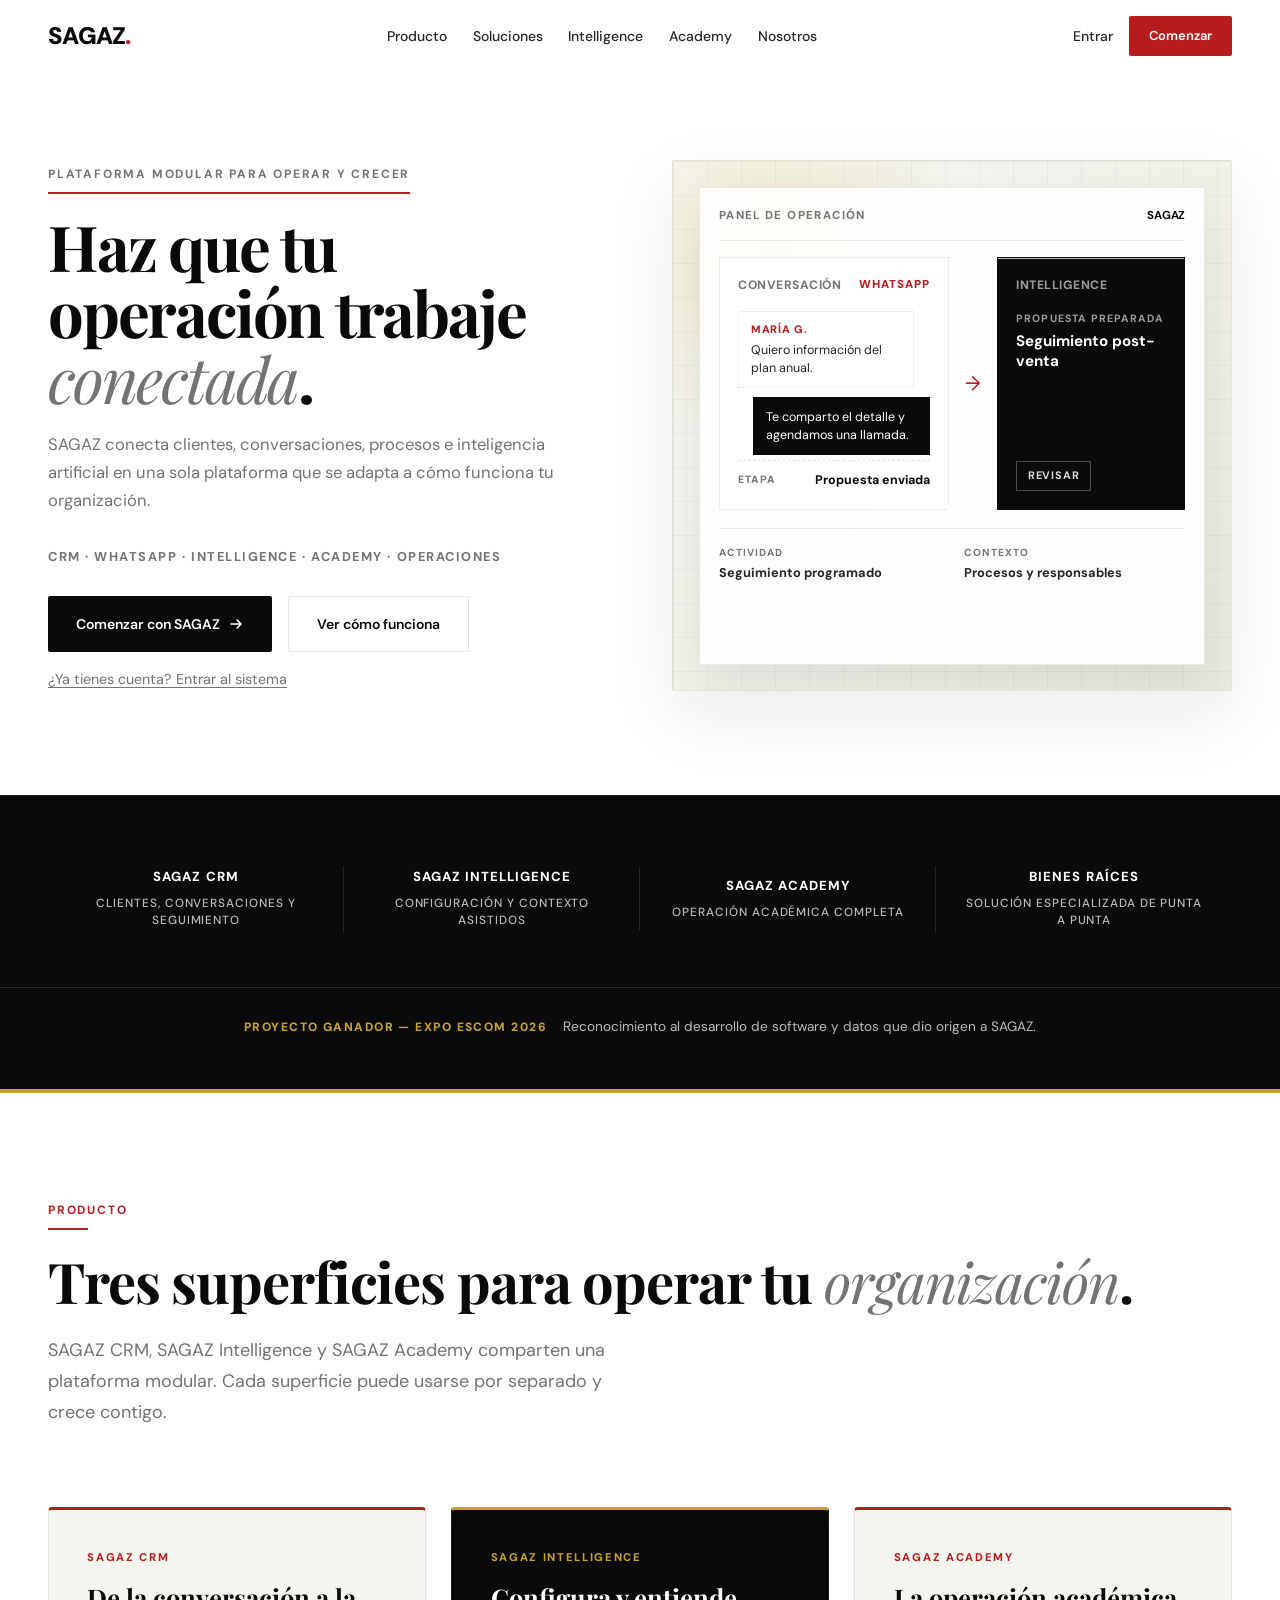
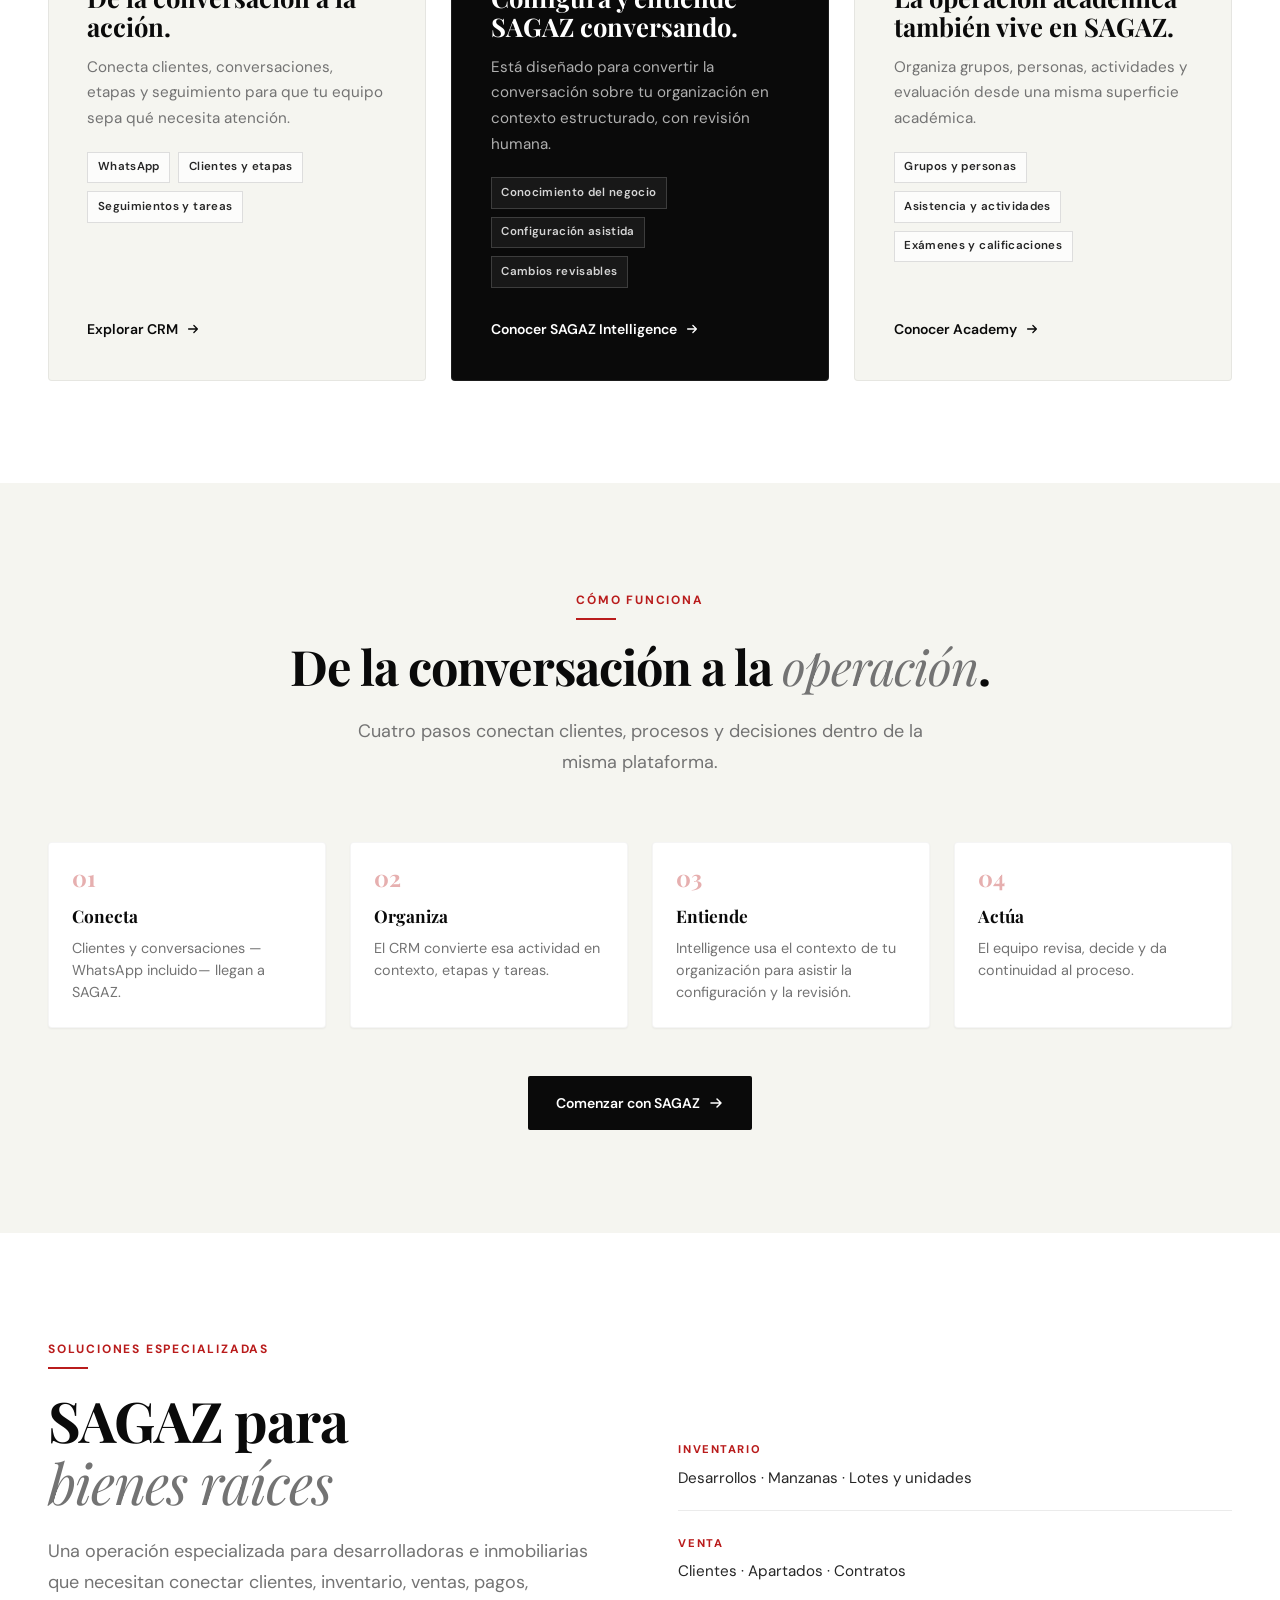
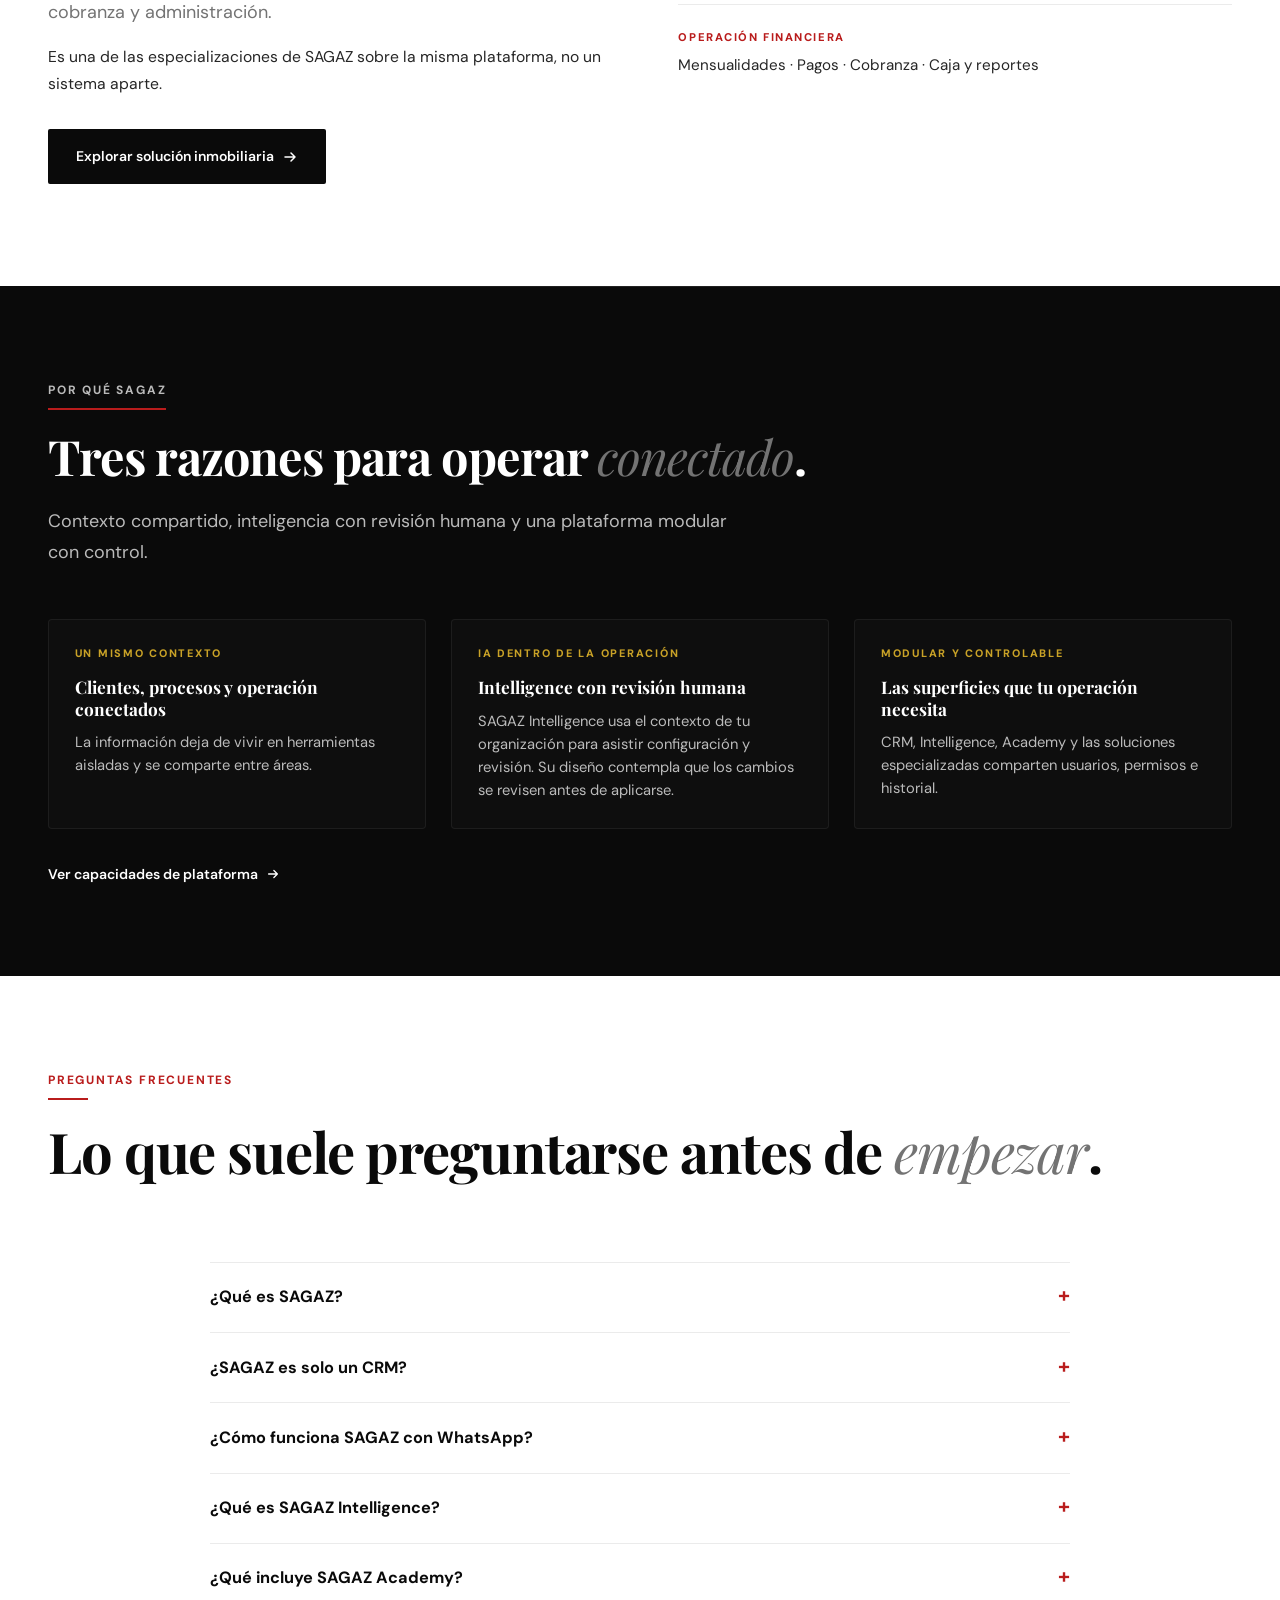
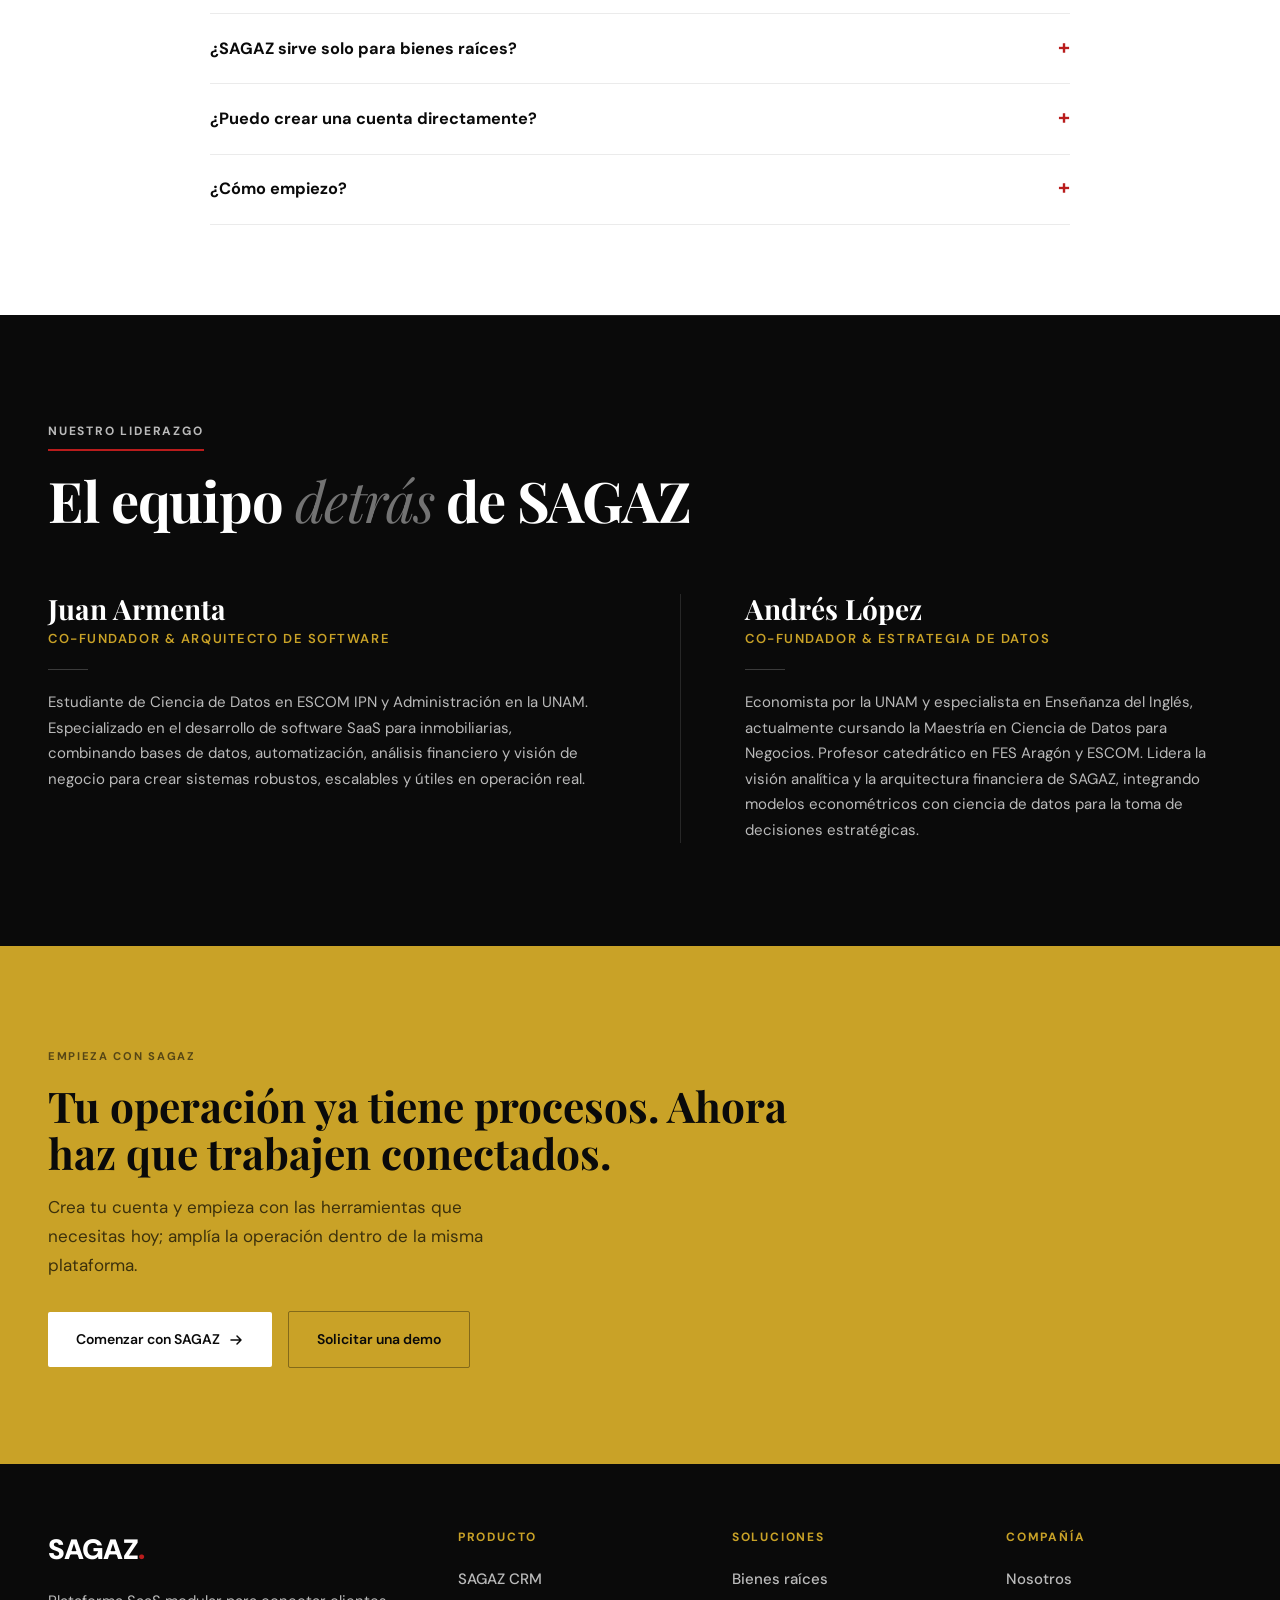
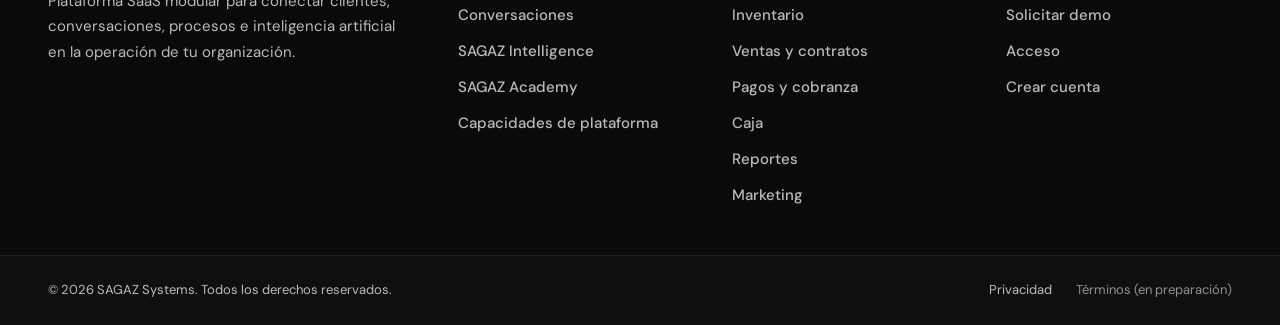
<file: index.html>
<!DOCTYPE html>
<html lang="es-MX">
<head>
    <meta charset="UTF-8">
    <meta name="viewport" content="width=device-width, initial-scale=1.0">
    <meta http-equiv="X-UA-Compatible" content="IE=edge">

    <!-- SEO Core -->
    <title>SAGAZ | Plataforma modular: CRM, Intelligence y operación empresarial</title>
    <meta name="description" content="SAGAZ es una plataforma SaaS modular que conecta clientes, conversaciones, procesos e inteligencia artificial para operar tu organización.">
    <meta name="robots" content="index, follow, max-snippet:160, max-image-preview:large">
    <link rel="canonical" href="https://sagaz.cloud/">

    <!-- Open Graph -->
    <meta property="og:type" content="website">
    <meta property="og:locale" content="es_MX">
    <meta property="og:url" content="https://sagaz.cloud/">
    <meta property="og:title" content="SAGAZ | Plataforma modular para operar organizaciones">
    <meta property="og:description" content="CRM, conversaciones, SAGAZ Intelligence, SAGAZ Academy y soluciones especializadas en una misma plataforma.">
    <meta property="og:image" content="https://sagaz.cloud/assets/img/og-sagaz.jpg">
    <meta property="og:image:width" content="1200">
    <meta property="og:image:height" content="630">
    <meta property="og:image:type" content="image/jpeg">
    <meta property="og:image:alt" content="SAGAZ - Plataforma SaaS modular para operar organizaciones">
    <meta property="og:site_name" content="SAGAZ">

    <!-- Twitter Card -->
    <meta name="twitter:card" content="summary_large_image">
    <meta name="twitter:title" content="SAGAZ | Plataforma modular para operar organizaciones">
    <meta name="twitter:description" content="Conecta clientes, conversaciones, procesos e inteligencia artificial en una sola plataforma.">
    <meta name="twitter:image" content="https://sagaz.cloud/assets/img/og-sagaz.jpg">

    <!-- Favicon -->
    <link rel="icon" type="image/svg+xml" href="favicon.svg?v=2">

    <!-- Preconnect -->
    <link rel="preconnect" href="https://fonts.googleapis.com">
    <link rel="preconnect" href="https://fonts.gstatic.com" crossorigin>

    <!-- Fonts -->
    <link href="https://fonts.googleapis.com/css2?family=Playfair+Display:ital,wght@0,400;0,600;0,700;0,900;1,400&family=DM+Sans:ital,opsz,wght@0,9..40,300;0,9..40,400;0,9..40,500;0,9..40,600;0,9..40,700;1,9..40,400&display=swap" rel="stylesheet">

    <link rel="stylesheet" href="css/styles.css?v=2">
    <noscript>
        <style>.reveal-up, .reveal-fade { opacity: 1; transform: none; }</style>
    </noscript>

    <!-- Schema.org JSON-LD -->
    <script type="application/ld+json">
    {
      "@context": "https://schema.org",
      "@graph": [
        {
          "@type": "Organization",
          "name": "SAGAZ Systems",
          "url": "https://sagaz.cloud",
          "image": "https://sagaz.cloud/assets/img/og-sagaz.jpg",
          "description": "Plataforma SaaS modular para conectar clientes, conversaciones, procesos e inteligencia artificial en la operación de una organización.",
          "sameAs": []
        },
        {
          "@type": "SoftwareApplication",
          "name": "SAGAZ",
          "applicationCategory": "BusinessApplication",
          "operatingSystem": "Web",
          "featureList": "CRM, Clientes y conversaciones, WhatsApp, Funnels y seguimiento, Tareas y coordinación, SAGAZ Intelligence, SAGAZ Academy, Soluciones para bienes raíces, Multiempresa y multisucursal, Usuarios y permisos"
        },
        {
          "@type": "WebSite",
          "url": "https://sagaz.cloud",
          "name": "SAGAZ"
        }
      ]
    }
    </script>
</head>
<body>
    <a href="#main-content" class="skip-link">Saltar al contenido principal</a>

    <header class="navbar" role="banner">
        <div class="container nav-content">
            <a href="index.html" class="logo" aria-label="SAGAZ Inicio">SAGAZ<span class="dot" aria-hidden="true">.</span></a>
            <nav class="nav-links" role="navigation" aria-label="Navegación principal">
                <a href="index.html#productos" class="nav-link">Producto</a>
                <a href="index.html#soluciones" class="nav-link">Soluciones</a>
                <a href="intelligence.html" class="nav-link">Intelligence</a>
                <a href="academy.html" class="nav-link">Academy</a>
                <a href="index.html#equipo" class="nav-link">Nosotros</a>
            </nav>
            <div class="nav-actions">
                <a href="https://app.sagaz.cloud/login" class="nav-link nav-link--login">Entrar</a>
                <a href="https://app.sagaz.cloud/register" class="btn-rojo">Comenzar</a>
                <button class="menu-toggle" aria-label="Abrir menú" aria-expanded="false" aria-controls="mobile-menu">
                    <span class="menu-bar"></span>
                    <span class="menu-bar"></span>
                    <span class="menu-bar"></span>
                </button>
            </div>
        </div>
        <div class="mobile-menu" id="mobile-menu" aria-hidden="true">
            <nav class="mobile-nav" role="navigation" aria-label="Navegación móvil">
                <a href="index.html#productos" class="mobile-nav-link">Producto</a>
                <a href="index.html#soluciones" class="mobile-nav-link">Soluciones</a>
                <a href="intelligence.html" class="mobile-nav-link">Intelligence</a>
                <a href="academy.html" class="mobile-nav-link">Academy</a>
                <a href="index.html#equipo" class="mobile-nav-link">Nosotros</a>
                <a href="https://app.sagaz.cloud/register" class="mobile-nav-link">Comenzar</a>
                <a href="https://app.sagaz.cloud/login" class="mobile-nav-link mobile-nav-link--cta">Entrar al sistema</a>
            </nav>
        </div>
    </header>

    <main id="main-content">
        <!-- Hero -->
        <section class="hero" aria-labelledby="hero-title">
            <div class="container hero-grid">
                <div class="hero-text">
                    <span class="overline reveal-up">Plataforma modular para operar y crecer</span>
                    <h1 id="hero-title" class="hero-title reveal-up" style="--delay: 0.1s">
                        Haz que tu operación trabaje <em>conectada</em>.
                    </h1>
                    <p class="hero-desc reveal-up" style="--delay: 0.2s">
                        SAGAZ conecta clientes, conversaciones, procesos e inteligencia artificial en una sola plataforma que se adapta a cómo funciona tu organización.
                    </p>
                    <p class="hero-chips reveal-up" style="--delay: 0.25s">CRM · WhatsApp · Intelligence · Academy · Operaciones</p>
                    <div class="hero-actions reveal-up" style="--delay: 0.3s">
                        <a href="https://app.sagaz.cloud/register" class="btn-primary">
                            <span>Comenzar con SAGAZ</span>
                            <svg width="16" height="16" viewBox="0 0 16 16" fill="none" aria-hidden="true"><path d="M3 8h10M9 4l4 4-4 4" stroke="currentColor" stroke-width="1.5" stroke-linecap="round" stroke-linejoin="round"/></svg>
                        </a>
                        <a href="#como-funciona" class="btn-ghost">
                            <span>Ver cómo funciona</span>
                        </a>
                    </div>
                    <p class="hero-access reveal-up" style="--delay: 0.35s">
                        <a href="https://app.sagaz.cloud/login">¿Ya tienes cuenta? Entrar al sistema</a>
                    </p>
                </div>
                <div class="hero-visual hero-dashboard hero-platform reveal-fade" style="--delay: 0.4s" aria-hidden="true">
                    <div class="dashboard-shell">
                        <div class="dashboard-topbar">
                            <span>Panel de operación</span>
                            <strong>SAGAZ</strong>
                        </div>
                        <div class="platform-hero-flow">
                            <div class="dashboard-panel platform-panel platform-panel--chat">
                                <div class="panel-heading">
                                    <span>Conversación</span>
                                    <small>WhatsApp</small>
                                </div>
                                <div class="chat-thread">
                                    <div class="chat-bubble chat-bubble--in">
                                        <strong>María G.</strong>
                                        <span>Quiero información del plan anual.</span>
                                    </div>
                                    <div class="chat-bubble chat-bubble--out">
                                        <span>Te comparto el detalle y agendamos una llamada.</span>
                                    </div>
                                </div>
                                <div class="chat-stage">
                                    <span>Etapa</span>
                                    <strong>Propuesta enviada</strong>
                                </div>
                            </div>
                            <div class="platform-hero-link" aria-hidden="true">&rarr;</div>
                            <div class="dashboard-panel platform-panel platform-panel--intel">
                                <div class="panel-heading">
                                    <span>Intelligence</span>
                                </div>
                                <div class="intel-state">
                                    <span class="intel-state__label">Propuesta preparada</span>
                                    <strong>Seguimiento post-venta</strong>
                                </div>
                                <div class="intel-actions">
                                    <span class="intel-chip">Revisar</span>
                                </div>
                            </div>
                        </div>
                        <div class="platform-hero-secondary">
                            <div class="platform-mini">
                                <span>Actividad</span>
                                <strong>Seguimiento programado</strong>
                            </div>
                            <div class="platform-mini">
                                <span>Contexto</span>
                                <strong>Procesos y responsables</strong>
                            </div>
                        </div>
                    </div>
                </div>
            </div>
        </section>

        <!-- Superficies de producto -->
        <section class="stats-bar trust-strip" aria-label="Superficies y reconocimiento de SAGAZ">
            <div class="container stats-grid">
                <a class="stat-item stat-item--link reveal-up" href="crm.html">
                    <span class="stat-number">SAGAZ CRM</span>
                    <span class="stat-label">Clientes, conversaciones y seguimiento</span>
                </a>
                <a class="stat-item stat-item--link reveal-up" href="intelligence.html" style="--delay: 0.1s">
                    <span class="stat-number">SAGAZ Intelligence</span>
                    <span class="stat-label">Configuración y contexto asistidos</span>
                </a>
                <a class="stat-item stat-item--link reveal-up" href="academy.html" style="--delay: 0.2s">
                    <span class="stat-number">SAGAZ Academy</span>
                    <span class="stat-label">Operación académica completa</span>
                </a>
                <a class="stat-item stat-item--link reveal-up" href="bienes-raices.html" style="--delay: 0.3s">
                    <span class="stat-number">Bienes raíces</span>
                    <span class="stat-label">Solución especializada de punta a punta</span>
                </a>
            </div>
            <div class="container trust-credit reveal-up">
                <span class="trust-credit__label">Proyecto ganador — Expo ESCOM 2026</span>
                <span class="trust-credit__copy">Reconocimiento al desarrollo de software y datos que dio origen a SAGAZ.</span>
            </div>
        </section>

        <!-- Products Section -->
        <section id="productos" class="products-section" aria-labelledby="products-title">
            <div class="container">
                <header class="section-header">
                    <span class="overline-red-line reveal-up">Producto</span>
                    <h2 id="products-title" class="section-title reveal-up" style="--delay: 0.1s">
                        Tres superficies para operar tu <em>organización</em>.
                    </h2>
                    <p class="section-desc reveal-up" style="--delay: 0.2s">
                        SAGAZ CRM, SAGAZ Intelligence y SAGAZ Academy comparten una plataforma modular. Cada superficie puede usarse por separado y crece contigo.
                    </p>
                </header>

                <div class="products-grid">
                    <article class="product-card reveal-up">
                        <span class="product-card__kicker">SAGAZ CRM</span>
                        <h3>De la conversación a la acción.</h3>
                        <p>Conecta clientes, conversaciones, etapas y seguimiento para que tu equipo sepa qué necesita atención.</p>
                        <ul class="product-card__caps" aria-label="Capacidades de SAGAZ CRM">
                            <li class="cap-chip">WhatsApp</li>
                            <li class="cap-chip">Clientes y etapas</li>
                            <li class="cap-chip">Seguimientos y tareas</li>
                        </ul>
                        <div class="product-card__cta">
                            <a href="crm.html" class="link-arrow">
                                <span>Explorar CRM</span>
                                <svg width="14" height="14" viewBox="0 0 16 16" fill="none" aria-hidden="true"><path d="M3 8h10M9 4l4 4-4 4" stroke="currentColor" stroke-width="1.5" stroke-linecap="round" stroke-linejoin="round"/></svg>
                            </a>
                        </div>
                    </article>

                    <article class="product-card product-card--dark reveal-up" style="--delay: 0.1s">
                        <span class="product-card__kicker">SAGAZ Intelligence</span>
                        <h3>Configura y entiende SAGAZ conversando.</h3>
                        <p>Está diseñado para convertir la conversación sobre tu organización en contexto estructurado, con revisión humana.</p>
                        <ul class="product-card__caps" aria-label="Capacidades de SAGAZ Intelligence">
                            <li class="cap-chip">Conocimiento del negocio</li>
                            <li class="cap-chip">Configuración asistida</li>
                            <li class="cap-chip">Cambios revisables</li>
                        </ul>
                        <div class="product-card__cta">
                            <a href="intelligence.html" class="link-arrow-light">
                                <span>Conocer SAGAZ Intelligence</span>
                                <svg width="14" height="14" viewBox="0 0 16 16" fill="none" aria-hidden="true"><path d="M3 8h10M9 4l4 4-4 4" stroke="currentColor" stroke-width="1.5" stroke-linecap="round" stroke-linejoin="round"/></svg>
                            </a>
                        </div>
                    </article>

                    <article class="product-card reveal-up" style="--delay: 0.2s">
                        <span class="product-card__kicker">SAGAZ Academy</span>
                        <h3>La operación académica también vive en SAGAZ.</h3>
                        <p>Organiza grupos, personas, actividades y evaluación desde una misma superficie académica.</p>
                        <ul class="product-card__caps" aria-label="Capacidades de SAGAZ Academy">
                            <li class="cap-chip">Grupos y personas</li>
                            <li class="cap-chip">Asistencia y actividades</li>
                            <li class="cap-chip">Exámenes y calificaciones</li>
                        </ul>
                        <div class="product-card__cta">
                            <a href="academy.html" class="link-arrow">
                                <span>Conocer Academy</span>
                                <svg width="14" height="14" viewBox="0 0 16 16" fill="none" aria-hidden="true"><path d="M3 8h10M9 4l4 4-4 4" stroke="currentColor" stroke-width="1.5" stroke-linecap="round" stroke-linejoin="round"/></svg>
                            </a>
                        </div>
                    </article>
                </div>
            </div>
        </section>

        <!-- How It Works Section -->
        <section id="como-funciona" class="flow-section" aria-labelledby="how-title">
            <div class="container">
                <header class="section-header" style="text-align:center; margin-bottom:4rem;">
                    <span class="overline-red-line reveal-up">Cómo funciona</span>
                    <h2 id="how-title" class="section-title reveal-up" style="--delay: 0.1s; margin-left:auto; margin-right:auto;">
                        De la conversación a la <em>operación</em>.
                    </h2>
                    <p class="section-desc reveal-up" style="--delay: 0.2s; margin-left:auto; margin-right:auto; max-width:700px;">
                        Cuatro pasos conectan clientes, procesos y decisiones dentro de la misma plataforma.
                    </p>
                </header>

                <div class="steps-grid">
                    <article class="flow-step reveal-up">
                        <span class="flow-number" aria-hidden="true">01</span>
                        <h3>Conecta</h3>
                        <p>Clientes y conversaciones —WhatsApp incluido— llegan a SAGAZ.</p>
                    </article>
                    <article class="flow-step reveal-up" style="--delay: 0.05s">
                        <span class="flow-number" aria-hidden="true">02</span>
                        <h3>Organiza</h3>
                        <p>El CRM convierte esa actividad en contexto, etapas y tareas.</p>
                    </article>
                    <article class="flow-step reveal-up" style="--delay: 0.1s">
                        <span class="flow-number" aria-hidden="true">03</span>
                        <h3>Entiende</h3>
                        <p>Intelligence usa el contexto de tu organización para asistir la configuración y la revisión.</p>
                    </article>
                    <article class="flow-step reveal-up" style="--delay: 0.15s">
                        <span class="flow-number" aria-hidden="true">04</span>
                        <h3>Actúa</h3>
                        <p>El equipo revisa, decide y da continuidad al proceso.</p>
                    </article>
                </div>

                <div class="steps-cta reveal-up" style="--delay: 0.2s">
                    <a href="https://app.sagaz.cloud/register" class="btn-primary">
                        <span>Comenzar con SAGAZ</span>
                        <svg width="16" height="16" viewBox="0 0 16 16" fill="none" aria-hidden="true"><path d="M3 8h10M9 4l4 4-4 4" stroke="currentColor" stroke-width="1.5" stroke-linecap="round" stroke-linejoin="round"/></svg>
                    </a>
                </div>
            </div>
        </section>

        <!-- Vertical Solutions Section -->
        <section id="soluciones" class="vertical-section" aria-labelledby="vertical-title">
            <div class="container vertical-grid">
                <div class="vertical-text">
                    <span class="overline-red-line reveal-up">Soluciones especializadas</span>
                    <h2 id="vertical-title" class="section-title reveal-up" style="--delay: 0.1s">
                        SAGAZ para <em>bienes raíces</em>
                    </h2>
                    <p class="section-desc reveal-up" style="--delay: 0.2s">
                        Una operación especializada para desarrolladoras e inmobiliarias que necesitan conectar clientes, inventario, ventas, pagos, cobranza y administración.
                    </p>
                    <p class="vertical-note reveal-up" style="--delay: 0.25s">
                        Es una de las especializaciones de SAGAZ sobre la misma plataforma, no un sistema aparte.
                    </p>
                    <a href="bienes-raices.html" class="btn-primary reveal-up" style="--delay: 0.3s">
                        <span>Explorar solución inmobiliaria</span>
                        <svg width="16" height="16" viewBox="0 0 16 16" fill="none" aria-hidden="true"><path d="M3 8h10M9 4l4 4-4 4" stroke="currentColor" stroke-width="1.5" stroke-linecap="round" stroke-linejoin="round"/></svg>
                    </a>
                </div>
                <div class="vertical-groups reveal-up" style="--delay: 0.2s">
                    <div class="vertical-group">
                        <span class="vertical-group__label">Inventario</span>
                        <p class="vertical-group__list">Desarrollos · Manzanas · Lotes y unidades</p>
                    </div>
                    <div class="vertical-group">
                        <span class="vertical-group__label">Venta</span>
                        <p class="vertical-group__list">Clientes · Apartados · Contratos</p>
                    </div>
                    <div class="vertical-group">
                        <span class="vertical-group__label">Operación financiera</span>
                        <p class="vertical-group__list">Mensualidades · Pagos · Cobranza · Caja y reportes</p>
                    </div>
                </div>
            </div>
        </section>

        <!-- Why SAGAZ Section -->
        <section id="plataforma" class="security-section" aria-labelledby="why-title">
            <div class="container">
                <header class="section-header" style="margin-bottom:4rem;">
                    <span class="overline reveal-up" style="border-bottom-color: var(--color-red); color: rgba(255,255,255,0.72);">Por qué SAGAZ</span>
                    <h2 id="why-title" class="section-title text-white reveal-up" style="--delay: 0.1s">
                        Tres razones para operar <em>conectado</em>.
                    </h2>
                    <p class="section-desc reveal-up" style="--delay: 0.2s; color: rgba(255,255,255,0.72); max-width: 680px;">
                        Contexto compartido, inteligencia con revisión humana y una plataforma modular con control.
                    </p>
                </header>

                <div class="security-grid">
                    <article class="security-card reveal-up">
                        <span class="security-kicker">Un mismo contexto</span>
                        <h3 class="text-white">Clientes, procesos y operación conectados</h3>
                        <p class="text-gray">La información deja de vivir en herramientas aisladas y se comparte entre áreas.</p>
                    </article>
                    <article class="security-card reveal-up" style="--delay: 0.1s">
                        <span class="security-kicker">IA dentro de la operación</span>
                        <h3 class="text-white">Intelligence con revisión humana</h3>
                        <p class="text-gray">SAGAZ Intelligence usa el contexto de tu organización para asistir configuración y revisión. Su diseño contempla que los cambios se revisen antes de aplicarse.</p>
                    </article>
                    <article class="security-card reveal-up" style="--delay: 0.2s">
                        <span class="security-kicker">Modular y controlable</span>
                        <h3 class="text-white">Las superficies que tu operación necesita</h3>
                        <p class="text-gray">CRM, Intelligence, Academy y las soluciones especializadas comparten usuarios, permisos e historial.</p>
                    </article>
                </div>

                <div class="security-cta reveal-up" style="--delay: 0.3s">
                    <a href="usuarios.html" class="link-arrow-light">
                        <span>Ver capacidades de plataforma</span>
                        <svg width="14" height="14" viewBox="0 0 16 16" fill="none" aria-hidden="true"><path d="M3 8h10M9 4l4 4-4 4" stroke="currentColor" stroke-width="1.5" stroke-linecap="round" stroke-linejoin="round"/></svg>
                    </a>
                </div>
            </div>
        </section>

        <!-- FAQ Section -->
        <section id="faq" class="faq-section" aria-labelledby="faq-title">
            <div class="container">
                <header class="section-header">
                    <span class="overline-red-line reveal-up">Preguntas frecuentes</span>
                    <h2 id="faq-title" class="section-title reveal-up" style="--delay: 0.1s">
                        Lo que suele preguntarse antes de <em>empezar</em>.
                    </h2>
                </header>

                <div class="faq-list">
                    <details class="faq-item reveal-up">
                        <summary>¿Qué es SAGAZ?</summary>
                        <p>Una plataforma SaaS modular que conecta clientes, conversaciones, procesos e inteligencia artificial. Se organiza en SAGAZ CRM, SAGAZ Intelligence, SAGAZ Academy y soluciones especializadas como bienes raíces.</p>
                    </details>
                    <details class="faq-item reveal-up">
                        <summary>¿SAGAZ es solo un CRM?</summary>
                        <p>No. El CRM es una de sus superficies. Intelligence asiste la configuración y revisión de la operación, Academy cubre la operación académica y bienes raíces es una solución especializada sobre la misma plataforma.</p>
                    </details>
                    <details class="faq-item reveal-up">
                        <summary>¿Cómo funciona SAGAZ con WhatsApp?</summary>
                        <p>WhatsApp forma parte de SAGAZ CRM: los mensajes llegan a la plataforma, se asocian a clientes y alimentan etapas, tareas y seguimiento. El equipo puede intervenir en cualquier momento.</p>
                    </details>
                    <details class="faq-item reveal-up">
                        <summary>¿Qué es SAGAZ Intelligence?</summary>
                        <p>Una superficie para describir cómo funciona tu organización y convertir esa conversación en contexto estructurado. Su diseño contempla que cada cambio se revise antes de aplicarse, y su disponibilidad se gestiona de forma controlada dentro de cada organización.</p>
                    </details>
                    <details class="faq-item reveal-up">
                        <summary>¿Qué incluye SAGAZ Academy?</summary>
                        <p>Grupos, profesores y alumnos, asistencia, actividades y entregas, exámenes, calificaciones, materiales y avisos, además de un portal para el alumno.</p>
                    </details>
                    <details class="faq-item reveal-up">
                        <summary>¿SAGAZ sirve solo para bienes raíces?</summary>
                        <p>No. Bienes raíces es una de las soluciones especializadas: inventario, apartados, ventas, pagos, cobranza y caja. La plataforma también se usa para operación comercial y académica.</p>
                    </details>
                    <details class="faq-item reveal-up">
                        <summary>¿Puedo crear una cuenta directamente?</summary>
                        <p>Sí. Puedes crear tu cuenta desde "Comenzar con SAGAZ" y explorar la plataforma. Si prefieres una revisión guiada, solicita una demo y la coordinamos de forma manual.</p>
                    </details>
                    <details class="faq-item reveal-up">
                        <summary>¿Cómo empiezo?</summary>
                        <p>Crea tu cuenta o solicita una demo. Si ya tienes acceso, entra al sistema con tu correo desde "Entrar".</p>
                    </details>
                </div>
            </div>
        </section>

        <!-- Team Section -->
        <section id="equipo" class="about" aria-labelledby="about-title">
            <div class="container">
                <header class="section-header">
                    <span class="overline reveal-up">Nuestro Liderazgo</span>
                    <h2 id="about-title" class="section-title text-white team-title reveal-up" style="--delay: 0.1s">
                        El equipo <em>detrás</em> de SAGAZ
                    </h2>
                </header>

                <div class="team-profiles-grid">
                    <article class="team-profile reveal-up">
                        <div class="profile-header">
                            <h3 class="text-white">Juan Armenta</h3>
                            <span class="role">Co-Fundador & Arquitecto de Software</span>
                        </div>
                        <div class="profile-line" aria-hidden="true"></div>
                        <p class="text-gray">Estudiante de Ciencia de Datos en ESCOM IPN y Administración en la UNAM.
Especializado en el desarrollo de software SaaS para inmobiliarias, combinando bases de datos, automatización, análisis financiero y visión de negocio para crear sistemas robustos, escalables y útiles en operación real.</p>
                    </article>

                    <article class="team-profile team-border reveal-up" style="--delay: 0.15s">
                        <div class="profile-header">
                            <h3 class="text-white">Andrés López</h3>
                            <span class="role">Co-Fundador & Estrategia de Datos</span>
                        </div>
                        <div class="profile-line" aria-hidden="true"></div>
                        <p class="text-gray">Economista por la UNAM y especialista en Enseñanza del Inglés, actualmente cursando la Maestría en Ciencia de Datos para Negocios. Profesor catedrático en FES Aragón y ESCOM. Lidera la visión analítica y la arquitectura financiera de SAGAZ, integrando modelos econométricos con ciencia de datos para la toma de decisiones estratégicas.</p>
                    </article>
                </div>
            </div>
        </section>

        <!-- CTA Section -->
        <section class="cta-section" aria-labelledby="cta-title">
            <div class="container cta-grid">
                <div class="cta-content reveal-up">
                    <span class="overline-black">Empieza con SAGAZ</span>
                    <h2 id="cta-title" class="cta-title">Tu operación ya tiene procesos. Ahora haz que trabajen conectados.</h2>
                    <p class="cta-desc">Crea tu cuenta y empieza con las herramientas que necesitas hoy; amplía la operación dentro de la misma plataforma.</p>
                    <div class="cta-actions">
                        <a href="https://app.sagaz.cloud/register" class="btn-primary btn-primary--light">
                            <span>Comenzar con SAGAZ</span>
                            <svg width="16" height="16" viewBox="0 0 16 16" fill="none" aria-hidden="true"><path d="M3 8h10M9 4l4 4-4 4" stroke="currentColor" stroke-width="1.5" stroke-linecap="round" stroke-linejoin="round"/></svg>
                        </a>
                        <a href="demo.html" class="btn-ghost cta-ghost">
                            <span>Solicitar una demo</span>
                        </a>
                    </div>
                </div>
                <div class="cta-visual reveal-fade" aria-hidden="true">
                    <div class="cta-pattern"></div>
                </div>
            </div>
        </section>
    </main>

    <!-- Footer -->
    <footer class="footer" role="contentinfo">
        <div class="container footer-grid footer-grid--wide">
            <div class="footer-brand">
                <a href="index.html" class="logo-footer" aria-label="SAGAZ Inicio">SAGAZ<span aria-hidden="true">.</span></a>
                <p class="footer-tagline">Plataforma SaaS modular para conectar clientes, conversaciones, procesos e inteligencia artificial en la operación de tu organización.</p>
            </div>
            <div class="footer-links-col">
                <h4>Producto</h4>
                <nav aria-label="Enlaces de producto">
                    <a href="crm.html">SAGAZ CRM</a>
                    <a href="conversaciones.html">Conversaciones</a>
                    <a href="intelligence.html">SAGAZ Intelligence</a>
                    <a href="academy.html">SAGAZ Academy</a>
                    <a href="usuarios.html">Capacidades de plataforma</a>
                </nav>
            </div>
            <div class="footer-links-col">
                <h4>Soluciones</h4>
                <nav aria-label="Enlaces de soluciones">
                    <a href="bienes-raices.html">Bienes raíces</a>
                    <a href="inventario.html">Inventario</a>
                    <a href="ventas.html">Ventas y contratos</a>
                    <a href="financiero.html">Pagos y cobranza</a>
                    <a href="caja.html">Caja</a>
                    <a href="reportes.html">Reportes</a>
                    <a href="marketing.html">Marketing</a>
                </nav>
            </div>
            <div class="footer-links-col">
                <h4>Compañía</h4>
                <nav aria-label="Enlaces de compañía">
                    <a href="index.html#equipo">Nosotros</a>
                    <a href="demo.html">Solicitar demo</a>
                    <a href="https://app.sagaz.cloud/login">Acceso</a>
                    <a href="https://app.sagaz.cloud/register">Crear cuenta</a>
                </nav>
            </div>
        </div>
        <div class="footer-bottom">
            <div class="container footer-bottom-inner">
                <p>&copy; 2026 SAGAZ Systems. Todos los derechos reservados.</p>
                <nav class="footer-legal" aria-label="Legal">
                    <a href="politica-de-privacidad.html">Privacidad</a>
                    <span class="footer-legal-pending" title="Documento en preparación">Términos (en preparación)</span>
                </nav>
            </div>
        </div>
    </footer>

    <script src="js/main.js?v=2"></script>
</body>
</html>
</file>
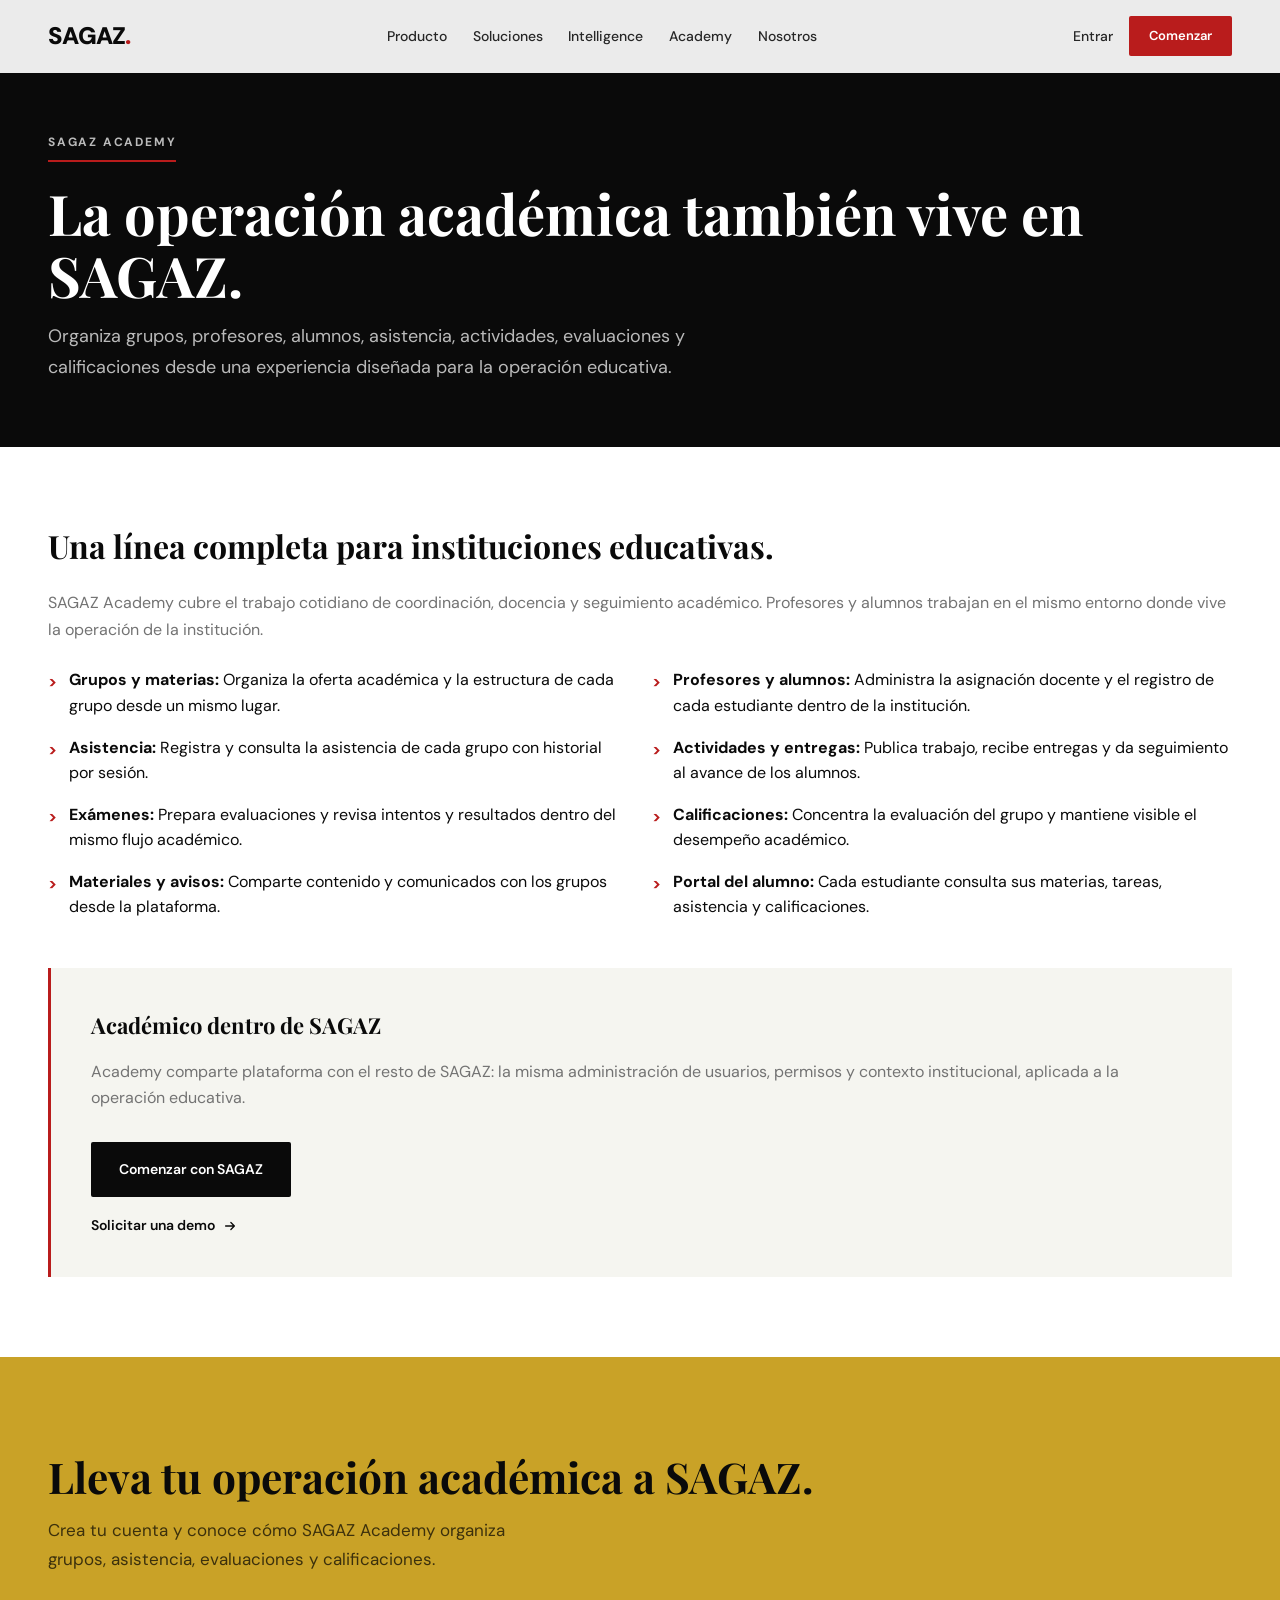
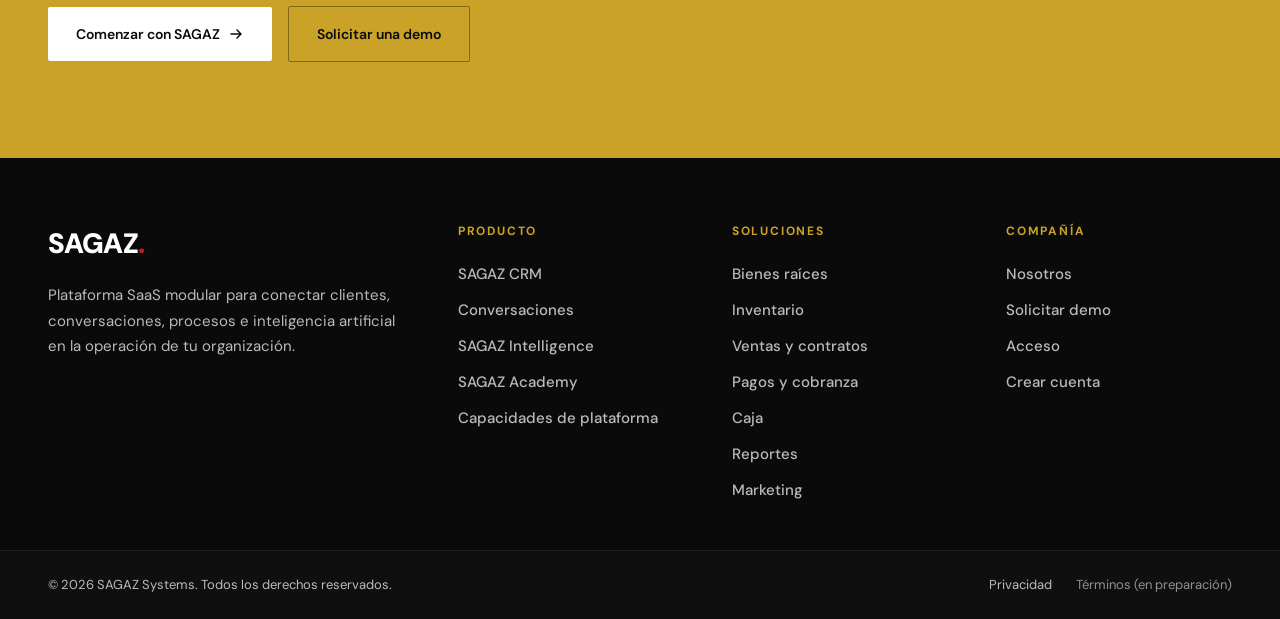
<file: academy.html>
<!DOCTYPE html>
<html lang="es-MX">
<head>
    <meta charset="UTF-8">
    <meta name="viewport" content="width=device-width, initial-scale=1.0">
    <meta http-equiv="X-UA-Compatible" content="IE=edge">

    <!-- SEO Core -->
    <title>SAGAZ Academy | Operación académica conectada</title>
    <meta name="description" content="SAGAZ Academy organiza grupos, profesores, alumnos, asistencia, actividades, exámenes y calificaciones en una misma plataforma.">
    <meta name="robots" content="index, follow, max-snippet:160, max-image-preview:large">
    <link rel="canonical" href="https://sagaz.cloud/academy.html">

    <!-- Open Graph -->
    <meta property="og:type" content="website">
    <meta property="og:locale" content="es_MX">
    <meta property="og:url" content="https://sagaz.cloud/academy.html">
    <meta property="og:title" content="SAGAZ Academy | Operación académica conectada">
    <meta property="og:description" content="Grupos, asistencia, actividades, exámenes y calificaciones en una experiencia diseñada para la operación educativa.">
    <meta property="og:image" content="https://sagaz.cloud/assets/img/og-sagaz.jpg">
    <meta property="og:image:width" content="1200">
    <meta property="og:image:height" content="630">
    <meta property="og:image:type" content="image/jpeg">
    <meta property="og:image:alt" content="SAGAZ Academy - Operación académica conectada">
    <meta property="og:site_name" content="SAGAZ">

    <!-- Twitter Card -->
    <meta name="twitter:card" content="summary_large_image">
    <meta name="twitter:title" content="SAGAZ Academy | Operación académica conectada">
    <meta name="twitter:description" content="La operación académica también vive en SAGAZ.">
    <meta name="twitter:image" content="https://sagaz.cloud/assets/img/og-sagaz.jpg">

    <!-- Favicon -->
    <link rel="icon" type="image/svg+xml" href="favicon.svg?v=2">

    <!-- Preconnect -->
    <link rel="preconnect" href="https://fonts.googleapis.com">
    <link rel="preconnect" href="https://fonts.gstatic.com" crossorigin>

    <!-- Fonts -->
    <link href="https://fonts.googleapis.com/css2?family=Playfair+Display:ital,wght@0,400;0,600;0,700;0,900;1,400&family=DM+Sans:ital,opsz,wght@0,9..40,300;0,9..40,400;0,9..40,500;0,9..40,600;0,9..40,700;1,9..40,400&display=swap" rel="stylesheet">

    <link rel="stylesheet" href="css/styles.css?v=2">
    <noscript>
        <style>.reveal-up, .reveal-fade { opacity: 1; transform: none; }</style>
    </noscript>
    <script type="application/ld+json">{"@context":"https://schema.org","@type":"WebPage","name":"SAGAZ Academy | Operación académica conectada","description":"SAGAZ Academy organiza grupos, profesores, alumnos, asistencia, actividades, exámenes y calificaciones en una misma plataforma.","url":"https://sagaz.cloud/academy.html"}</script>
</head>
<body>
    <a href="#main-content" class="skip-link">Saltar al contenido principal</a>

    <header class="navbar" role="banner">
        <div class="container nav-content">
            <a href="index.html" class="logo" aria-label="SAGAZ Inicio">SAGAZ<span class="dot" aria-hidden="true">.</span></a>
            <nav class="nav-links" role="navigation" aria-label="Navegación principal">
                <a href="index.html#productos" class="nav-link">Producto</a>
                <a href="index.html#soluciones" class="nav-link">Soluciones</a>
                <a href="intelligence.html" class="nav-link">Intelligence</a>
                <a href="academy.html" class="nav-link">Academy</a>
                <a href="index.html#equipo" class="nav-link">Nosotros</a>
            </nav>
            <div class="nav-actions">
                <a href="https://app.sagaz.cloud/login" class="nav-link nav-link--login">Entrar</a>
                <a href="https://app.sagaz.cloud/register" class="btn-rojo">Comenzar</a>
                <button class="menu-toggle" aria-label="Abrir menú" aria-expanded="false" aria-controls="mobile-menu">
                    <span class="menu-bar"></span>
                    <span class="menu-bar"></span>
                    <span class="menu-bar"></span>
                </button>
            </div>
        </div>
        <div class="mobile-menu" id="mobile-menu" aria-hidden="true">
            <nav class="mobile-nav" role="navigation" aria-label="Navegación móvil">
                <a href="index.html#productos" class="mobile-nav-link">Producto</a>
                <a href="index.html#soluciones" class="mobile-nav-link">Soluciones</a>
                <a href="intelligence.html" class="mobile-nav-link">Intelligence</a>
                <a href="academy.html" class="mobile-nav-link">Academy</a>
                <a href="index.html#equipo" class="mobile-nav-link">Nosotros</a>
                <a href="https://app.sagaz.cloud/register" class="mobile-nav-link">Comenzar</a>
                <a href="https://app.sagaz.cloud/login" class="mobile-nav-link mobile-nav-link--cta">Entrar al sistema</a>
            </nav>
        </div>
    </header>

    <main id="main-content">
        <section class="internal-hero" aria-labelledby="academy-title">
            <div class="container internal-hero-content">
                <span class="overline">SAGAZ Academy</span>
                <h1 id="academy-title" class="internal-title">La operación académica también vive en SAGAZ.</h1>
                <p class="internal-desc">Organiza grupos, profesores, alumnos, asistencia, actividades, evaluaciones y calificaciones desde una experiencia diseñada para la operación educativa.</p>
            </div>
        </section>

        <section class="module-section" aria-labelledby="academy-features">
            <div class="container module-grid">
                <div class="module-text">
                    <h2 id="academy-features">Una línea completa para instituciones educativas.</h2>
                    <p>SAGAZ Academy cubre el trabajo cotidiano de coordinación, docencia y seguimiento académico. Profesores y alumnos trabajan en el mismo entorno donde vive la operación de la institución.</p>
                    <ul class="feature-list feature-list--two">
                        <li>
                            <span class="feature-icon" aria-hidden="true">&gt;</span>
                            <span><strong>Grupos y materias:</strong> Organiza la oferta académica y la estructura de cada grupo desde un mismo lugar.</span>
                        </li>
                        <li>
                            <span class="feature-icon" aria-hidden="true">&gt;</span>
                            <span><strong>Profesores y alumnos:</strong> Administra la asignación docente y el registro de cada estudiante dentro de la institución.</span>
                        </li>
                        <li>
                            <span class="feature-icon" aria-hidden="true">&gt;</span>
                            <span><strong>Asistencia:</strong> Registra y consulta la asistencia de cada grupo con historial por sesión.</span>
                        </li>
                        <li>
                            <span class="feature-icon" aria-hidden="true">&gt;</span>
                            <span><strong>Actividades y entregas:</strong> Publica trabajo, recibe entregas y da seguimiento al avance de los alumnos.</span>
                        </li>
                        <li>
                            <span class="feature-icon" aria-hidden="true">&gt;</span>
                            <span><strong>Exámenes:</strong> Prepara evaluaciones y revisa intentos y resultados dentro del mismo flujo académico.</span>
                        </li>
                        <li>
                            <span class="feature-icon" aria-hidden="true">&gt;</span>
                            <span><strong>Calificaciones:</strong> Concentra la evaluación del grupo y mantiene visible el desempeño académico.</span>
                        </li>
                        <li>
                            <span class="feature-icon" aria-hidden="true">&gt;</span>
                            <span><strong>Materiales y avisos:</strong> Comparte contenido y comunicados con los grupos desde la plataforma.</span>
                        </li>
                        <li>
                            <span class="feature-icon" aria-hidden="true">&gt;</span>
                            <span><strong>Portal del alumno:</strong> Cada estudiante consulta sus materias, tareas, asistencia y calificaciones.</span>
                        </li>
                    </ul>
                </div>
                <aside class="module-sidebar">
                    <h3>Académico dentro de SAGAZ</h3>
                    <p>Academy comparte plataforma con el resto de SAGAZ: la misma administración de usuarios, permisos y contexto institucional, aplicada a la operación educativa.</p>
                    <div class="module-sidebar-actions">
                        <a href="https://app.sagaz.cloud/register" class="btn-primary">Comenzar con SAGAZ</a>
                        <a href="demo.html" class="link-arrow">
                            <span>Solicitar una demo</span>
                            <svg width="14" height="14" viewBox="0 0 16 16" fill="none" aria-hidden="true"><path d="M3 8h10M9 4l4 4-4 4" stroke="currentColor" stroke-width="1.5" stroke-linecap="round" stroke-linejoin="round"/></svg>
                        </a>
                    </div>
                </aside>
            </div>
        </section>

        <section class="cta-section" aria-labelledby="academy-cta">
            <div class="container cta-grid">
                <div class="cta-content reveal-up">
                    <h2 id="academy-cta" class="cta-title">Lleva tu operación académica a SAGAZ.</h2>
                    <p class="cta-desc">Crea tu cuenta y conoce cómo SAGAZ Academy organiza grupos, asistencia, evaluaciones y calificaciones.</p>
                    <div class="cta-actions">
                        <a href="https://app.sagaz.cloud/register" class="btn-primary btn-primary--light">
                            <span>Comenzar con SAGAZ</span>
                            <svg width="16" height="16" viewBox="0 0 16 16" fill="none" aria-hidden="true"><path d="M3 8h10M9 4l4 4-4 4" stroke="currentColor" stroke-width="1.5" stroke-linecap="round" stroke-linejoin="round"/></svg>
                        </a>
                        <a href="demo.html" class="btn-ghost cta-ghost">
                            <span>Solicitar una demo</span>
                        </a>
                    </div>
                </div>
                <div class="cta-visual reveal-fade" aria-hidden="true">
                    <div class="cta-pattern"></div>
                </div>
            </div>
        </section>
    </main>

    <footer class="footer" role="contentinfo">
        <div class="container footer-grid footer-grid--wide">
            <div class="footer-brand">
                <a href="index.html" class="logo-footer" aria-label="SAGAZ Inicio">SAGAZ<span aria-hidden="true">.</span></a>
                <p class="footer-tagline">Plataforma SaaS modular para conectar clientes, conversaciones, procesos e inteligencia artificial en la operación de tu organización.</p>
            </div>
            <div class="footer-links-col">
                <h4>Producto</h4>
                <nav aria-label="Enlaces de producto">
                    <a href="crm.html">SAGAZ CRM</a>
                    <a href="conversaciones.html">Conversaciones</a>
                    <a href="intelligence.html">SAGAZ Intelligence</a>
                    <a href="academy.html">SAGAZ Academy</a>
                    <a href="usuarios.html">Capacidades de plataforma</a>
                </nav>
            </div>
            <div class="footer-links-col">
                <h4>Soluciones</h4>
                <nav aria-label="Enlaces de soluciones">
                    <a href="bienes-raices.html">Bienes raíces</a>
                    <a href="inventario.html">Inventario</a>
                    <a href="ventas.html">Ventas y contratos</a>
                    <a href="financiero.html">Pagos y cobranza</a>
                    <a href="caja.html">Caja</a>
                    <a href="reportes.html">Reportes</a>
                    <a href="marketing.html">Marketing</a>
                </nav>
            </div>
            <div class="footer-links-col">
                <h4>Compañía</h4>
                <nav aria-label="Enlaces de compañía">
                    <a href="index.html#equipo">Nosotros</a>
                    <a href="demo.html">Solicitar demo</a>
                    <a href="https://app.sagaz.cloud/login">Acceso</a>
                    <a href="https://app.sagaz.cloud/register">Crear cuenta</a>
                </nav>
            </div>
        </div>
        <div class="footer-bottom">
            <div class="container footer-bottom-inner">
                <p>&copy; 2026 SAGAZ Systems. Todos los derechos reservados.</p>
                <nav class="footer-legal" aria-label="Legal">
                    <a href="politica-de-privacidad.html">Privacidad</a>
                    <span class="footer-legal-pending" title="Documento en preparación">Términos (en preparación)</span>
                </nav>
            </div>
        </div>
    </footer>

    <script src="js/main.js?v=2"></script>
</body>
</html>
</file>
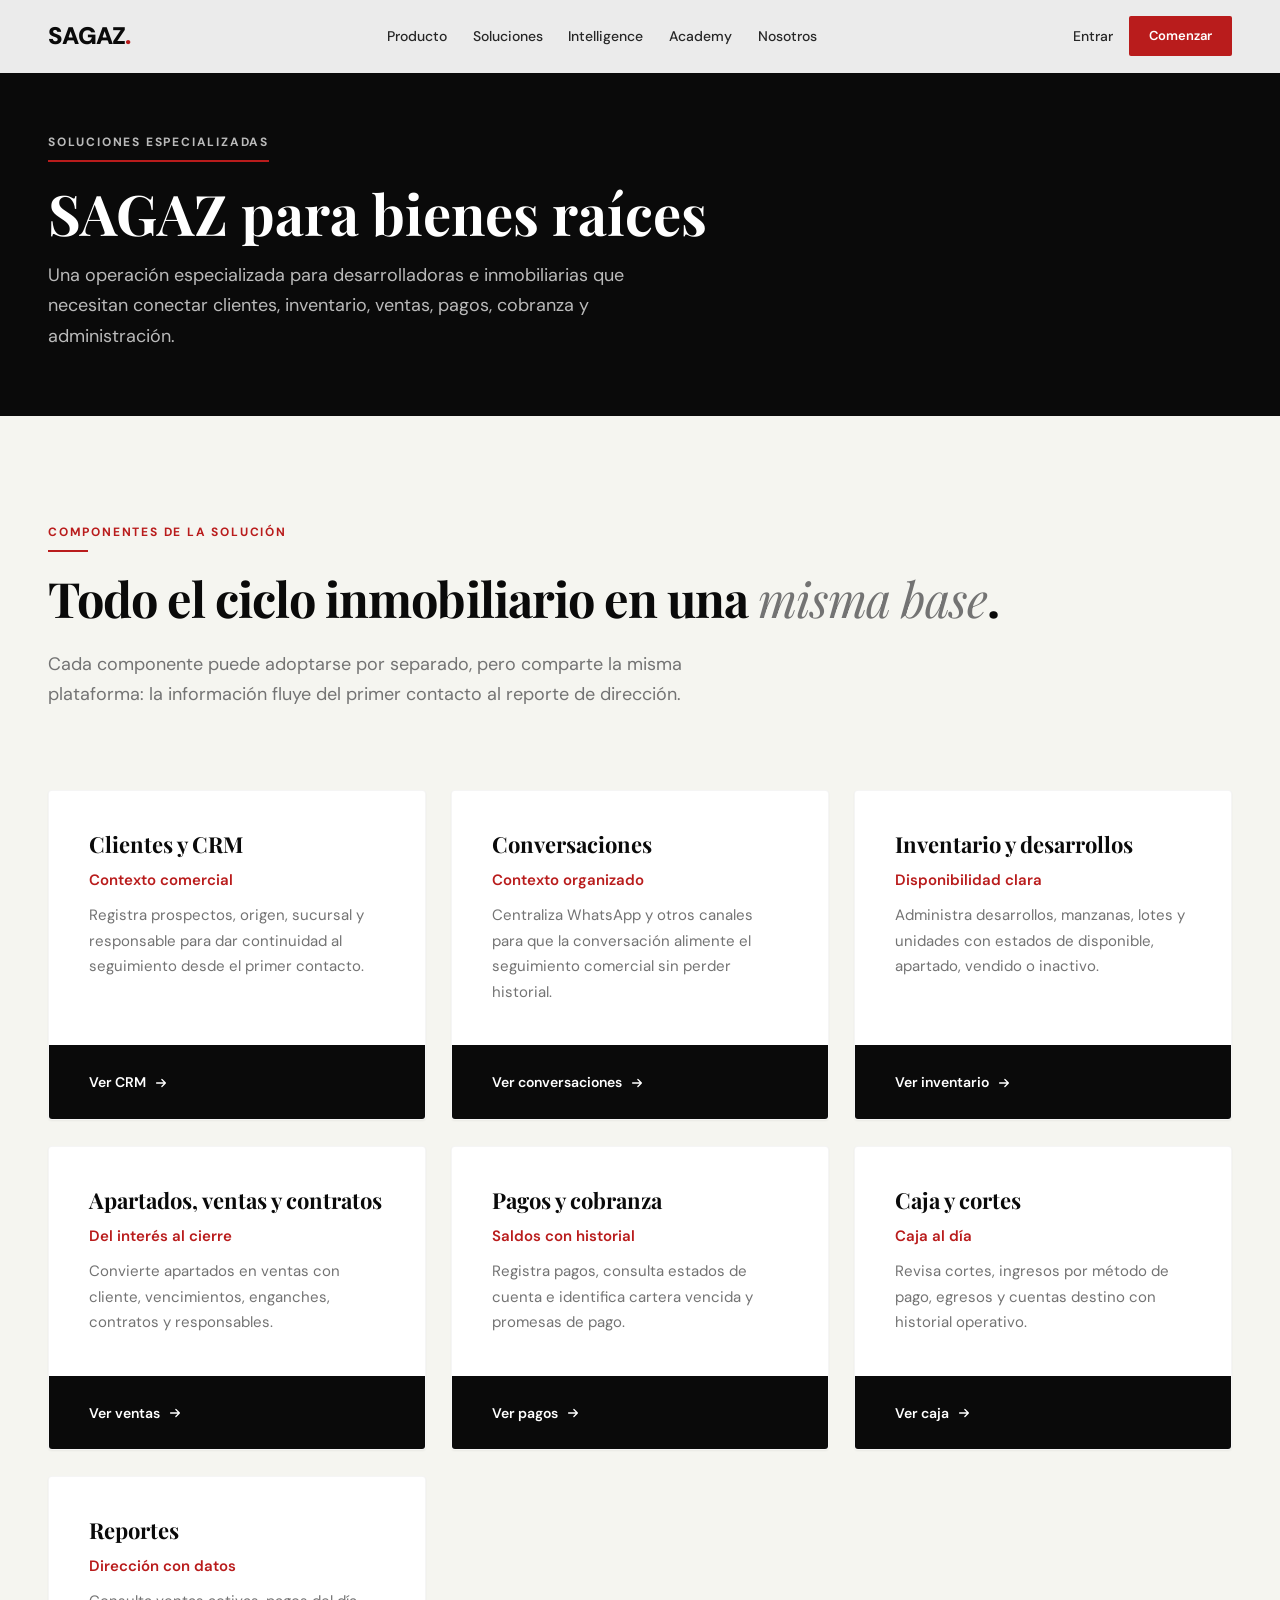
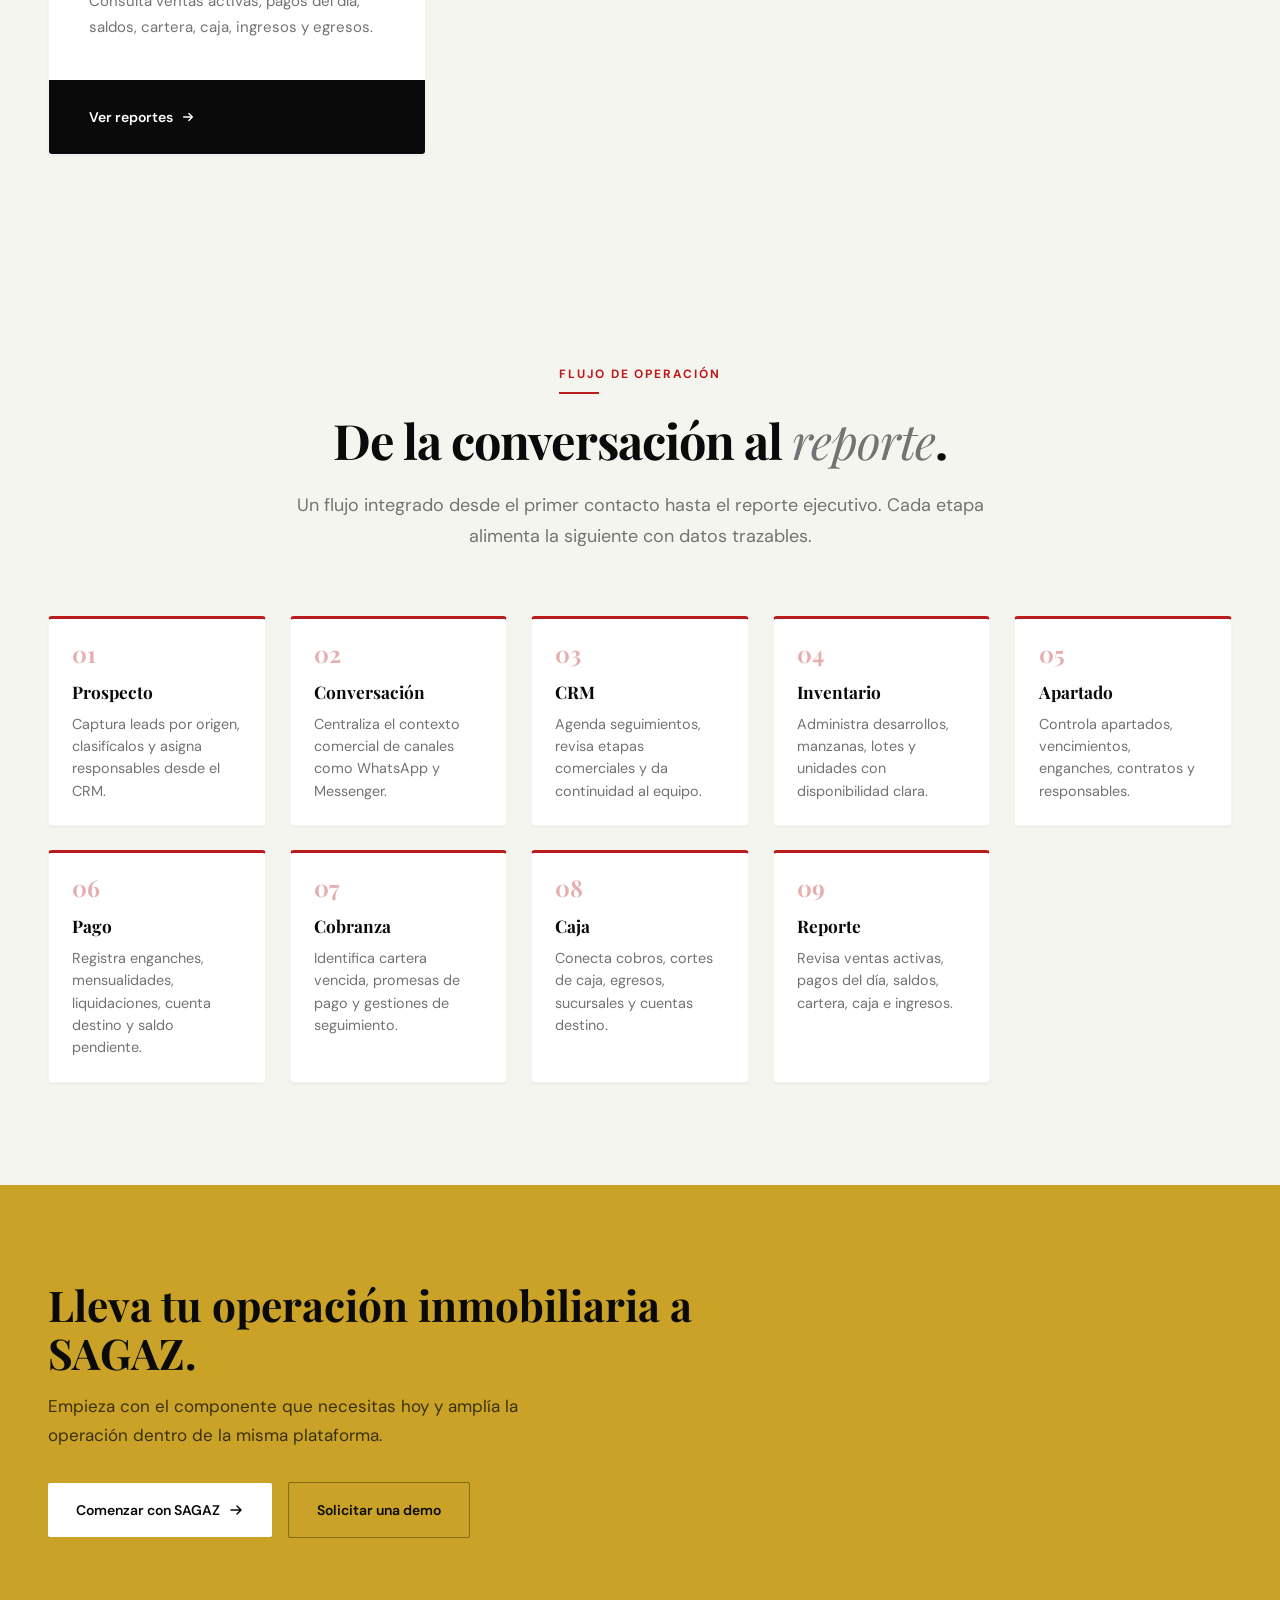
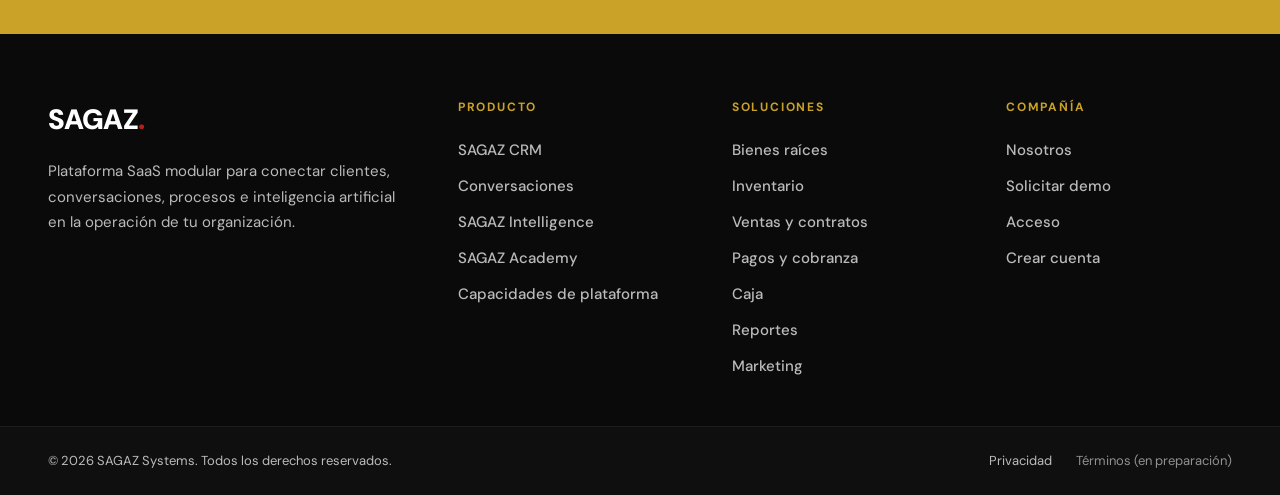
<file: bienes-raices.html>
<!DOCTYPE html>
<html lang="es-MX">
<head>
    <meta charset="UTF-8">
    <meta name="viewport" content="width=device-width, initial-scale=1.0">
    <meta http-equiv="X-UA-Compatible" content="IE=edge">

    <!-- SEO Core -->
    <title>SAGAZ para bienes raíces | Operación inmobiliaria conectada</title>
    <meta name="description" content="Solución de SAGAZ para desarrolladoras e inmobiliarias: clientes, inventario, apartados, ventas, pagos, cobranza, caja y reportes en una misma plataforma.">
    <meta name="robots" content="index, follow, max-snippet:160, max-image-preview:large">
    <link rel="canonical" href="https://sagaz.cloud/bienes-raices.html">

    <!-- Open Graph -->
    <meta property="og:type" content="website">
    <meta property="og:locale" content="es_MX">
    <meta property="og:url" content="https://sagaz.cloud/bienes-raices.html">
    <meta property="og:title" content="SAGAZ para bienes raíces | Operación inmobiliaria conectada">
    <meta property="og:description" content="Clientes, inventario, ventas, pagos, cobranza y administración para desarrolladoras e inmobiliarias.">
    <meta property="og:image" content="https://sagaz.cloud/assets/img/og-sagaz.jpg">
    <meta property="og:image:width" content="1200">
    <meta property="og:image:height" content="630">
    <meta property="og:image:type" content="image/jpeg">
    <meta property="og:image:alt" content="SAGAZ para bienes raíces - Operación inmobiliaria conectada">
    <meta property="og:site_name" content="SAGAZ">

    <!-- Twitter Card -->
    <meta name="twitter:card" content="summary_large_image">
    <meta name="twitter:title" content="SAGAZ para bienes raíces | Operación inmobiliaria conectada">
    <meta name="twitter:description" content="Una operación especializada para desarrolladoras e inmobiliarias, sobre la misma plataforma de SAGAZ.">
    <meta name="twitter:image" content="https://sagaz.cloud/assets/img/og-sagaz.jpg">

    <!-- Favicon -->
    <link rel="icon" type="image/svg+xml" href="favicon.svg?v=2">

    <!-- Preconnect -->
    <link rel="preconnect" href="https://fonts.googleapis.com">
    <link rel="preconnect" href="https://fonts.gstatic.com" crossorigin>

    <!-- Fonts -->
    <link href="https://fonts.googleapis.com/css2?family=Playfair+Display:ital,wght@0,400;0,600;0,700;0,900;1,400&family=DM+Sans:ital,opsz,wght@0,9..40,300;0,9..40,400;0,9..40,500;0,9..40,600;0,9..40,700;1,9..40,400&display=swap" rel="stylesheet">

    <link rel="stylesheet" href="css/styles.css?v=2">
    <noscript>
        <style>.reveal-up, .reveal-fade { opacity: 1; transform: none; }</style>
    </noscript>
    <script type="application/ld+json">{"@context":"https://schema.org","@type":"WebPage","name":"SAGAZ para bienes raíces | Operación inmobiliaria conectada","description":"Solución de SAGAZ para desarrolladoras e inmobiliarias: clientes, inventario, apartados, ventas, pagos, cobranza, caja y reportes en una misma plataforma.","url":"https://sagaz.cloud/bienes-raices.html"}</script>
</head>
<body>
    <a href="#main-content" class="skip-link">Saltar al contenido principal</a>

    <header class="navbar" role="banner">
        <div class="container nav-content">
            <a href="index.html" class="logo" aria-label="SAGAZ Inicio">SAGAZ<span class="dot" aria-hidden="true">.</span></a>
            <nav class="nav-links" role="navigation" aria-label="Navegación principal">
                <a href="index.html#productos" class="nav-link">Producto</a>
                <a href="index.html#soluciones" class="nav-link">Soluciones</a>
                <a href="intelligence.html" class="nav-link">Intelligence</a>
                <a href="academy.html" class="nav-link">Academy</a>
                <a href="index.html#equipo" class="nav-link">Nosotros</a>
            </nav>
            <div class="nav-actions">
                <a href="https://app.sagaz.cloud/login" class="nav-link nav-link--login">Entrar</a>
                <a href="https://app.sagaz.cloud/register" class="btn-rojo">Comenzar</a>
                <button class="menu-toggle" aria-label="Abrir menú" aria-expanded="false" aria-controls="mobile-menu">
                    <span class="menu-bar"></span>
                    <span class="menu-bar"></span>
                    <span class="menu-bar"></span>
                </button>
            </div>
        </div>
        <div class="mobile-menu" id="mobile-menu" aria-hidden="true">
            <nav class="mobile-nav" role="navigation" aria-label="Navegación móvil">
                <a href="index.html#productos" class="mobile-nav-link">Producto</a>
                <a href="index.html#soluciones" class="mobile-nav-link">Soluciones</a>
                <a href="intelligence.html" class="mobile-nav-link">Intelligence</a>
                <a href="academy.html" class="mobile-nav-link">Academy</a>
                <a href="index.html#equipo" class="mobile-nav-link">Nosotros</a>
                <a href="https://app.sagaz.cloud/register" class="mobile-nav-link">Comenzar</a>
                <a href="https://app.sagaz.cloud/login" class="mobile-nav-link mobile-nav-link--cta">Entrar al sistema</a>
            </nav>
        </div>
    </header>

    <main id="main-content">
        <section class="internal-hero" aria-labelledby="vertical-title">
            <div class="container internal-hero-content">
                <span class="overline">Soluciones especializadas</span>
                <h1 id="vertical-title" class="internal-title">SAGAZ para bienes raíces</h1>
                <p class="internal-desc">Una operación especializada para desarrolladoras e inmobiliarias que necesitan conectar clientes, inventario, ventas, pagos, cobranza y administración.</p>
            </div>
        </section>

        <section class="modules" aria-labelledby="vertical-components">
            <div class="container">
                <header class="section-header">
                    <span class="overline-red-line reveal-up">Componentes de la solución</span>
                    <h2 id="vertical-components" class="section-title reveal-up" style="--delay: 0.1s">
                        Todo el ciclo inmobiliario en una <em>misma base</em>.
                    </h2>
                    <p class="section-desc reveal-up" style="--delay: 0.2s">
                        Cada componente puede adoptarse por separado, pero comparte la misma plataforma: la información fluye del primer contacto al reporte de dirección.
                    </p>
                </header>

                <div class="cards-grid">
                    <article class="br-card reveal-up">
                        <div class="br-card-body">
                            <h3>Clientes y CRM</h3>
                            <strong>Contexto comercial</strong>
                            <p>Registra prospectos, origen, sucursal y responsable para dar continuidad al seguimiento desde el primer contacto.</p>
                        </div>
                        <div class="br-card-footer">
                            <a href="crm.html" class="link-arrow-light">
                                <span>Ver CRM</span>
                                <svg width="14" height="14" viewBox="0 0 16 16" fill="none" aria-hidden="true"><path d="M3 8h10M9 4l4 4-4 4" stroke="currentColor" stroke-width="1.5" stroke-linecap="round" stroke-linejoin="round"/></svg>
                            </a>
                        </div>
                    </article>

                    <article class="br-card reveal-up" style="--delay: 0.1s">
                        <div class="br-card-body">
                            <h3>Conversaciones</h3>
                            <strong>Contexto organizado</strong>
                            <p>Centraliza WhatsApp y otros canales para que la conversación alimente el seguimiento comercial sin perder historial.</p>
                        </div>
                        <div class="br-card-footer">
                            <a href="conversaciones.html" class="link-arrow-light">
                                <span>Ver conversaciones</span>
                                <svg width="14" height="14" viewBox="0 0 16 16" fill="none" aria-hidden="true"><path d="M3 8h10M9 4l4 4-4 4" stroke="currentColor" stroke-width="1.5" stroke-linecap="round" stroke-linejoin="round"/></svg>
                            </a>
                        </div>
                    </article>

                    <article class="br-card reveal-up" style="--delay: 0.2s">
                        <div class="br-card-body">
                            <h3>Inventario y desarrollos</h3>
                            <strong>Disponibilidad clara</strong>
                            <p>Administra desarrollos, manzanas, lotes y unidades con estados de disponible, apartado, vendido o inactivo.</p>
                        </div>
                        <div class="br-card-footer">
                            <a href="inventario.html" class="link-arrow-light">
                                <span>Ver inventario</span>
                                <svg width="14" height="14" viewBox="0 0 16 16" fill="none" aria-hidden="true"><path d="M3 8h10M9 4l4 4-4 4" stroke="currentColor" stroke-width="1.5" stroke-linecap="round" stroke-linejoin="round"/></svg>
                            </a>
                        </div>
                    </article>

                    <article class="br-card reveal-up" style="--delay: 0.3s">
                        <div class="br-card-body">
                            <h3>Apartados, ventas y contratos</h3>
                            <strong>Del interés al cierre</strong>
                            <p>Convierte apartados en ventas con cliente, vencimientos, enganches, contratos y responsables.</p>
                        </div>
                        <div class="br-card-footer">
                            <a href="ventas.html" class="link-arrow-light">
                                <span>Ver ventas</span>
                                <svg width="14" height="14" viewBox="0 0 16 16" fill="none" aria-hidden="true"><path d="M3 8h10M9 4l4 4-4 4" stroke="currentColor" stroke-width="1.5" stroke-linecap="round" stroke-linejoin="round"/></svg>
                            </a>
                        </div>
                    </article>

                    <article class="br-card reveal-up" style="--delay: 0.4s">
                        <div class="br-card-body">
                            <h3>Pagos y cobranza</h3>
                            <strong>Saldos con historial</strong>
                            <p>Registra pagos, consulta estados de cuenta e identifica cartera vencida y promesas de pago.</p>
                        </div>
                        <div class="br-card-footer">
                            <a href="financiero.html" class="link-arrow-light">
                                <span>Ver pagos</span>
                                <svg width="14" height="14" viewBox="0 0 16 16" fill="none" aria-hidden="true"><path d="M3 8h10M9 4l4 4-4 4" stroke="currentColor" stroke-width="1.5" stroke-linecap="round" stroke-linejoin="round"/></svg>
                            </a>
                        </div>
                    </article>

                    <article class="br-card reveal-up" style="--delay: 0.5s">
                        <div class="br-card-body">
                            <h3>Caja y cortes</h3>
                            <strong>Caja al día</strong>
                            <p>Revisa cortes, ingresos por método de pago, egresos y cuentas destino con historial operativo.</p>
                        </div>
                        <div class="br-card-footer">
                            <a href="caja.html" class="link-arrow-light">
                                <span>Ver caja</span>
                                <svg width="14" height="14" viewBox="0 0 16 16" fill="none" aria-hidden="true"><path d="M3 8h10M9 4l4 4-4 4" stroke="currentColor" stroke-width="1.5" stroke-linecap="round" stroke-linejoin="round"/></svg>
                            </a>
                        </div>
                    </article>

                    <article class="br-card reveal-up" style="--delay: 0.6s">
                        <div class="br-card-body">
                            <h3>Reportes</h3>
                            <strong>Dirección con datos</strong>
                            <p>Consulta ventas activas, pagos del día, saldos, cartera, caja, ingresos y egresos.</p>
                        </div>
                        <div class="br-card-footer">
                            <a href="reportes.html" class="link-arrow-light">
                                <span>Ver reportes</span>
                                <svg width="14" height="14" viewBox="0 0 16 16" fill="none" aria-hidden="true"><path d="M3 8h10M9 4l4 4-4 4" stroke="currentColor" stroke-width="1.5" stroke-linecap="round" stroke-linejoin="round"/></svg>
                            </a>
                        </div>
                    </article>
                </div>
            </div>
        </section>

        <section class="flow-section" aria-labelledby="vertical-flow">
            <div class="container">
                <header class="section-header" style="text-align:center; margin-bottom:4rem;">
                    <span class="overline-red-line reveal-up">Flujo de operación</span>
                    <h2 id="vertical-flow" class="section-title reveal-up" style="--delay: 0.1s; margin-left:auto; margin-right:auto;">
                        De la conversación al <em>reporte</em>.
                    </h2>
                    <p class="section-desc reveal-up" style="--delay: 0.2s; margin-left:auto; margin-right:auto; max-width:700px;">
                        Un flujo integrado desde el primer contacto hasta el reporte ejecutivo. Cada etapa alimenta la siguiente con datos trazables.
                    </p>
                </header>

                <div class="flow-steps flow-steps--wide">
                    <article class="flow-step reveal-up">
                        <span class="flow-number" aria-hidden="true">01</span>
                        <h3>Prospecto</h3>
                        <p>Captura leads por origen, clasifícalos y asigna responsables desde el CRM.</p>
                    </article>
                    <article class="flow-step reveal-up" style="--delay: 0.05s">
                        <span class="flow-number" aria-hidden="true">02</span>
                        <h3>Conversación</h3>
                        <p>Centraliza el contexto comercial de canales como WhatsApp y Messenger.</p>
                    </article>
                    <article class="flow-step reveal-up" style="--delay: 0.1s">
                        <span class="flow-number" aria-hidden="true">03</span>
                        <h3>CRM</h3>
                        <p>Agenda seguimientos, revisa etapas comerciales y da continuidad al equipo.</p>
                    </article>
                    <article class="flow-step reveal-up" style="--delay: 0.15s">
                        <span class="flow-number" aria-hidden="true">04</span>
                        <h3>Inventario</h3>
                        <p>Administra desarrollos, manzanas, lotes y unidades con disponibilidad clara.</p>
                    </article>
                    <article class="flow-step reveal-up" style="--delay: 0.2s">
                        <span class="flow-number" aria-hidden="true">05</span>
                        <h3>Apartado</h3>
                        <p>Controla apartados, vencimientos, enganches, contratos y responsables.</p>
                    </article>
                    <article class="flow-step reveal-up" style="--delay: 0.25s">
                        <span class="flow-number" aria-hidden="true">06</span>
                        <h3>Pago</h3>
                        <p>Registra enganches, mensualidades, liquidaciones, cuenta destino y saldo pendiente.</p>
                    </article>
                    <article class="flow-step reveal-up" style="--delay: 0.3s">
                        <span class="flow-number" aria-hidden="true">07</span>
                        <h3>Cobranza</h3>
                        <p>Identifica cartera vencida, promesas de pago y gestiones de seguimiento.</p>
                    </article>
                    <article class="flow-step reveal-up" style="--delay: 0.35s">
                        <span class="flow-number" aria-hidden="true">08</span>
                        <h3>Caja</h3>
                        <p>Conecta cobros, cortes de caja, egresos, sucursales y cuentas destino.</p>
                    </article>
                    <article class="flow-step reveal-up" style="--delay: 0.4s">
                        <span class="flow-number" aria-hidden="true">09</span>
                        <h3>Reporte</h3>
                        <p>Revisa ventas activas, pagos del día, saldos, cartera, caja e ingresos.</p>
                    </article>
                </div>
            </div>
        </section>

        <section class="cta-section" aria-labelledby="vertical-cta">
            <div class="container cta-grid">
                <div class="cta-content reveal-up">
                    <h2 id="vertical-cta" class="cta-title">Lleva tu operación inmobiliaria a SAGAZ.</h2>
                    <p class="cta-desc">Empieza con el componente que necesitas hoy y amplía la operación dentro de la misma plataforma.</p>
                    <div class="cta-actions">
                        <a href="https://app.sagaz.cloud/register" class="btn-primary btn-primary--light">
                            <span>Comenzar con SAGAZ</span>
                            <svg width="16" height="16" viewBox="0 0 16 16" fill="none" aria-hidden="true"><path d="M3 8h10M9 4l4 4-4 4" stroke="currentColor" stroke-width="1.5" stroke-linecap="round" stroke-linejoin="round"/></svg>
                        </a>
                        <a href="demo.html" class="btn-ghost cta-ghost">
                            <span>Solicitar una demo</span>
                        </a>
                    </div>
                </div>
                <div class="cta-visual reveal-fade" aria-hidden="true">
                    <div class="cta-pattern"></div>
                </div>
            </div>
        </section>
    </main>

    <footer class="footer" role="contentinfo">
        <div class="container footer-grid footer-grid--wide">
            <div class="footer-brand">
                <a href="index.html" class="logo-footer" aria-label="SAGAZ Inicio">SAGAZ<span aria-hidden="true">.</span></a>
                <p class="footer-tagline">Plataforma SaaS modular para conectar clientes, conversaciones, procesos e inteligencia artificial en la operación de tu organización.</p>
            </div>
            <div class="footer-links-col">
                <h4>Producto</h4>
                <nav aria-label="Enlaces de producto">
                    <a href="crm.html">SAGAZ CRM</a>
                    <a href="conversaciones.html">Conversaciones</a>
                    <a href="intelligence.html">SAGAZ Intelligence</a>
                    <a href="academy.html">SAGAZ Academy</a>
                    <a href="usuarios.html">Capacidades de plataforma</a>
                </nav>
            </div>
            <div class="footer-links-col">
                <h4>Soluciones</h4>
                <nav aria-label="Enlaces de soluciones">
                    <a href="bienes-raices.html">Bienes raíces</a>
                    <a href="inventario.html">Inventario</a>
                    <a href="ventas.html">Ventas y contratos</a>
                    <a href="financiero.html">Pagos y cobranza</a>
                    <a href="caja.html">Caja</a>
                    <a href="reportes.html">Reportes</a>
                    <a href="marketing.html">Marketing</a>
                </nav>
            </div>
            <div class="footer-links-col">
                <h4>Compañía</h4>
                <nav aria-label="Enlaces de compañía">
                    <a href="index.html#equipo">Nosotros</a>
                    <a href="demo.html">Solicitar demo</a>
                    <a href="https://app.sagaz.cloud/login">Acceso</a>
                    <a href="https://app.sagaz.cloud/register">Crear cuenta</a>
                </nav>
            </div>
        </div>
        <div class="footer-bottom">
            <div class="container footer-bottom-inner">
                <p>&copy; 2026 SAGAZ Systems. Todos los derechos reservados.</p>
                <nav class="footer-legal" aria-label="Legal">
                    <a href="politica-de-privacidad.html">Privacidad</a>
                    <span class="footer-legal-pending" title="Documento en preparación">Términos (en preparación)</span>
                </nav>
            </div>
        </div>
    </footer>

    <script src="js/main.js?v=2"></script>
</body>
</html>
</file>
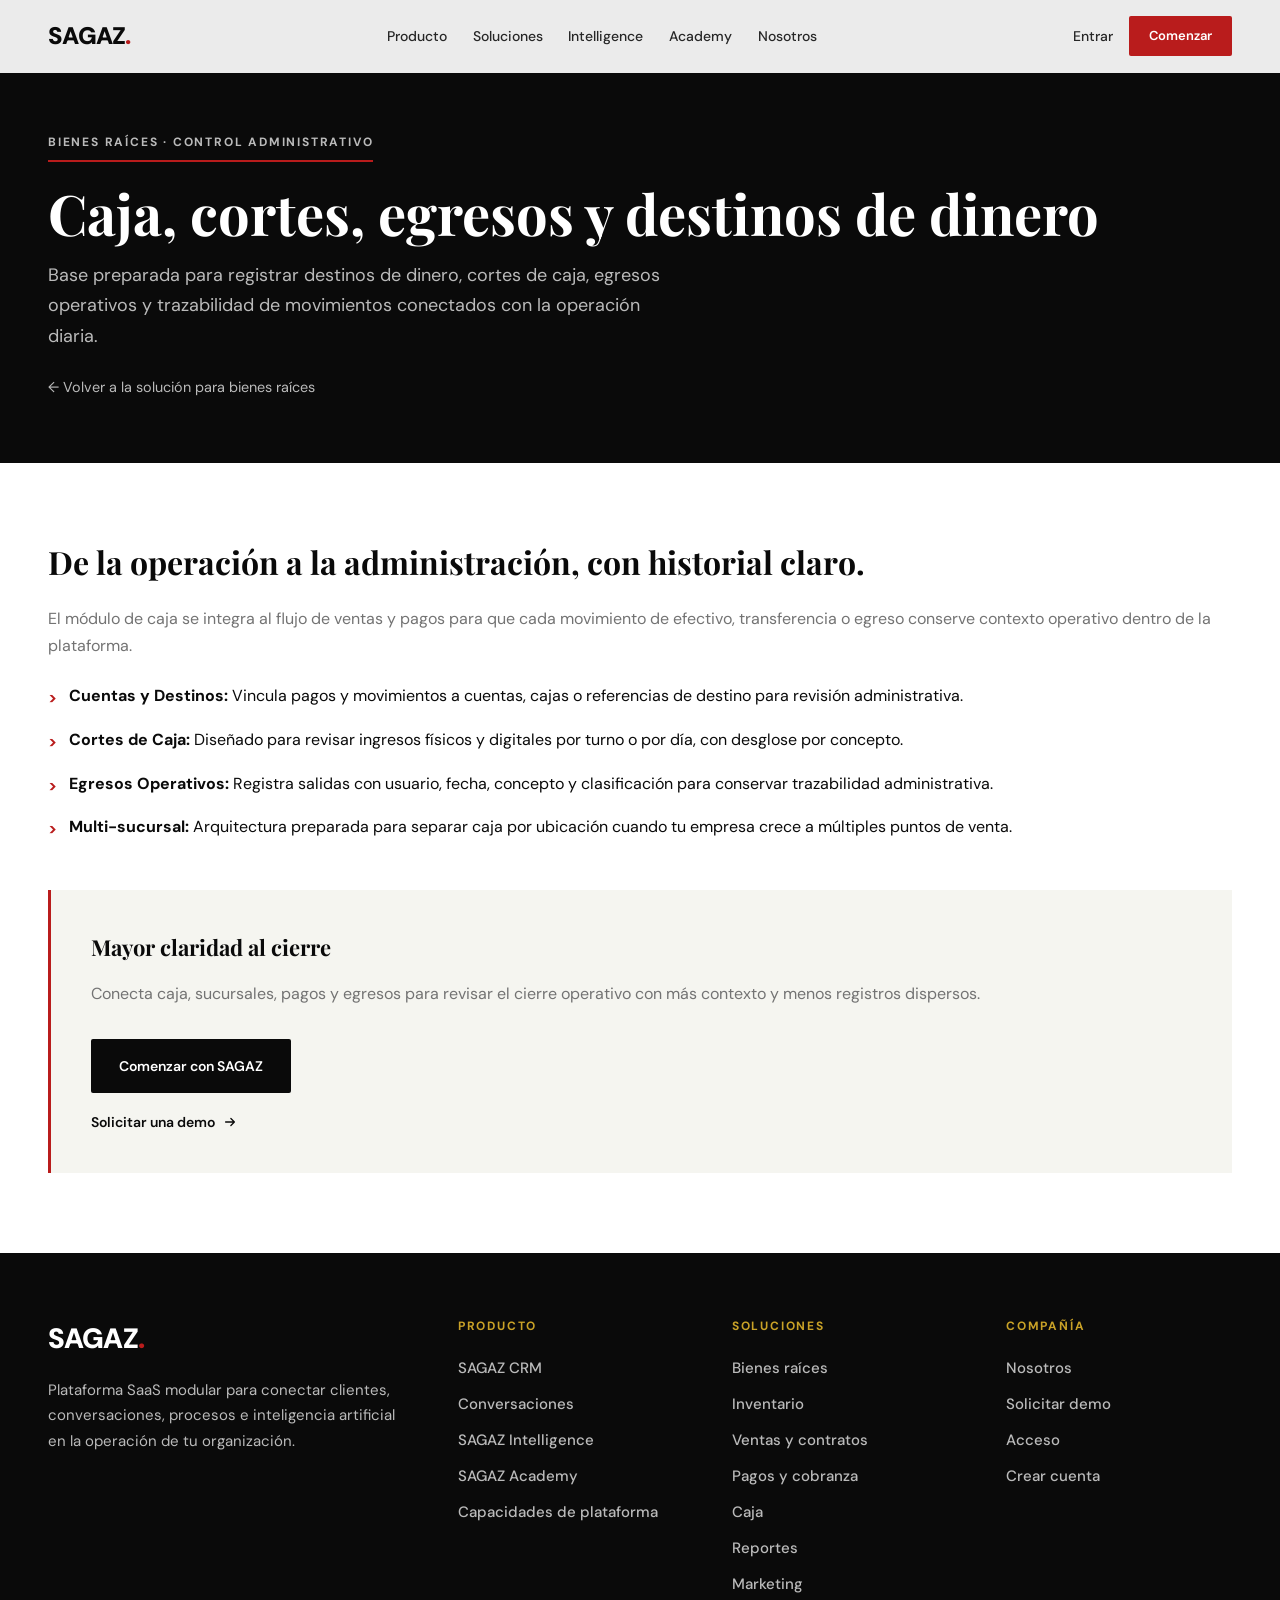
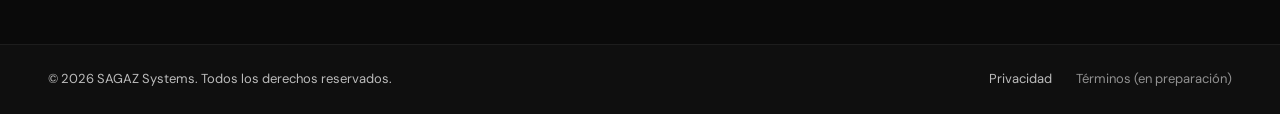
<file: caja.html>
<!DOCTYPE html>
<html lang="es-MX">
<head>
    <meta charset="UTF-8">
    <meta name="viewport" content="width=device-width, initial-scale=1.0">
    <meta name="description" content="Caja, cortes, egresos y destinos de dinero con SAGAZ. Conecta cobros, sucursales y movimientos administrativos con trazabilidad operativa.">
    <meta name="robots" content="index, follow">
    <link rel="canonical" href="https://sagaz.cloud/caja.html">
    <meta property="og:title" content="Caja, Cortes y Egresos | SAGAZ">
    <meta property="og:description" content="Control operativo de caja, cortes, egresos y destinos de dinero dentro del flujo modular de SAGAZ.">
    <meta property="og:type" content="website">
    <meta property="og:url" content="https://sagaz.cloud/caja.html">
    <meta property="og:image" content="https://sagaz.cloud/assets/img/og-sagaz.jpg">
    <meta property="og:image:width" content="1200">
    <meta property="og:image:height" content="630">
    <meta property="og:image:type" content="image/jpeg">
    <meta property="og:image:alt" content="SAGAZ - Plataforma SaaS modular para caja y control administrativo">
    <meta property="og:site_name" content="SAGAZ">
    <meta property="og:locale" content="es_MX">
    <meta name="twitter:card" content="summary_large_image">
    <meta name="twitter:title" content="Caja, Cortes y Egresos | SAGAZ">
    <meta name="twitter:description" content="Control operativo de caja, cortes, egresos y destinos de dinero dentro del flujo modular de SAGAZ.">
    <meta name="twitter:image" content="https://sagaz.cloud/assets/img/og-sagaz.jpg">
    <link rel="preconnect" href="https://fonts.googleapis.com">
    <link rel="preconnect" href="https://fonts.gstatic.com" crossorigin>
    <link href="https://fonts.googleapis.com/css2?family=Playfair+Display:ital,wght@0,400;0,600;0,700;0,900;1,400&family=DM+Sans:ital,opsz,wght@0,9..40,300;0,9..40,400;0,9..40,500;0,9..40,600;0,9..40,700;1,9..40,400&display=swap" rel="stylesheet">
    <link rel="icon" type="image/svg+xml" href="favicon.svg?v=2">
    <link rel="stylesheet" href="css/styles.css?v=2">
    <noscript>
        <style>.reveal-up, .reveal-fade { opacity: 1; transform: none; }</style>
    </noscript>
    <script type="application/ld+json">{"@context":"https://schema.org","@type":"WebPage","name":"Caja, Cortes y Egresos | SAGAZ","description":"Control operativo de caja, cortes, egresos y destinos de dinero dentro del ecosistema SAGAZ."}</script>
</head>
<body>
    <a href="#main-content" class="skip-link">Saltar al contenido principal</a>

    <header class="navbar" role="banner">
        <div class="container nav-content">
            <a href="index.html" class="logo" aria-label="SAGAZ Inicio">SAGAZ<span class="dot" aria-hidden="true">.</span></a>
            <nav class="nav-links" role="navigation" aria-label="Navegación principal">
                <a href="index.html#productos" class="nav-link">Producto</a>
                <a href="index.html#soluciones" class="nav-link">Soluciones</a>
                <a href="intelligence.html" class="nav-link">Intelligence</a>
                <a href="academy.html" class="nav-link">Academy</a>
                <a href="index.html#equipo" class="nav-link">Nosotros</a>
            </nav>
            <div class="nav-actions">
                <a href="https://app.sagaz.cloud/login" class="nav-link nav-link--login">Entrar</a>
                <a href="https://app.sagaz.cloud/register" class="btn-rojo">Comenzar</a>
                <button class="menu-toggle" aria-label="Abrir menú" aria-expanded="false" aria-controls="mobile-menu">
                    <span class="menu-bar"></span>
                    <span class="menu-bar"></span>
                    <span class="menu-bar"></span>
                </button>
            </div>
        </div>
        <div class="mobile-menu" id="mobile-menu" aria-hidden="true">
            <nav class="mobile-nav" role="navigation" aria-label="Navegación móvil">
                <a href="index.html#productos" class="mobile-nav-link">Producto</a>
                <a href="index.html#soluciones" class="mobile-nav-link">Soluciones</a>
                <a href="intelligence.html" class="mobile-nav-link">Intelligence</a>
                <a href="academy.html" class="mobile-nav-link">Academy</a>
                <a href="index.html#equipo" class="mobile-nav-link">Nosotros</a>
                <a href="https://app.sagaz.cloud/register" class="mobile-nav-link">Comenzar</a>
                <a href="https://app.sagaz.cloud/login" class="mobile-nav-link mobile-nav-link--cta">Entrar al sistema</a>
            </nav>
        </div>
    </header>

    <main id="main-content">
        <section class="internal-hero" aria-labelledby="caja-title">
            <div class="container internal-hero-content">
                <span class="overline">Bienes raíces · Control administrativo</span>
                <h1 id="caja-title" class="internal-title">Caja, cortes, egresos y destinos de dinero</h1>
                <p class="internal-desc">Base preparada para registrar destinos de dinero, cortes de caja, egresos operativos y trazabilidad de movimientos conectados con la operación diaria.</p>
                <p class="internal-back"><a href="bienes-raices.html">&larr; Volver a la solución para bienes raíces</a></p>
            </div>
        </section>

        <section class="module-section" aria-labelledby="caja-features">
            <div class="container module-grid">
                <div class="module-text">
                    <h2 id="caja-features">De la operación a la administración, con historial claro.</h2>
                    <p>El módulo de caja se integra al flujo de ventas y pagos para que cada movimiento de efectivo, transferencia o egreso conserve contexto operativo dentro de la plataforma.</p>
                    <ul class="feature-list">
                        <li>
                            <span class="feature-icon" aria-hidden="true">&gt;</span>
                            <span><strong>Cuentas y Destinos:</strong> Vincula pagos y movimientos a cuentas, cajas o referencias de destino para revisión administrativa.</span>
                        </li>
                        <li>
                            <span class="feature-icon" aria-hidden="true">&gt;</span>
                            <span><strong>Cortes de Caja:</strong> Diseñado para revisar ingresos físicos y digitales por turno o por día, con desglose por concepto.</span>
                        </li>
                        <li>
                            <span class="feature-icon" aria-hidden="true">&gt;</span>
                            <span><strong>Egresos Operativos:</strong> Registra salidas con usuario, fecha, concepto y clasificación para conservar trazabilidad administrativa.</span>
                        </li>
                        <li>
                            <span class="feature-icon" aria-hidden="true">&gt;</span>
                            <span><strong>Multi-sucursal:</strong> Arquitectura preparada para separar caja por ubicación cuando tu empresa crece a múltiples puntos de venta.</span>
                        </li>
                    </ul>
                </div>
                <aside class="module-sidebar">
                    <h3>Mayor claridad al cierre</h3>
                    <p>Conecta caja, sucursales, pagos y egresos para revisar el cierre operativo con más contexto y menos registros dispersos.</p>
                    <div class="module-sidebar-actions">
                        <a href="https://app.sagaz.cloud/register" class="btn-primary">Comenzar con SAGAZ</a>
                        <a href="demo.html" class="link-arrow">
                            <span>Solicitar una demo</span>
                            <svg width="14" height="14" viewBox="0 0 16 16" fill="none" aria-hidden="true"><path d="M3 8h10M9 4l4 4-4 4" stroke="currentColor" stroke-width="1.5" stroke-linecap="round" stroke-linejoin="round"/></svg>
                        </a>
                    </div>
                </aside>
            </div>
        </section>
    </main>

    <footer class="footer" role="contentinfo">
        <div class="container footer-grid footer-grid--wide">
            <div class="footer-brand">
                <a href="index.html" class="logo-footer" aria-label="SAGAZ Inicio">SAGAZ<span aria-hidden="true">.</span></a>
                <p class="footer-tagline">Plataforma SaaS modular para conectar clientes, conversaciones, procesos e inteligencia artificial en la operación de tu organización.</p>
            </div>
            <div class="footer-links-col">
                <h4>Producto</h4>
                <nav aria-label="Enlaces de producto">
                    <a href="crm.html">SAGAZ CRM</a>
                    <a href="conversaciones.html">Conversaciones</a>
                    <a href="intelligence.html">SAGAZ Intelligence</a>
                    <a href="academy.html">SAGAZ Academy</a>
                    <a href="usuarios.html">Capacidades de plataforma</a>
                </nav>
            </div>
            <div class="footer-links-col">
                <h4>Soluciones</h4>
                <nav aria-label="Enlaces de soluciones">
                    <a href="bienes-raices.html">Bienes raíces</a>
                    <a href="inventario.html">Inventario</a>
                    <a href="ventas.html">Ventas y contratos</a>
                    <a href="financiero.html">Pagos y cobranza</a>
                    <a href="caja.html">Caja</a>
                    <a href="reportes.html">Reportes</a>
                    <a href="marketing.html">Marketing</a>
                </nav>
            </div>
            <div class="footer-links-col">
                <h4>Compañía</h4>
                <nav aria-label="Enlaces de compañía">
                    <a href="index.html#equipo">Nosotros</a>
                    <a href="demo.html">Solicitar demo</a>
                    <a href="https://app.sagaz.cloud/login">Acceso</a>
                    <a href="https://app.sagaz.cloud/register">Crear cuenta</a>
                </nav>
            </div>
        </div>
        <div class="footer-bottom">
            <div class="container footer-bottom-inner">
                <p>&copy; 2026 SAGAZ Systems. Todos los derechos reservados.</p>
                <nav class="footer-legal" aria-label="Legal">
                    <a href="politica-de-privacidad.html">Privacidad</a>
                    <span class="footer-legal-pending" title="Documento en preparación">Términos (en preparación)</span>
                </nav>
            </div>
        </div>
    </footer>

    <script src="js/main.js?v=2"></script>
</body>
</html>
</file>
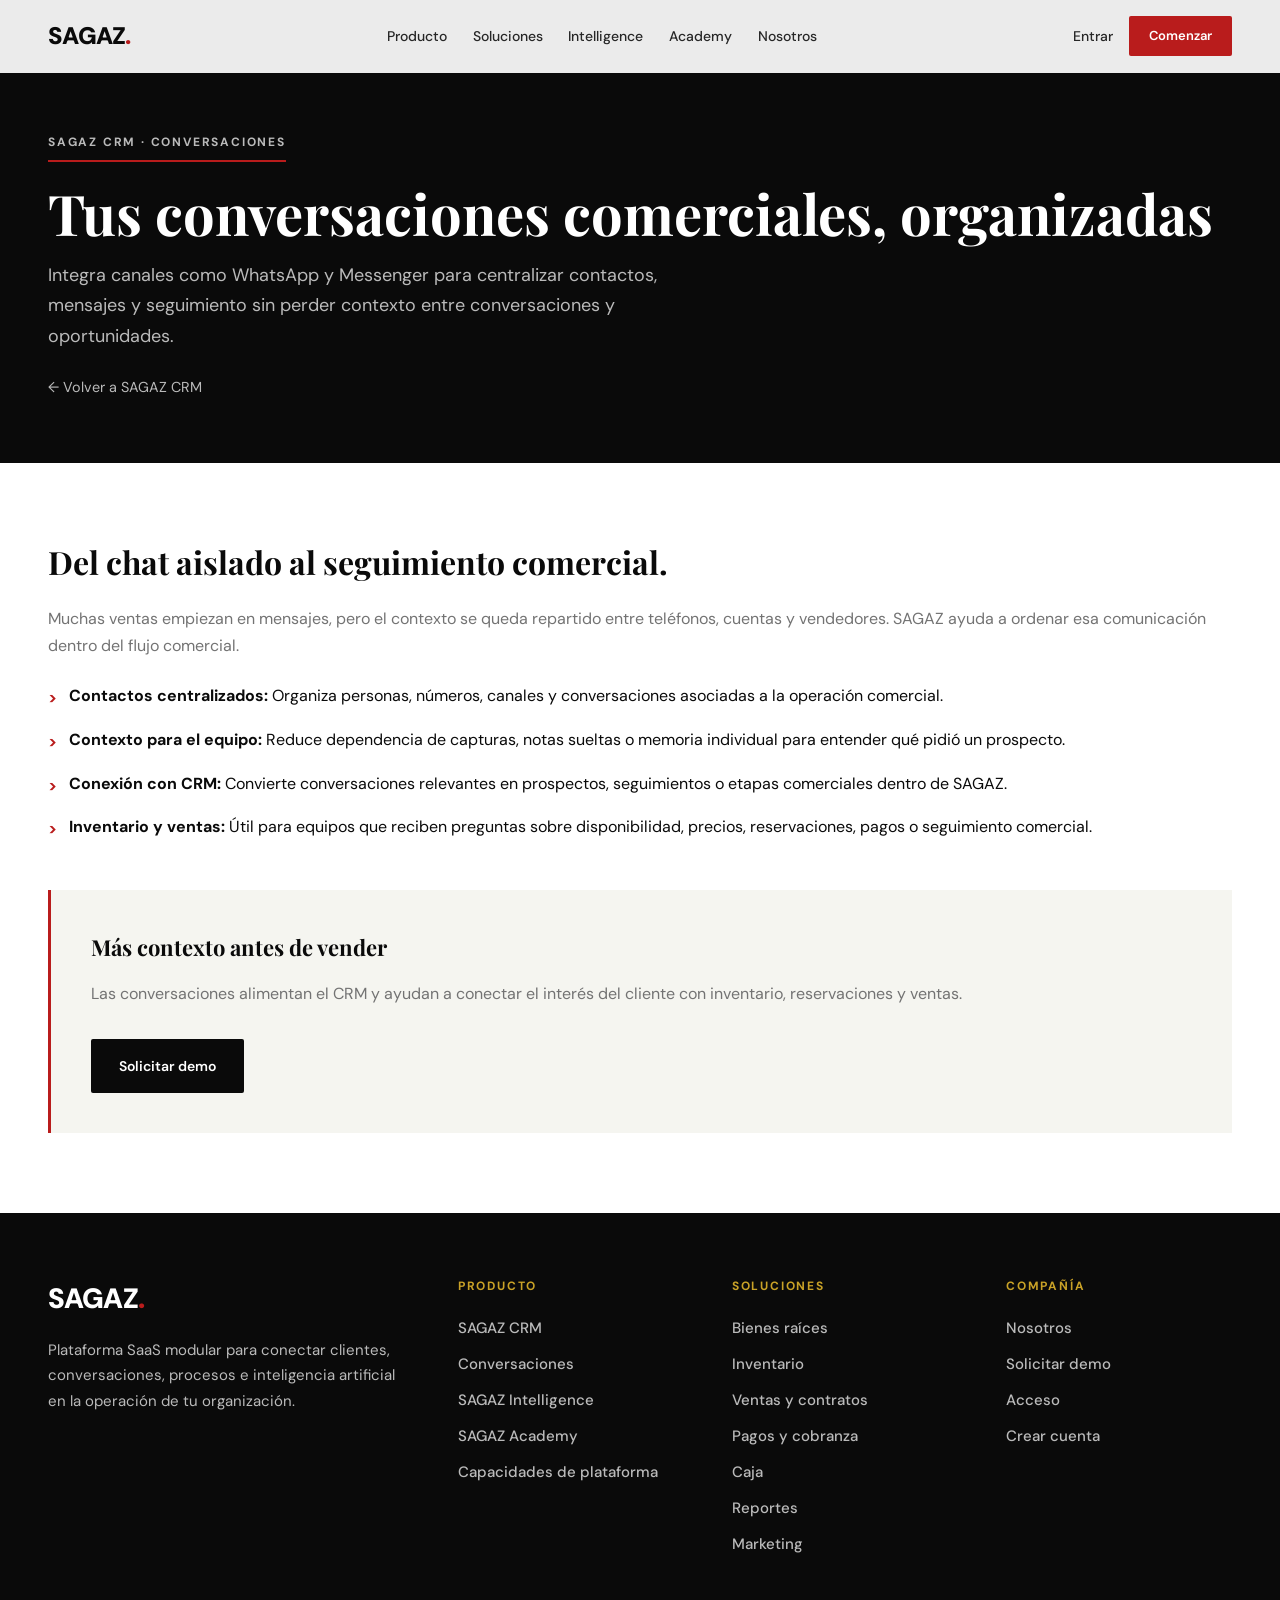
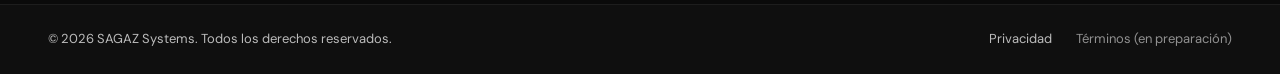
<file: conversaciones.html>
<!DOCTYPE html>
<html lang="es-MX">
<head>
    <meta charset="UTF-8">
    <meta name="viewport" content="width=device-width, initial-scale=1.0">
    <meta name="description" content="Conversaciones WhatsApp y Messenger con SAGAZ CRM. Organiza contactos, mensajes y seguimiento comercial dentro del CRM operativo.">
    <meta name="robots" content="index, follow">
    <link rel="canonical" href="https://sagaz.cloud/conversaciones.html">
    <meta property="og:title" content="Conversaciones | SAGAZ CRM">
    <meta property="og:description" content="Centraliza conversaciones comerciales y conecta mensajes con prospectos, seguimiento, inventario y ventas.">
    <meta property="og:type" content="website">
    <meta property="og:url" content="https://sagaz.cloud/conversaciones.html">
    <meta property="og:image" content="https://sagaz.cloud/assets/img/og-sagaz.jpg">
    <meta property="og:image:width" content="1200">
    <meta property="og:image:height" content="630">
    <meta property="og:image:type" content="image/jpeg">
    <meta property="og:image:alt" content="SAGAZ - Conversaciones comerciales conectadas al CRM">
    <meta property="og:site_name" content="SAGAZ">
    <meta property="og:locale" content="es_MX">
    <meta name="twitter:card" content="summary_large_image">
    <meta name="twitter:title" content="Conversaciones | SAGAZ CRM">
    <meta name="twitter:description" content="Mensajes y contactos comerciales organizados dentro de SAGAZ CRM.">
    <meta name="twitter:image" content="https://sagaz.cloud/assets/img/og-sagaz.jpg">
    <link rel="preconnect" href="https://fonts.googleapis.com">
    <link rel="preconnect" href="https://fonts.gstatic.com" crossorigin>
    <link href="https://fonts.googleapis.com/css2?family=Playfair+Display:ital,wght@0,400;0,600;0,700;0,900;1,400&family=DM+Sans:ital,opsz,wght@0,9..40,300;0,9..40,400;0,9..40,500;0,9..40,600;0,9..40,700;1,9..40,400&display=swap" rel="stylesheet">
    <link rel="icon" type="image/svg+xml" href="favicon.svg?v=2">
    <link rel="stylesheet" href="css/styles.css?v=2">
    <noscript>
        <style>.reveal-up, .reveal-fade { opacity: 1; transform: none; }</style>
    </noscript>
    <script type="application/ld+json">{"@context":"https://schema.org","@type":"WebPage","name":"Conversaciones | SAGAZ CRM","description":"Gestión de conversaciones comerciales conectadas al CRM y operación de SAGAZ.","url":"https://sagaz.cloud/conversaciones.html"}</script>
</head>
<body>
    <a href="#main-content" class="skip-link">Saltar al contenido principal</a>
    <header class="navbar" role="banner">
        <div class="container nav-content">
            <a href="index.html" class="logo" aria-label="SAGAZ Inicio">SAGAZ<span class="dot" aria-hidden="true">.</span></a>
            <nav class="nav-links" role="navigation" aria-label="Navegación principal">
                <a href="index.html#productos" class="nav-link">Producto</a>
                <a href="index.html#soluciones" class="nav-link">Soluciones</a>
                <a href="intelligence.html" class="nav-link">Intelligence</a>
                <a href="academy.html" class="nav-link">Academy</a>
                <a href="index.html#equipo" class="nav-link">Nosotros</a>
            </nav>
            <div class="nav-actions">
                <a href="https://app.sagaz.cloud/login" class="nav-link nav-link--login">Entrar</a>
                <a href="https://app.sagaz.cloud/register" class="btn-rojo">Comenzar</a>
                <button class="menu-toggle" aria-label="Abrir menú" aria-expanded="false" aria-controls="mobile-menu">
                    <span class="menu-bar"></span>
                    <span class="menu-bar"></span>
                    <span class="menu-bar"></span>
                </button>
            </div>
        </div>
        <div class="mobile-menu" id="mobile-menu" aria-hidden="true">
            <nav class="mobile-nav" role="navigation" aria-label="Navegación móvil">
                <a href="index.html#productos" class="mobile-nav-link">Producto</a>
                <a href="index.html#soluciones" class="mobile-nav-link">Soluciones</a>
                <a href="intelligence.html" class="mobile-nav-link">Intelligence</a>
                <a href="academy.html" class="mobile-nav-link">Academy</a>
                <a href="index.html#equipo" class="mobile-nav-link">Nosotros</a>
                <a href="https://app.sagaz.cloud/register" class="mobile-nav-link">Comenzar</a>
                <a href="https://app.sagaz.cloud/login" class="mobile-nav-link mobile-nav-link--cta">Entrar al sistema</a>
            </nav>
        </div>
    </header>

    <main id="main-content">
        <section class="internal-hero" aria-labelledby="conv-title">
            <div class="container internal-hero-content">
                <span class="overline">SAGAZ CRM · Conversaciones</span>
                <h1 id="conv-title" class="internal-title">Tus conversaciones comerciales, organizadas</h1>
                <p class="internal-desc">Integra canales como WhatsApp y Messenger para centralizar contactos, mensajes y seguimiento sin perder contexto entre conversaciones y oportunidades.</p>
                <p class="internal-back"><a href="crm.html">&larr; Volver a SAGAZ CRM</a></p>
            </div>
        </section>

        <section class="module-section" aria-labelledby="conv-features">
            <div class="container module-grid">
                <div class="module-text">
                    <h2 id="conv-features">Del chat aislado al seguimiento comercial.</h2>
                    <p>Muchas ventas empiezan en mensajes, pero el contexto se queda repartido entre teléfonos, cuentas y vendedores. SAGAZ ayuda a ordenar esa comunicación dentro del flujo comercial.</p>
                    <ul class="feature-list">
                        <li><span class="feature-icon" aria-hidden="true">&gt;</span><span><strong>Contactos centralizados:</strong> Organiza personas, números, canales y conversaciones asociadas a la operación comercial.</span></li>
                        <li><span class="feature-icon" aria-hidden="true">&gt;</span><span><strong>Contexto para el equipo:</strong> Reduce dependencia de capturas, notas sueltas o memoria individual para entender qué pidió un prospecto.</span></li>
                        <li><span class="feature-icon" aria-hidden="true">&gt;</span><span><strong>Conexión con CRM:</strong> Convierte conversaciones relevantes en prospectos, seguimientos o etapas comerciales dentro de SAGAZ.</span></li>
                        <li><span class="feature-icon" aria-hidden="true">&gt;</span><span><strong>Inventario y ventas:</strong> Útil para equipos que reciben preguntas sobre disponibilidad, precios, reservaciones, pagos o seguimiento comercial.</span></li>
                    </ul>
                </div>
                <aside class="module-sidebar"><h3>Más contexto antes de vender</h3><p>Las conversaciones alimentan el CRM y ayudan a conectar el interés del cliente con inventario, reservaciones y ventas.</p><a href="demo.html" class="btn-primary">Solicitar demo</a></aside>
            </div>
        </section>
    </main>

    <footer class="footer" role="contentinfo">
        <div class="container footer-grid footer-grid--wide">
            <div class="footer-brand">
                <a href="index.html" class="logo-footer" aria-label="SAGAZ Inicio">SAGAZ<span aria-hidden="true">.</span></a>
                <p class="footer-tagline">Plataforma SaaS modular para conectar clientes, conversaciones, procesos e inteligencia artificial en la operación de tu organización.</p>
            </div>
            <div class="footer-links-col">
                <h4>Producto</h4>
                <nav aria-label="Enlaces de producto">
                    <a href="crm.html">SAGAZ CRM</a>
                    <a href="conversaciones.html">Conversaciones</a>
                    <a href="intelligence.html">SAGAZ Intelligence</a>
                    <a href="academy.html">SAGAZ Academy</a>
                    <a href="usuarios.html">Capacidades de plataforma</a>
                </nav>
            </div>
            <div class="footer-links-col">
                <h4>Soluciones</h4>
                <nav aria-label="Enlaces de soluciones">
                    <a href="bienes-raices.html">Bienes raíces</a>
                    <a href="inventario.html">Inventario</a>
                    <a href="ventas.html">Ventas y contratos</a>
                    <a href="financiero.html">Pagos y cobranza</a>
                    <a href="caja.html">Caja</a>
                    <a href="reportes.html">Reportes</a>
                    <a href="marketing.html">Marketing</a>
                </nav>
            </div>
            <div class="footer-links-col">
                <h4>Compañía</h4>
                <nav aria-label="Enlaces de compañía">
                    <a href="index.html#equipo">Nosotros</a>
                    <a href="demo.html">Solicitar demo</a>
                    <a href="https://app.sagaz.cloud/login">Acceso</a>
                    <a href="https://app.sagaz.cloud/register">Crear cuenta</a>
                </nav>
            </div>
        </div>
        <div class="footer-bottom">
            <div class="container footer-bottom-inner">
                <p>&copy; 2026 SAGAZ Systems. Todos los derechos reservados.</p>
                <nav class="footer-legal" aria-label="Legal">
                    <a href="politica-de-privacidad.html">Privacidad</a>
                    <span class="footer-legal-pending" title="Documento en preparación">Términos (en preparación)</span>
                </nav>
            </div>
        </div>
    </footer>
    <script src="js/main.js?v=2"></script>
</body>
</html>
</file>
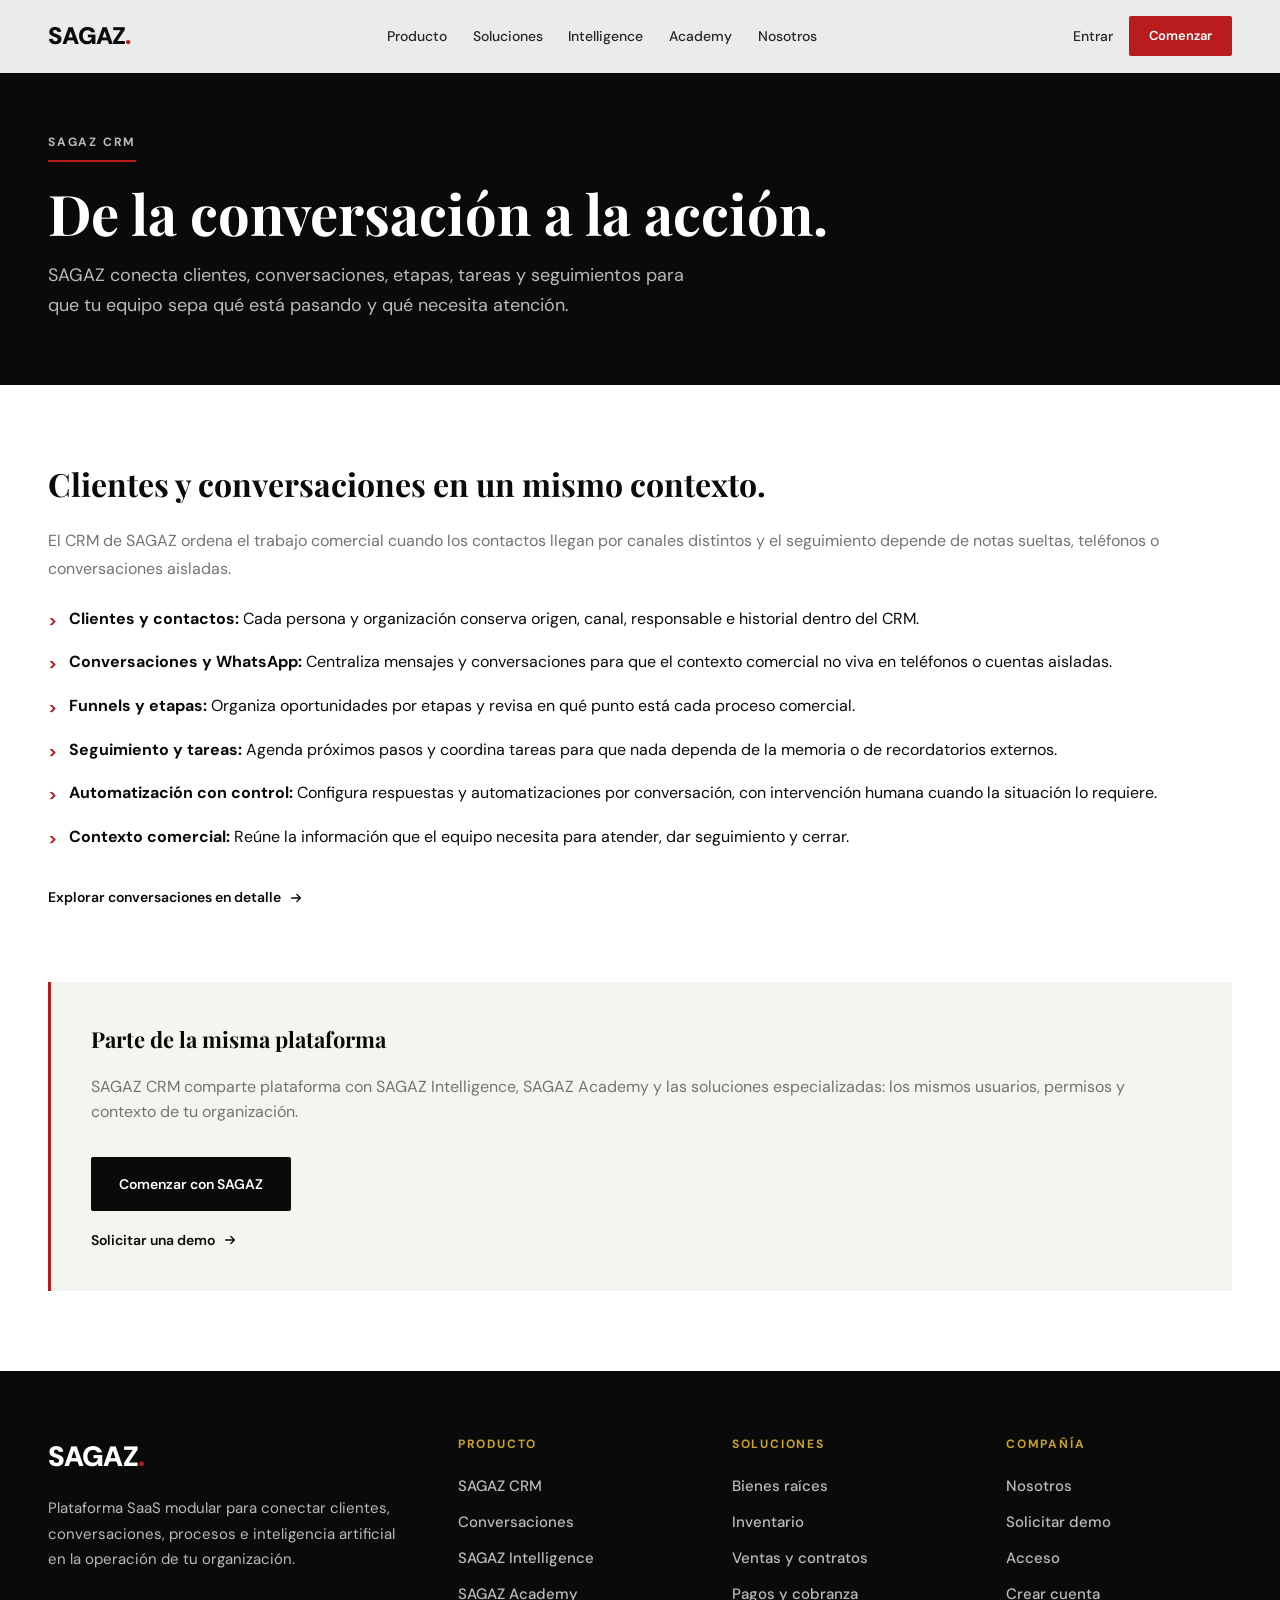
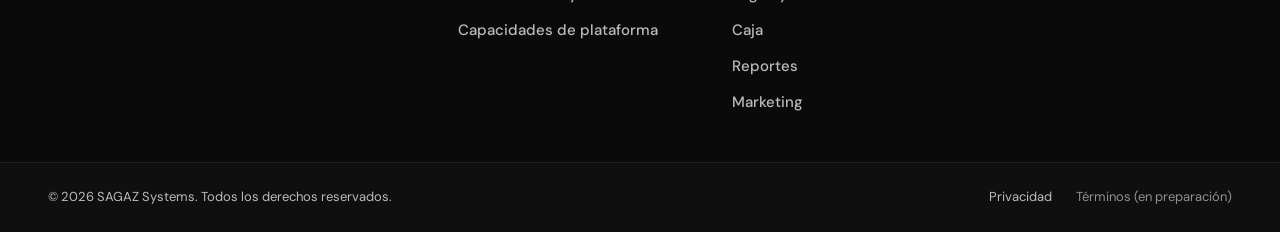
<file: crm.html>
<!DOCTYPE html>
<html lang="es-MX">
<head>
    <meta charset="UTF-8">
    <meta name="viewport" content="width=device-width, initial-scale=1.0">
    <meta http-equiv="X-UA-Compatible" content="IE=edge">

    <!-- SEO Core -->
    <title>SAGAZ CRM | Clientes, conversaciones y seguimiento</title>
    <meta name="description" content="SAGAZ CRM conecta clientes, conversaciones de WhatsApp, funnels, etapas, tareas y seguimientos para que tu equipo sepa qué necesita atención.">
    <meta name="robots" content="index, follow, max-snippet:160, max-image-preview:large">
    <link rel="canonical" href="https://sagaz.cloud/crm.html">

    <!-- Open Graph -->
    <meta property="og:type" content="website">
    <meta property="og:locale" content="es_MX">
    <meta property="og:url" content="https://sagaz.cloud/crm.html">
    <meta property="og:title" content="SAGAZ CRM | Clientes, conversaciones y seguimiento">
    <meta property="og:description" content="Gestiona prospectos, conversaciones y etapas comerciales conectadas con la operación de SAGAZ.">
    <meta property="og:image" content="https://sagaz.cloud/assets/img/og-sagaz.jpg">
    <meta property="og:image:width" content="1200">
    <meta property="og:image:height" content="630">
    <meta property="og:image:type" content="image/jpeg">
    <meta property="og:image:alt" content="SAGAZ CRM - Clientes, conversaciones y seguimiento">
    <meta property="og:site_name" content="SAGAZ">

    <!-- Twitter Card -->
    <meta name="twitter:card" content="summary_large_image">
    <meta name="twitter:title" content="SAGAZ CRM | Clientes, conversaciones y seguimiento">
    <meta name="twitter:description" content="De la conversación a la acción: clientes, etapas, tareas y seguimiento en una misma plataforma.">
    <meta name="twitter:image" content="https://sagaz.cloud/assets/img/og-sagaz.jpg">

    <!-- Favicon -->
    <link rel="icon" type="image/svg+xml" href="favicon.svg?v=2">

    <!-- Preconnect -->
    <link rel="preconnect" href="https://fonts.googleapis.com">
    <link rel="preconnect" href="https://fonts.gstatic.com" crossorigin>

    <!-- Fonts -->
    <link href="https://fonts.googleapis.com/css2?family=Playfair+Display:ital,wght@0,400;0,600;0,700;0,900;1,400&family=DM+Sans:ital,opsz,wght@0,9..40,300;0,9..40,400;0,9..40,500;0,9..40,600;0,9..40,700;1,9..40,400&display=swap" rel="stylesheet">

    <link rel="stylesheet" href="css/styles.css?v=2">
    <noscript>
        <style>.reveal-up, .reveal-fade { opacity: 1; transform: none; }</style>
    </noscript>
    <script type="application/ld+json">{"@context":"https://schema.org","@type":"WebPage","name":"SAGAZ CRM | Clientes, conversaciones y seguimiento","description":"SAGAZ CRM conecta clientes, conversaciones de WhatsApp, funnels, etapas, tareas y seguimientos.","url":"https://sagaz.cloud/crm.html"}</script>
</head>
<body>
    <a href="#main-content" class="skip-link">Saltar al contenido principal</a>

    <header class="navbar" role="banner">
        <div class="container nav-content">
            <a href="index.html" class="logo" aria-label="SAGAZ Inicio">SAGAZ<span class="dot" aria-hidden="true">.</span></a>
            <nav class="nav-links" role="navigation" aria-label="Navegación principal">
                <a href="index.html#productos" class="nav-link">Producto</a>
                <a href="index.html#soluciones" class="nav-link">Soluciones</a>
                <a href="intelligence.html" class="nav-link">Intelligence</a>
                <a href="academy.html" class="nav-link">Academy</a>
                <a href="index.html#equipo" class="nav-link">Nosotros</a>
            </nav>
            <div class="nav-actions">
                <a href="https://app.sagaz.cloud/login" class="nav-link nav-link--login">Entrar</a>
                <a href="https://app.sagaz.cloud/register" class="btn-rojo">Comenzar</a>
                <button class="menu-toggle" aria-label="Abrir menú" aria-expanded="false" aria-controls="mobile-menu">
                    <span class="menu-bar"></span>
                    <span class="menu-bar"></span>
                    <span class="menu-bar"></span>
                </button>
            </div>
        </div>
        <div class="mobile-menu" id="mobile-menu" aria-hidden="true">
            <nav class="mobile-nav" role="navigation" aria-label="Navegación móvil">
                <a href="index.html#productos" class="mobile-nav-link">Producto</a>
                <a href="index.html#soluciones" class="mobile-nav-link">Soluciones</a>
                <a href="intelligence.html" class="mobile-nav-link">Intelligence</a>
                <a href="academy.html" class="mobile-nav-link">Academy</a>
                <a href="index.html#equipo" class="mobile-nav-link">Nosotros</a>
                <a href="https://app.sagaz.cloud/register" class="mobile-nav-link">Comenzar</a>
                <a href="https://app.sagaz.cloud/login" class="mobile-nav-link mobile-nav-link--cta">Entrar al sistema</a>
            </nav>
        </div>
    </header>

    <main id="main-content">
        <section class="internal-hero" aria-labelledby="crm-title">
            <div class="container internal-hero-content">
                <span class="overline">SAGAZ CRM</span>
                <h1 id="crm-title" class="internal-title">De la conversación a la acción.</h1>
                <p class="internal-desc">SAGAZ conecta clientes, conversaciones, etapas, tareas y seguimientos para que tu equipo sepa qué está pasando y qué necesita atención.</p>
            </div>
        </section>

        <section class="module-section" aria-labelledby="crm-features">
            <div class="container module-grid">
                <div class="module-text">
                    <h2 id="crm-features">Clientes y conversaciones en un mismo contexto.</h2>
                    <p>El CRM de SAGAZ ordena el trabajo comercial cuando los contactos llegan por canales distintos y el seguimiento depende de notas sueltas, teléfonos o conversaciones aisladas.</p>
                    <ul class="feature-list">
                        <li>
                            <span class="feature-icon" aria-hidden="true">&gt;</span>
                            <span><strong>Clientes y contactos:</strong> Cada persona y organización conserva origen, canal, responsable e historial dentro del CRM.</span>
                        </li>
                        <li>
                            <span class="feature-icon" aria-hidden="true">&gt;</span>
                            <span><strong>Conversaciones y WhatsApp:</strong> Centraliza mensajes y conversaciones para que el contexto comercial no viva en teléfonos o cuentas aisladas.</span>
                        </li>
                        <li>
                            <span class="feature-icon" aria-hidden="true">&gt;</span>
                            <span><strong>Funnels y etapas:</strong> Organiza oportunidades por etapas y revisa en qué punto está cada proceso comercial.</span>
                        </li>
                        <li>
                            <span class="feature-icon" aria-hidden="true">&gt;</span>
                            <span><strong>Seguimiento y tareas:</strong> Agenda próximos pasos y coordina tareas para que nada dependa de la memoria o de recordatorios externos.</span>
                        </li>
                        <li>
                            <span class="feature-icon" aria-hidden="true">&gt;</span>
                            <span><strong>Automatización con control:</strong> Configura respuestas y automatizaciones por conversación, con intervención humana cuando la situación lo requiere.</span>
                        </li>
                        <li>
                            <span class="feature-icon" aria-hidden="true">&gt;</span>
                            <span><strong>Contexto comercial:</strong> Reúne la información que el equipo necesita para atender, dar seguimiento y cerrar.</span>
                        </li>
                    </ul>
                    <p class="module-link">
                        <a href="conversaciones.html" class="link-arrow">
                            <span>Explorar conversaciones en detalle</span>
                            <svg width="14" height="14" viewBox="0 0 16 16" fill="none" aria-hidden="true"><path d="M3 8h10M9 4l4 4-4 4" stroke="currentColor" stroke-width="1.5" stroke-linecap="round" stroke-linejoin="round"/></svg>
                        </a>
                    </p>
                </div>
                <aside class="module-sidebar">
                    <h3>Parte de la misma plataforma</h3>
                    <p>SAGAZ CRM comparte plataforma con SAGAZ Intelligence, SAGAZ Academy y las soluciones especializadas: los mismos usuarios, permisos y contexto de tu organización.</p>
                    <div class="module-sidebar-actions">
                        <a href="https://app.sagaz.cloud/register" class="btn-primary">Comenzar con SAGAZ</a>
                        <a href="demo.html" class="link-arrow">
                            <span>Solicitar una demo</span>
                            <svg width="14" height="14" viewBox="0 0 16 16" fill="none" aria-hidden="true"><path d="M3 8h10M9 4l4 4-4 4" stroke="currentColor" stroke-width="1.5" stroke-linecap="round" stroke-linejoin="round"/></svg>
                        </a>
                    </div>
                </aside>
            </div>
        </section>
    </main>

    <footer class="footer" role="contentinfo">
        <div class="container footer-grid footer-grid--wide">
            <div class="footer-brand">
                <a href="index.html" class="logo-footer" aria-label="SAGAZ Inicio">SAGAZ<span aria-hidden="true">.</span></a>
                <p class="footer-tagline">Plataforma SaaS modular para conectar clientes, conversaciones, procesos e inteligencia artificial en la operación de tu organización.</p>
            </div>
            <div class="footer-links-col">
                <h4>Producto</h4>
                <nav aria-label="Enlaces de producto">
                    <a href="crm.html">SAGAZ CRM</a>
                    <a href="conversaciones.html">Conversaciones</a>
                    <a href="intelligence.html">SAGAZ Intelligence</a>
                    <a href="academy.html">SAGAZ Academy</a>
                    <a href="usuarios.html">Capacidades de plataforma</a>
                </nav>
            </div>
            <div class="footer-links-col">
                <h4>Soluciones</h4>
                <nav aria-label="Enlaces de soluciones">
                    <a href="bienes-raices.html">Bienes raíces</a>
                    <a href="inventario.html">Inventario</a>
                    <a href="ventas.html">Ventas y contratos</a>
                    <a href="financiero.html">Pagos y cobranza</a>
                    <a href="caja.html">Caja</a>
                    <a href="reportes.html">Reportes</a>
                    <a href="marketing.html">Marketing</a>
                </nav>
            </div>
            <div class="footer-links-col">
                <h4>Compañía</h4>
                <nav aria-label="Enlaces de compañía">
                    <a href="index.html#equipo">Nosotros</a>
                    <a href="demo.html">Solicitar demo</a>
                    <a href="https://app.sagaz.cloud/login">Acceso</a>
                    <a href="https://app.sagaz.cloud/register">Crear cuenta</a>
                </nav>
            </div>
        </div>
        <div class="footer-bottom">
            <div class="container footer-bottom-inner">
                <p>&copy; 2026 SAGAZ Systems. Todos los derechos reservados.</p>
                <nav class="footer-legal" aria-label="Legal">
                    <a href="politica-de-privacidad.html">Privacidad</a>
                    <span class="footer-legal-pending" title="Documento en preparación">Términos (en preparación)</span>
                </nav>
            </div>
        </div>
    </footer>

    <script src="js/main.js?v=2"></script>
</body>
</html>
</file>
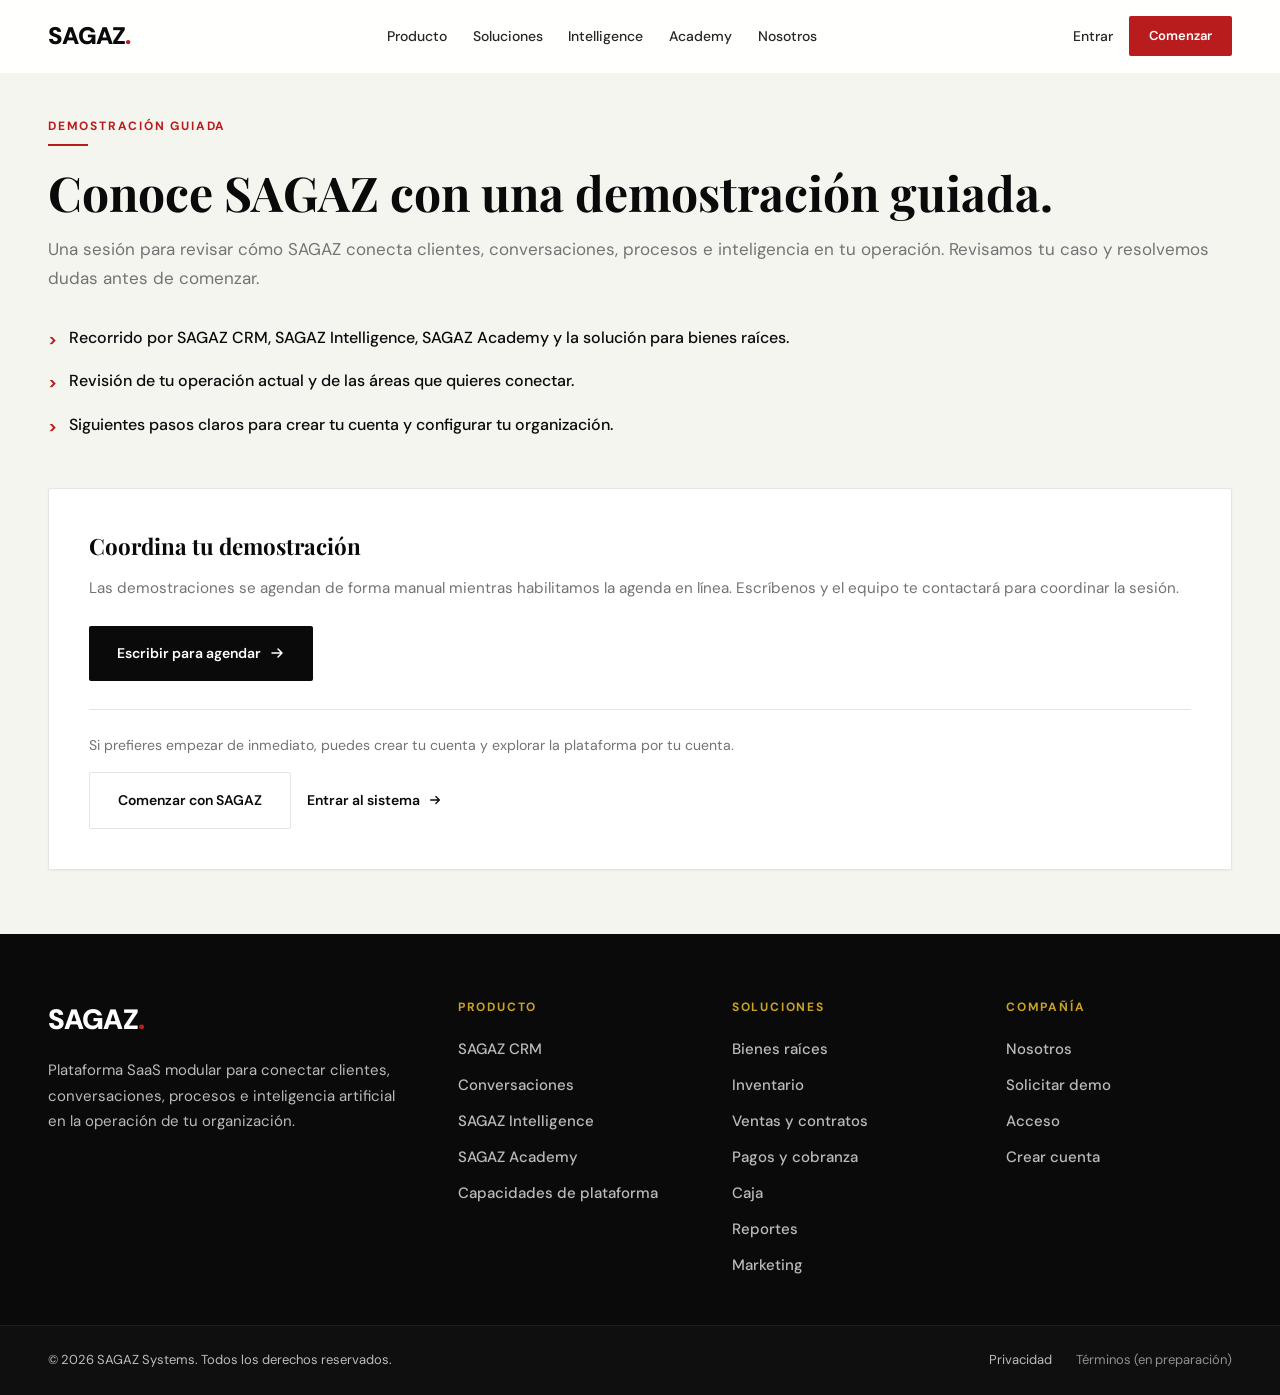
<file: demo.html>
<!DOCTYPE html>
<html lang="es-MX">
<head>
    <meta charset="UTF-8">
    <meta name="viewport" content="width=device-width, initial-scale=1.0">
    <meta http-equiv="X-UA-Compatible" content="IE=edge">

    <!-- SEO Core -->
    <title>Solicitar una demo | SAGAZ</title>
    <meta name="description" content="Coordina una demostración de SAGAZ y revisa cómo conectar clientes, conversaciones, procesos e inteligencia en tu operación.">
    <meta name="robots" content="index, follow, max-snippet:160, max-image-preview:large">
    <link rel="canonical" href="https://sagaz.cloud/demo.html">

    <!-- Open Graph -->
    <meta property="og:type" content="website">
    <meta property="og:locale" content="es_MX">
    <meta property="og:url" content="https://sagaz.cloud/demo.html">
    <meta property="og:title" content="Solicitar una demo | SAGAZ">
    <meta property="og:description" content="Una sesión para revisar cómo SAGAZ conecta clientes, conversaciones, procesos e inteligencia en tu operación.">
    <meta property="og:image" content="https://sagaz.cloud/assets/img/og-sagaz.jpg">
    <meta property="og:image:width" content="1200">
    <meta property="og:image:height" content="630">
    <meta property="og:image:type" content="image/jpeg">
    <meta property="og:image:alt" content="SAGAZ - Demostración guiada">
    <meta property="og:site_name" content="SAGAZ">

    <!-- Twitter Card -->
    <meta name="twitter:card" content="summary_large_image">
    <meta name="twitter:title" content="Solicitar una demo | SAGAZ">
    <meta name="twitter:description" content="Revisa cómo SAGAZ conecta tu operación en una sesión guiada.">
    <meta name="twitter:image" content="https://sagaz.cloud/assets/img/og-sagaz.jpg">

    <!-- Favicon -->
    <link rel="icon" type="image/svg+xml" href="favicon.svg?v=2">

    <!-- Preconnect -->
    <link rel="preconnect" href="https://fonts.googleapis.com">
    <link rel="preconnect" href="https://fonts.gstatic.com" crossorigin>

    <!-- Fonts -->
    <link href="https://fonts.googleapis.com/css2?family=Playfair+Display:ital,wght@0,400;0,600;0,700;0,900;1,400&family=DM+Sans:ital,opsz,wght@0,9..40,300;0,9..40,400;0,9..40,500;0,9..40,600;0,9..40,700;1,9..40,400&display=swap" rel="stylesheet">

    <link rel="stylesheet" href="css/styles.css?v=2">
    <noscript>
        <style>.reveal-up, .reveal-fade { opacity: 1; transform: none; }</style>
    </noscript>
    <script type="application/ld+json">{"@context":"https://schema.org","@type":"WebPage","name":"Solicitar una demo | SAGAZ","description":"Coordina una demostración de SAGAZ y revisa cómo conectar clientes, conversaciones, procesos e inteligencia en tu operación.","url":"https://sagaz.cloud/demo.html"}</script>
</head>
<body>
    <a href="#main-content" class="skip-link">Saltar al contenido principal</a>

    <header class="navbar" role="banner">
        <div class="container nav-content">
            <a href="index.html" class="logo" aria-label="SAGAZ Inicio">SAGAZ<span class="dot" aria-hidden="true">.</span></a>
            <nav class="nav-links" role="navigation" aria-label="Navegación principal">
                <a href="index.html#productos" class="nav-link">Producto</a>
                <a href="index.html#soluciones" class="nav-link">Soluciones</a>
                <a href="intelligence.html" class="nav-link">Intelligence</a>
                <a href="academy.html" class="nav-link">Academy</a>
                <a href="index.html#equipo" class="nav-link">Nosotros</a>
            </nav>
            <div class="nav-actions">
                <a href="https://app.sagaz.cloud/login" class="nav-link nav-link--login">Entrar</a>
                <a href="https://app.sagaz.cloud/register" class="btn-rojo">Comenzar</a>
                <button class="menu-toggle" aria-label="Abrir menú" aria-expanded="false" aria-controls="mobile-menu">
                    <span class="menu-bar"></span>
                    <span class="menu-bar"></span>
                    <span class="menu-bar"></span>
                </button>
            </div>
        </div>
        <div class="mobile-menu" id="mobile-menu" aria-hidden="true">
            <nav class="mobile-nav" role="navigation" aria-label="Navegación móvil">
                <a href="index.html#productos" class="mobile-nav-link">Producto</a>
                <a href="index.html#soluciones" class="mobile-nav-link">Soluciones</a>
                <a href="intelligence.html" class="mobile-nav-link">Intelligence</a>
                <a href="academy.html" class="mobile-nav-link">Academy</a>
                <a href="index.html#equipo" class="mobile-nav-link">Nosotros</a>
                <a href="https://app.sagaz.cloud/register" class="mobile-nav-link">Comenzar</a>
                <a href="https://app.sagaz.cloud/login" class="mobile-nav-link mobile-nav-link--cta">Entrar al sistema</a>
            </nav>
        </div>
    </header>

    <main id="main-content" class="demo-section">
        <div class="container">
            <div class="demo-grid">
                <div class="demo-text">
                    <span class="overline-red-line">Demostración guiada</span>
                    <h1>Conoce SAGAZ con una demostración guiada.</h1>
                    <p>Una sesión para revisar cómo SAGAZ conecta clientes, conversaciones, procesos e inteligencia en tu operación. Revisamos tu caso y resolvemos dudas antes de comenzar.</p>
                    <ul class="demo-benefits">
                        <li>
                            <span class="feature-icon" aria-hidden="true">&gt;</span>
                            <span>Recorrido por SAGAZ CRM, SAGAZ Intelligence, SAGAZ Academy y la solución para bienes raíces.</span>
                        </li>
                        <li>
                            <span class="feature-icon" aria-hidden="true">&gt;</span>
                            <span>Revisión de tu operación actual y de las áreas que quieres conectar.</span>
                        </li>
                        <li>
                            <span class="feature-icon" aria-hidden="true">&gt;</span>
                            <span>Siguientes pasos claros para crear tu cuenta y configurar tu organización.</span>
                        </li>
                    </ul>
                </div>

                <div class="demo-form-card">
                    <h2 class="demo-card-title">Coordina tu demostración</h2>
                    <p class="demo-card-text">Las demostraciones se agendan de forma manual mientras habilitamos la agenda en línea. Escríbenos y el equipo te contactará para coordinar la sesión.</p>
                    <div class="demo-card-actions">
                        <a href="mailto:sagaz.empresasoftware@gmail.com?subject=Solicitud%20de%20demo%20SAGAZ" class="btn-primary">
                            <span>Escribir para agendar</span>
                            <svg width="16" height="16" viewBox="0 0 16 16" fill="none" aria-hidden="true"><path d="M3 8h10M9 4l4 4-4 4" stroke="currentColor" stroke-width="1.5" stroke-linecap="round" stroke-linejoin="round"/></svg>
                        </a>
                    </div>
                    <p class="demo-card-note">Si prefieres empezar de inmediato, puedes crear tu cuenta y explorar la plataforma por tu cuenta.</p>
                    <div class="demo-card-actions demo-card-actions--secondary">
                        <a href="https://app.sagaz.cloud/register" class="btn-ghost">Comenzar con SAGAZ</a>
                        <a href="https://app.sagaz.cloud/login" class="link-arrow">
                            <span>Entrar al sistema</span>
                            <svg width="14" height="14" viewBox="0 0 16 16" fill="none" aria-hidden="true"><path d="M3 8h10M9 4l4 4-4 4" stroke="currentColor" stroke-width="1.5" stroke-linecap="round" stroke-linejoin="round"/></svg>
                        </a>
                    </div>
                </div>
            </div>
        </div>
    </main>

    <footer class="footer" role="contentinfo">
        <div class="container footer-grid footer-grid--wide">
            <div class="footer-brand">
                <a href="index.html" class="logo-footer" aria-label="SAGAZ Inicio">SAGAZ<span aria-hidden="true">.</span></a>
                <p class="footer-tagline">Plataforma SaaS modular para conectar clientes, conversaciones, procesos e inteligencia artificial en la operación de tu organización.</p>
            </div>
            <div class="footer-links-col">
                <h4>Producto</h4>
                <nav aria-label="Enlaces de producto">
                    <a href="crm.html">SAGAZ CRM</a>
                    <a href="conversaciones.html">Conversaciones</a>
                    <a href="intelligence.html">SAGAZ Intelligence</a>
                    <a href="academy.html">SAGAZ Academy</a>
                    <a href="usuarios.html">Capacidades de plataforma</a>
                </nav>
            </div>
            <div class="footer-links-col">
                <h4>Soluciones</h4>
                <nav aria-label="Enlaces de soluciones">
                    <a href="bienes-raices.html">Bienes raíces</a>
                    <a href="inventario.html">Inventario</a>
                    <a href="ventas.html">Ventas y contratos</a>
                    <a href="financiero.html">Pagos y cobranza</a>
                    <a href="caja.html">Caja</a>
                    <a href="reportes.html">Reportes</a>
                    <a href="marketing.html">Marketing</a>
                </nav>
            </div>
            <div class="footer-links-col">
                <h4>Compañía</h4>
                <nav aria-label="Enlaces de compañía">
                    <a href="index.html#equipo">Nosotros</a>
                    <a href="demo.html">Solicitar demo</a>
                    <a href="https://app.sagaz.cloud/login">Acceso</a>
                    <a href="https://app.sagaz.cloud/register">Crear cuenta</a>
                </nav>
            </div>
        </div>
        <div class="footer-bottom">
            <div class="container footer-bottom-inner">
                <p>&copy; 2026 SAGAZ Systems. Todos los derechos reservados.</p>
                <nav class="footer-legal" aria-label="Legal">
                    <a href="politica-de-privacidad.html">Privacidad</a>
                    <span class="footer-legal-pending" title="Documento en preparación">Términos (en preparación)</span>
                </nav>
            </div>
        </div>
    </footer>

    <script src="js/main.js?v=2"></script>
</body>
</html>
</file>
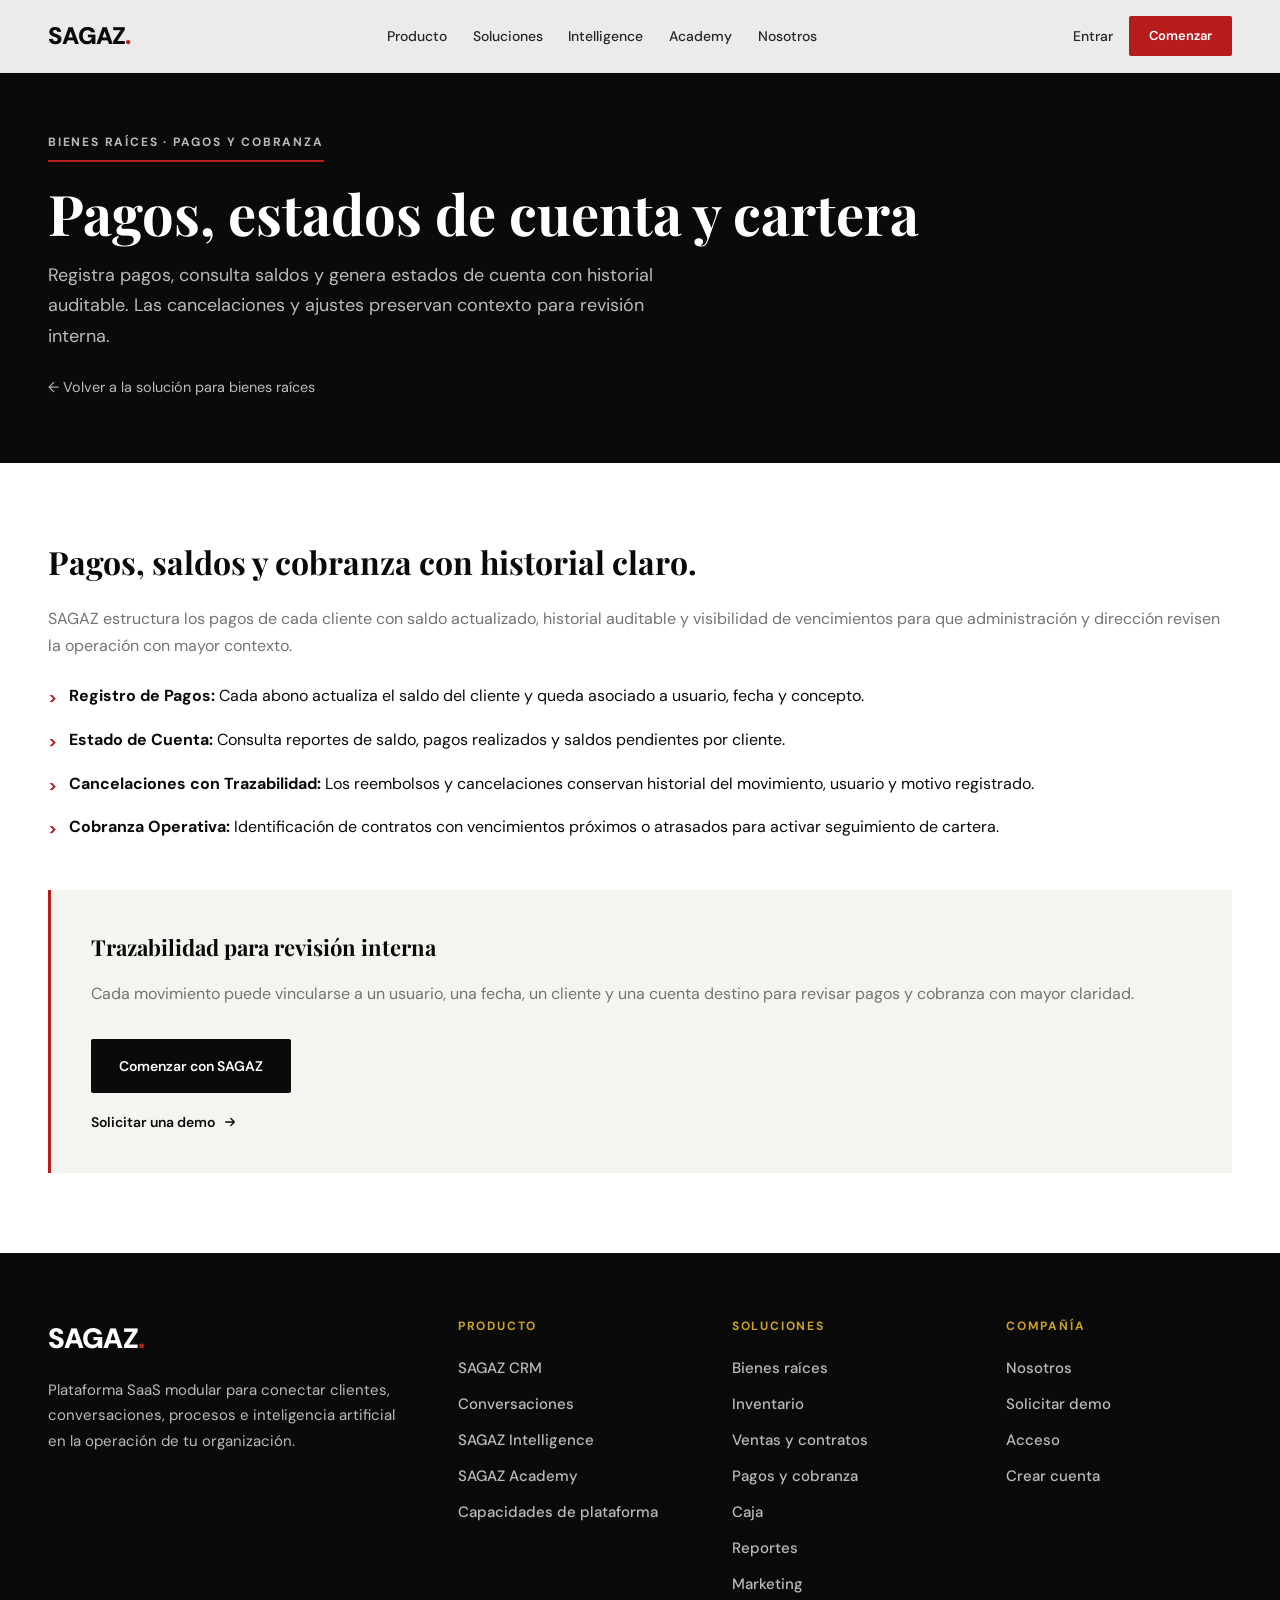
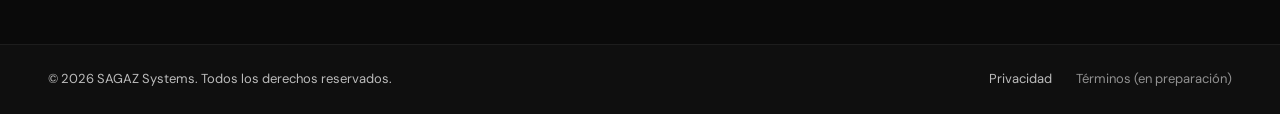
<file: financiero.html>
<!DOCTYPE html>
<html lang="es-MX">
<head>
    <meta charset="UTF-8">
    <meta name="viewport" content="width=device-width, initial-scale=1.0">
    <meta name="description" content="Pagos, estados de cuenta y cobranza con SAGAZ. Consulta saldos, registra pagos, revisa cartera y conserva trazabilidad operativa de movimientos.">
    <meta name="robots" content="index, follow">
    <link rel="canonical" href="https://sagaz.cloud/financiero.html">
    <meta property="og:title" content="Pagos, Estado de Cuenta y Cobranza | SAGAZ">
    <meta property="og:description" content="Saldos, pagos, estados de cuenta y cobranza operativa con historial claro para revisión interna.">
    <meta property="og:type" content="website">
    <meta property="og:url" content="https://sagaz.cloud/financiero.html">
    <meta property="og:image" content="https://sagaz.cloud/assets/img/og-sagaz.jpg">
    <meta property="og:image:width" content="1200">
    <meta property="og:image:height" content="630">
    <meta property="og:image:type" content="image/jpeg">
    <meta property="og:image:alt" content="SAGAZ - Plataforma SaaS modular para pagos y cobranza">
    <meta property="og:site_name" content="SAGAZ">
    <meta property="og:locale" content="es_MX">
    <meta name="twitter:card" content="summary_large_image">
    <meta name="twitter:title" content="Pagos, Estado de Cuenta y Cobranza | SAGAZ">
    <meta name="twitter:description" content="Saldos, pagos, estados de cuenta y cobranza operativa con historial claro para revisión interna.">
    <meta name="twitter:image" content="https://sagaz.cloud/assets/img/og-sagaz.jpg">
    <link rel="preconnect" href="https://fonts.googleapis.com">
    <link rel="preconnect" href="https://fonts.gstatic.com" crossorigin>
    <link href="https://fonts.googleapis.com/css2?family=Playfair+Display:ital,wght@0,400;0,600;0,700;0,900;1,400&family=DM+Sans:ital,opsz,wght@0,9..40,300;0,9..40,400;0,9..40,500;0,9..40,600;0,9..40,700;1,9..40,400&display=swap" rel="stylesheet">
    <link rel="icon" type="image/svg+xml" href="favicon.svg?v=2">
    <link rel="stylesheet" href="css/styles.css?v=2">
    <noscript>
        <style>.reveal-up, .reveal-fade { opacity: 1; transform: none; }</style>
    </noscript>
    <script type="application/ld+json">{"@context":"https://schema.org","@type":"WebPage","name":"Pagos y Cobranza | SAGAZ","description":"Control financiero y cobranza operativa del ecosistema SAGAZ."}</script>
</head>
<body>
    <a href="#main-content" class="skip-link">Saltar al contenido principal</a>

    <header class="navbar" role="banner">
        <div class="container nav-content">
            <a href="index.html" class="logo" aria-label="SAGAZ Inicio">SAGAZ<span class="dot" aria-hidden="true">.</span></a>
            <nav class="nav-links" role="navigation" aria-label="Navegación principal">
                <a href="index.html#productos" class="nav-link">Producto</a>
                <a href="index.html#soluciones" class="nav-link">Soluciones</a>
                <a href="intelligence.html" class="nav-link">Intelligence</a>
                <a href="academy.html" class="nav-link">Academy</a>
                <a href="index.html#equipo" class="nav-link">Nosotros</a>
            </nav>
            <div class="nav-actions">
                <a href="https://app.sagaz.cloud/login" class="nav-link nav-link--login">Entrar</a>
                <a href="https://app.sagaz.cloud/register" class="btn-rojo">Comenzar</a>
                <button class="menu-toggle" aria-label="Abrir menú" aria-expanded="false" aria-controls="mobile-menu">
                    <span class="menu-bar"></span>
                    <span class="menu-bar"></span>
                    <span class="menu-bar"></span>
                </button>
            </div>
        </div>
        <div class="mobile-menu" id="mobile-menu" aria-hidden="true">
            <nav class="mobile-nav" role="navigation" aria-label="Navegación móvil">
                <a href="index.html#productos" class="mobile-nav-link">Producto</a>
                <a href="index.html#soluciones" class="mobile-nav-link">Soluciones</a>
                <a href="intelligence.html" class="mobile-nav-link">Intelligence</a>
                <a href="academy.html" class="mobile-nav-link">Academy</a>
                <a href="index.html#equipo" class="mobile-nav-link">Nosotros</a>
                <a href="https://app.sagaz.cloud/register" class="mobile-nav-link">Comenzar</a>
                <a href="https://app.sagaz.cloud/login" class="mobile-nav-link mobile-nav-link--cta">Entrar al sistema</a>
            </nav>
        </div>
    </header>

    <main id="main-content">
        <section class="internal-hero" aria-labelledby="fin-title">
            <div class="container internal-hero-content">
                <span class="overline">Bienes raíces · Pagos y cobranza</span>
                <h1 id="fin-title" class="internal-title">Pagos, estados de cuenta y cartera</h1>
                <p class="internal-desc">Registra pagos, consulta saldos y genera estados de cuenta con historial auditable. Las cancelaciones y ajustes preservan contexto para revisión interna.</p>
                <p class="internal-back"><a href="bienes-raices.html">&larr; Volver a la solución para bienes raíces</a></p>
            </div>
        </section>

        <section class="module-section" aria-labelledby="fin-features">
            <div class="container module-grid">
                <div class="module-text">
                    <h2 id="fin-features">Pagos, saldos y cobranza con historial claro.</h2>
                    <p>SAGAZ estructura los pagos de cada cliente con saldo actualizado, historial auditable y visibilidad de vencimientos para que administración y dirección revisen la operación con mayor contexto.</p>
                    <ul class="feature-list">
                        <li>
                            <span class="feature-icon" aria-hidden="true">&gt;</span>
                            <span><strong>Registro de Pagos:</strong> Cada abono actualiza el saldo del cliente y queda asociado a usuario, fecha y concepto.</span>
                        </li>
                        <li>
                            <span class="feature-icon" aria-hidden="true">&gt;</span>
                            <span><strong>Estado de Cuenta:</strong> Consulta reportes de saldo, pagos realizados y saldos pendientes por cliente.</span>
                        </li>
                        <li>
                            <span class="feature-icon" aria-hidden="true">&gt;</span>
                            <span><strong>Cancelaciones con Trazabilidad:</strong> Los reembolsos y cancelaciones conservan historial del movimiento, usuario y motivo registrado.</span>
                        </li>
                        <li>
                            <span class="feature-icon" aria-hidden="true">&gt;</span>
                            <span><strong>Cobranza Operativa:</strong> Identificación de contratos con vencimientos próximos o atrasados para activar seguimiento de cartera.</span>
                        </li>
                    </ul>
                </div>
                <aside class="module-sidebar">
                    <h3>Trazabilidad para revisión interna</h3>
                    <p>Cada movimiento puede vincularse a un usuario, una fecha, un cliente y una cuenta destino para revisar pagos y cobranza con mayor claridad.</p>
                    <div class="module-sidebar-actions">
                        <a href="https://app.sagaz.cloud/register" class="btn-primary">Comenzar con SAGAZ</a>
                        <a href="demo.html" class="link-arrow">
                            <span>Solicitar una demo</span>
                            <svg width="14" height="14" viewBox="0 0 16 16" fill="none" aria-hidden="true"><path d="M3 8h10M9 4l4 4-4 4" stroke="currentColor" stroke-width="1.5" stroke-linecap="round" stroke-linejoin="round"/></svg>
                        </a>
                    </div>
                </aside>
            </div>
        </section>
    </main>

    <footer class="footer" role="contentinfo">
        <div class="container footer-grid footer-grid--wide">
            <div class="footer-brand">
                <a href="index.html" class="logo-footer" aria-label="SAGAZ Inicio">SAGAZ<span aria-hidden="true">.</span></a>
                <p class="footer-tagline">Plataforma SaaS modular para conectar clientes, conversaciones, procesos e inteligencia artificial en la operación de tu organización.</p>
            </div>
            <div class="footer-links-col">
                <h4>Producto</h4>
                <nav aria-label="Enlaces de producto">
                    <a href="crm.html">SAGAZ CRM</a>
                    <a href="conversaciones.html">Conversaciones</a>
                    <a href="intelligence.html">SAGAZ Intelligence</a>
                    <a href="academy.html">SAGAZ Academy</a>
                    <a href="usuarios.html">Capacidades de plataforma</a>
                </nav>
            </div>
            <div class="footer-links-col">
                <h4>Soluciones</h4>
                <nav aria-label="Enlaces de soluciones">
                    <a href="bienes-raices.html">Bienes raíces</a>
                    <a href="inventario.html">Inventario</a>
                    <a href="ventas.html">Ventas y contratos</a>
                    <a href="financiero.html">Pagos y cobranza</a>
                    <a href="caja.html">Caja</a>
                    <a href="reportes.html">Reportes</a>
                    <a href="marketing.html">Marketing</a>
                </nav>
            </div>
            <div class="footer-links-col">
                <h4>Compañía</h4>
                <nav aria-label="Enlaces de compañía">
                    <a href="index.html#equipo">Nosotros</a>
                    <a href="demo.html">Solicitar demo</a>
                    <a href="https://app.sagaz.cloud/login">Acceso</a>
                    <a href="https://app.sagaz.cloud/register">Crear cuenta</a>
                </nav>
            </div>
        </div>
        <div class="footer-bottom">
            <div class="container footer-bottom-inner">
                <p>&copy; 2026 SAGAZ Systems. Todos los derechos reservados.</p>
                <nav class="footer-legal" aria-label="Legal">
                    <a href="politica-de-privacidad.html">Privacidad</a>
                    <span class="footer-legal-pending" title="Documento en preparación">Términos (en preparación)</span>
                </nav>
            </div>
        </div>
    </footer>

    <script src="js/main.js?v=2"></script>
</body>
</html>
</file>
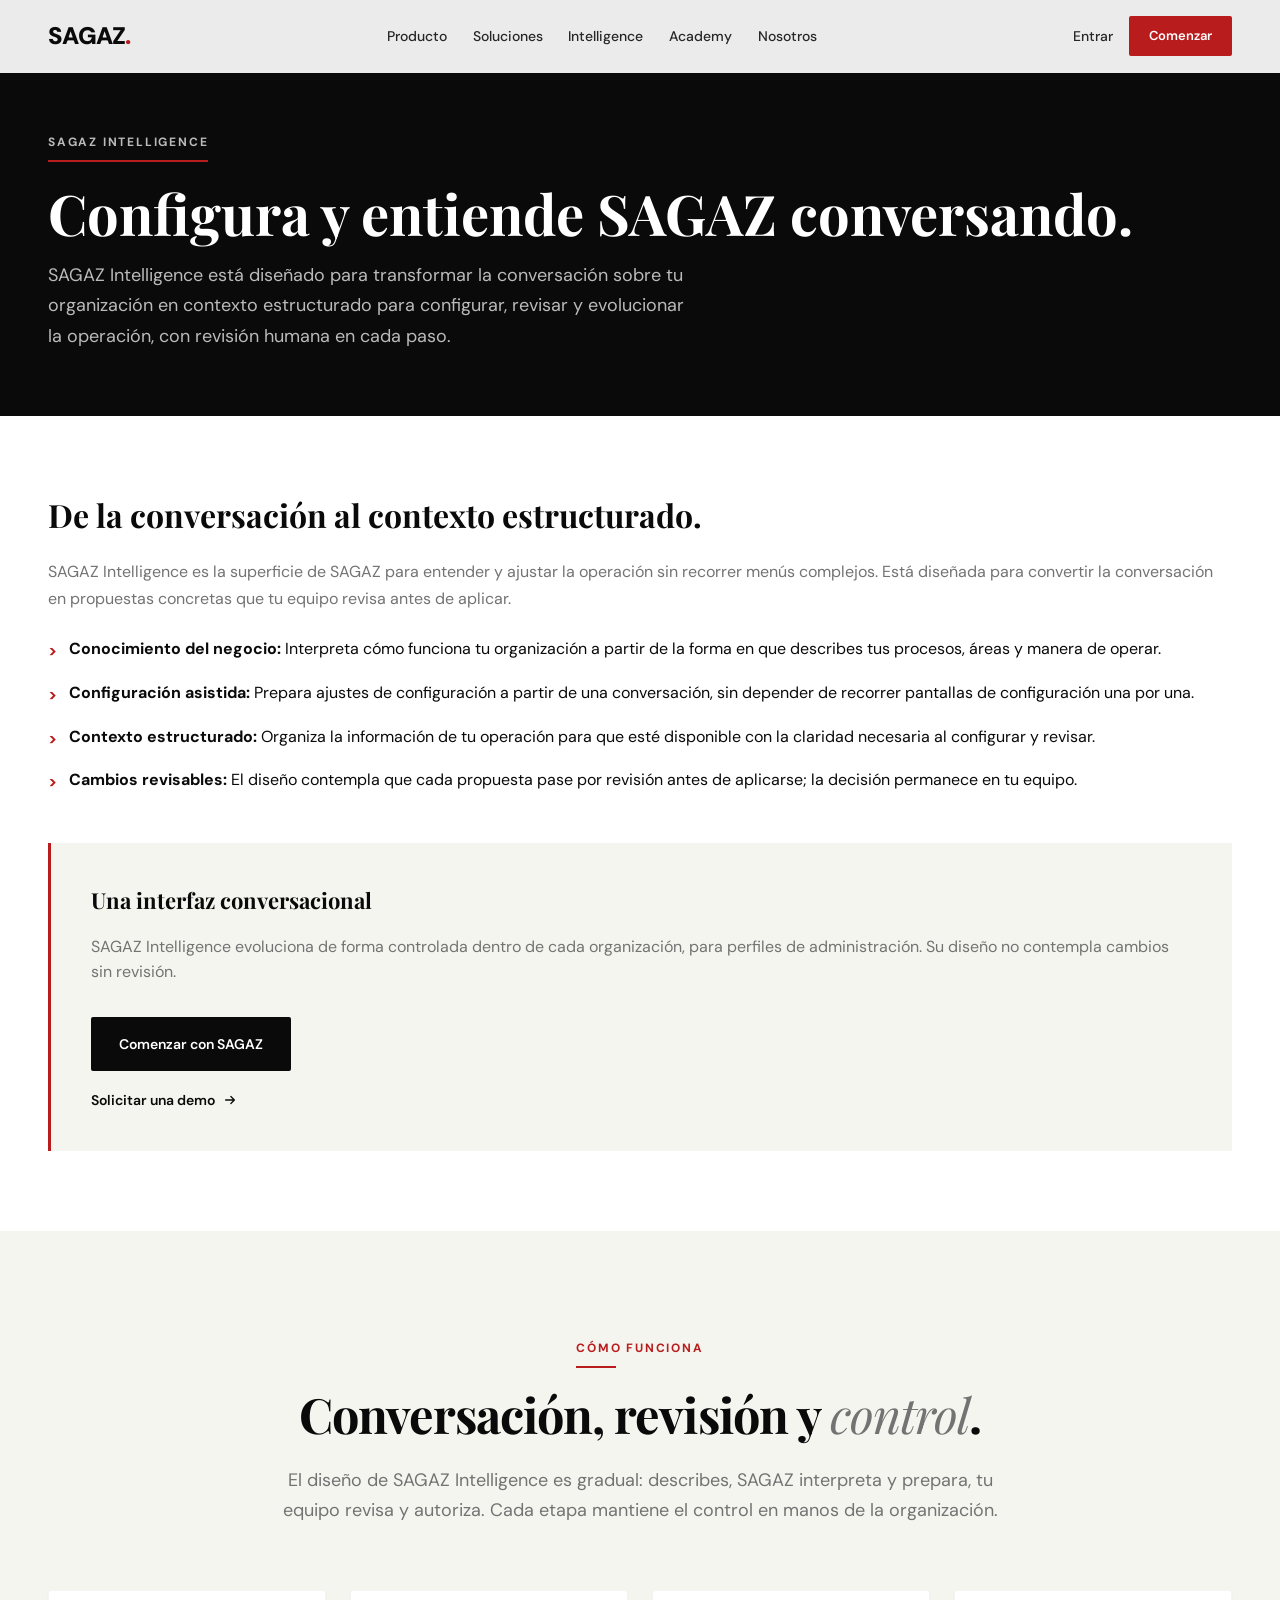
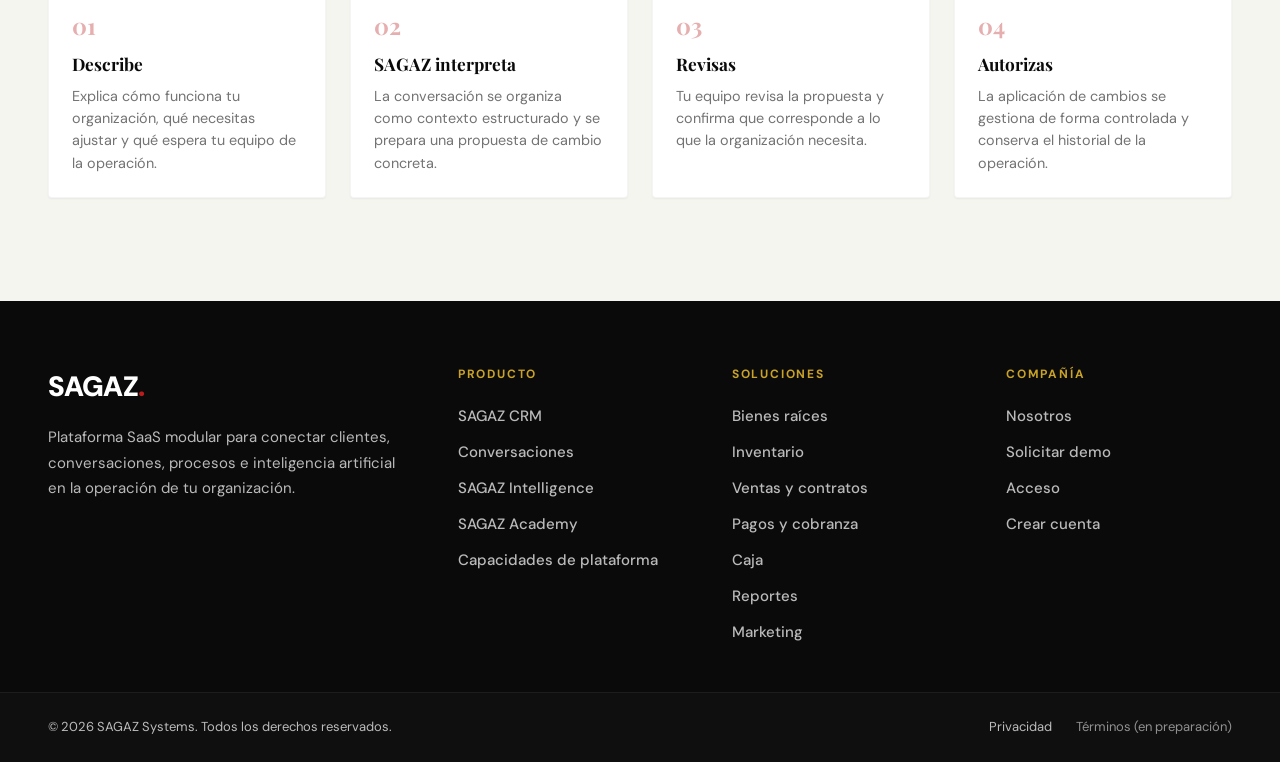
<file: intelligence.html>
<!DOCTYPE html>
<html lang="es-MX">
<head>
    <meta charset="UTF-8">
    <meta name="viewport" content="width=device-width, initial-scale=1.0">
    <meta http-equiv="X-UA-Compatible" content="IE=edge">

    <!-- SEO Core -->
    <title>SAGAZ Intelligence | Configuración asistida y contexto</title>
    <meta name="description" content="SAGAZ Intelligence está diseñado para transformar la conversación sobre tu organización en contexto estructurado, con revisión humana antes de cualquier cambio.">
    <meta name="robots" content="index, follow, max-snippet:160, max-image-preview:large">
    <link rel="canonical" href="https://sagaz.cloud/intelligence.html">

    <!-- Open Graph -->
    <meta property="og:type" content="website">
    <meta property="og:locale" content="es_MX">
    <meta property="og:url" content="https://sagaz.cloud/intelligence.html">
    <meta property="og:title" content="SAGAZ Intelligence | Configuración asistida y contexto">
    <meta property="og:description" content="Una interfaz conversacional en evolución para configurar, revisar y evolucionar la operación de tu organización.">
    <meta property="og:image" content="https://sagaz.cloud/assets/img/og-sagaz.jpg">
    <meta property="og:image:width" content="1200">
    <meta property="og:image:height" content="630">
    <meta property="og:image:type" content="image/jpeg">
    <meta property="og:image:alt" content="SAGAZ Intelligence - Configuración asistida para tu operación">
    <meta property="og:site_name" content="SAGAZ">

    <!-- Twitter Card -->
    <meta name="twitter:card" content="summary_large_image">
    <meta name="twitter:title" content="SAGAZ Intelligence | Configuración asistida y contexto">
    <meta name="twitter:description" content="Describe cómo funciona tu organización y SAGAZ Intelligence trabaja en convertir esa conversación en contexto estructurado.">
    <meta name="twitter:image" content="https://sagaz.cloud/assets/img/og-sagaz.jpg">

    <!-- Favicon -->
    <link rel="icon" type="image/svg+xml" href="favicon.svg?v=2">

    <!-- Preconnect -->
    <link rel="preconnect" href="https://fonts.googleapis.com">
    <link rel="preconnect" href="https://fonts.gstatic.com" crossorigin>

    <!-- Fonts -->
    <link href="https://fonts.googleapis.com/css2?family=Playfair+Display:ital,wght@0,400;0,600;0,700;0,900;1,400&family=DM+Sans:ital,opsz,wght@0,9..40,300;0,9..40,400;0,9..40,500;0,9..40,600;0,9..40,700;1,9..40,400&display=swap" rel="stylesheet">

    <link rel="stylesheet" href="css/styles.css?v=2">
    <noscript>
        <style>.reveal-up, .reveal-fade { opacity: 1; transform: none; }</style>
    </noscript>
    <script type="application/ld+json">{"@context":"https://schema.org","@type":"WebPage","name":"SAGAZ Intelligence | Configuración asistida y contexto","description":"SAGAZ Intelligence está diseñado para transformar la conversación sobre tu organización en contexto estructurado, con revisión humana antes de cualquier cambio.","url":"https://sagaz.cloud/intelligence.html"}</script>
</head>
<body>
    <a href="#main-content" class="skip-link">Saltar al contenido principal</a>

    <header class="navbar" role="banner">
        <div class="container nav-content">
            <a href="index.html" class="logo" aria-label="SAGAZ Inicio">SAGAZ<span class="dot" aria-hidden="true">.</span></a>
            <nav class="nav-links" role="navigation" aria-label="Navegación principal">
                <a href="index.html#productos" class="nav-link">Producto</a>
                <a href="index.html#soluciones" class="nav-link">Soluciones</a>
                <a href="intelligence.html" class="nav-link">Intelligence</a>
                <a href="academy.html" class="nav-link">Academy</a>
                <a href="index.html#equipo" class="nav-link">Nosotros</a>
            </nav>
            <div class="nav-actions">
                <a href="https://app.sagaz.cloud/login" class="nav-link nav-link--login">Entrar</a>
                <a href="https://app.sagaz.cloud/register" class="btn-rojo">Comenzar</a>
                <button class="menu-toggle" aria-label="Abrir menú" aria-expanded="false" aria-controls="mobile-menu">
                    <span class="menu-bar"></span>
                    <span class="menu-bar"></span>
                    <span class="menu-bar"></span>
                </button>
            </div>
        </div>
        <div class="mobile-menu" id="mobile-menu" aria-hidden="true">
            <nav class="mobile-nav" role="navigation" aria-label="Navegación móvil">
                <a href="index.html#productos" class="mobile-nav-link">Producto</a>
                <a href="index.html#soluciones" class="mobile-nav-link">Soluciones</a>
                <a href="intelligence.html" class="mobile-nav-link">Intelligence</a>
                <a href="academy.html" class="mobile-nav-link">Academy</a>
                <a href="index.html#equipo" class="mobile-nav-link">Nosotros</a>
                <a href="https://app.sagaz.cloud/register" class="mobile-nav-link">Comenzar</a>
                <a href="https://app.sagaz.cloud/login" class="mobile-nav-link mobile-nav-link--cta">Entrar al sistema</a>
            </nav>
        </div>
    </header>

    <main id="main-content">
        <section class="internal-hero" aria-labelledby="intel-title">
            <div class="container internal-hero-content">
                <span class="overline">SAGAZ Intelligence</span>
                <h1 id="intel-title" class="internal-title">Configura y entiende SAGAZ conversando.</h1>
                <p class="internal-desc">SAGAZ Intelligence está diseñado para transformar la conversación sobre tu organización en contexto estructurado para configurar, revisar y evolucionar la operación, con revisión humana en cada paso.</p>
            </div>
        </section>

        <section class="module-section" aria-labelledby="intel-features">
            <div class="container module-grid">
                <div class="module-text">
                    <h2 id="intel-features">De la conversación al contexto estructurado.</h2>
                    <p>SAGAZ Intelligence es la superficie de SAGAZ para entender y ajustar la operación sin recorrer menús complejos. Está diseñada para convertir la conversación en propuestas concretas que tu equipo revisa antes de aplicar.</p>
                    <ul class="feature-list">
                        <li>
                            <span class="feature-icon" aria-hidden="true">&gt;</span>
                            <span><strong>Conocimiento del negocio:</strong> Interpreta cómo funciona tu organización a partir de la forma en que describes tus procesos, áreas y manera de operar.</span>
                        </li>
                        <li>
                            <span class="feature-icon" aria-hidden="true">&gt;</span>
                            <span><strong>Configuración asistida:</strong> Prepara ajustes de configuración a partir de una conversación, sin depender de recorrer pantallas de configuración una por una.</span>
                        </li>
                        <li>
                            <span class="feature-icon" aria-hidden="true">&gt;</span>
                            <span><strong>Contexto estructurado:</strong> Organiza la información de tu operación para que esté disponible con la claridad necesaria al configurar y revisar.</span>
                        </li>
                        <li>
                            <span class="feature-icon" aria-hidden="true">&gt;</span>
                            <span><strong>Cambios revisables:</strong> El diseño contempla que cada propuesta pase por revisión antes de aplicarse; la decisión permanece en tu equipo.</span>
                        </li>
                    </ul>
                </div>
                <aside class="module-sidebar">
                    <h3>Una interfaz conversacional</h3>
                    <p>SAGAZ Intelligence evoluciona de forma controlada dentro de cada organización, para perfiles de administración. Su diseño no contempla cambios sin revisión.</p>
                    <div class="module-sidebar-actions">
                        <a href="https://app.sagaz.cloud/register" class="btn-primary">Comenzar con SAGAZ</a>
                        <a href="demo.html" class="link-arrow">
                            <span>Solicitar una demo</span>
                            <svg width="14" height="14" viewBox="0 0 16 16" fill="none" aria-hidden="true"><path d="M3 8h10M9 4l4 4-4 4" stroke="currentColor" stroke-width="1.5" stroke-linecap="round" stroke-linejoin="round"/></svg>
                        </a>
                    </div>
                </aside>
            </div>
        </section>

        <section class="flow-section" aria-labelledby="intel-how">
            <div class="container">
                <header class="section-header" style="text-align:center; margin-bottom:4rem;">
                    <span class="overline-red-line reveal-up">Cómo funciona</span>
                    <h2 id="intel-how" class="section-title reveal-up" style="--delay: 0.1s; margin-left:auto; margin-right:auto;">
                        Conversación, revisión y <em>control</em>.
                    </h2>
                    <p class="section-desc reveal-up" style="--delay: 0.2s; margin-left:auto; margin-right:auto; max-width:720px;">
                        El diseño de SAGAZ Intelligence es gradual: describes, SAGAZ interpreta y prepara, tu equipo revisa y autoriza. Cada etapa mantiene el control en manos de la organización.
                    </p>
                </header>

                <div class="steps-grid">
                    <article class="flow-step reveal-up">
                        <span class="flow-number" aria-hidden="true">01</span>
                        <h3>Describe</h3>
                        <p>Explica cómo funciona tu organización, qué necesitas ajustar y qué espera tu equipo de la operación.</p>
                    </article>
                    <article class="flow-step reveal-up" style="--delay: 0.05s">
                        <span class="flow-number" aria-hidden="true">02</span>
                        <h3>SAGAZ interpreta</h3>
                        <p>La conversación se organiza como contexto estructurado y se prepara una propuesta de cambio concreta.</p>
                    </article>
                    <article class="flow-step reveal-up" style="--delay: 0.1s">
                        <span class="flow-number" aria-hidden="true">03</span>
                        <h3>Revisas</h3>
                        <p>Tu equipo revisa la propuesta y confirma que corresponde a lo que la organización necesita.</p>
                    </article>
                    <article class="flow-step reveal-up" style="--delay: 0.15s">
                        <span class="flow-number" aria-hidden="true">04</span>
                        <h3>Autorizas</h3>
                        <p>La aplicación de cambios se gestiona de forma controlada y conserva el historial de la operación.</p>
                    </article>
                </div>
            </div>
        </section>
    </main>

    <footer class="footer" role="contentinfo">
        <div class="container footer-grid footer-grid--wide">
            <div class="footer-brand">
                <a href="index.html" class="logo-footer" aria-label="SAGAZ Inicio">SAGAZ<span aria-hidden="true">.</span></a>
                <p class="footer-tagline">Plataforma SaaS modular para conectar clientes, conversaciones, procesos e inteligencia artificial en la operación de tu organización.</p>
            </div>
            <div class="footer-links-col">
                <h4>Producto</h4>
                <nav aria-label="Enlaces de producto">
                    <a href="crm.html">SAGAZ CRM</a>
                    <a href="conversaciones.html">Conversaciones</a>
                    <a href="intelligence.html">SAGAZ Intelligence</a>
                    <a href="academy.html">SAGAZ Academy</a>
                    <a href="usuarios.html">Capacidades de plataforma</a>
                </nav>
            </div>
            <div class="footer-links-col">
                <h4>Soluciones</h4>
                <nav aria-label="Enlaces de soluciones">
                    <a href="bienes-raices.html">Bienes raíces</a>
                    <a href="inventario.html">Inventario</a>
                    <a href="ventas.html">Ventas y contratos</a>
                    <a href="financiero.html">Pagos y cobranza</a>
                    <a href="caja.html">Caja</a>
                    <a href="reportes.html">Reportes</a>
                    <a href="marketing.html">Marketing</a>
                </nav>
            </div>
            <div class="footer-links-col">
                <h4>Compañía</h4>
                <nav aria-label="Enlaces de compañía">
                    <a href="index.html#equipo">Nosotros</a>
                    <a href="demo.html">Solicitar demo</a>
                    <a href="https://app.sagaz.cloud/login">Acceso</a>
                    <a href="https://app.sagaz.cloud/register">Crear cuenta</a>
                </nav>
            </div>
        </div>
        <div class="footer-bottom">
            <div class="container footer-bottom-inner">
                <p>&copy; 2026 SAGAZ Systems. Todos los derechos reservados.</p>
                <nav class="footer-legal" aria-label="Legal">
                    <a href="politica-de-privacidad.html">Privacidad</a>
                    <span class="footer-legal-pending" title="Documento en preparación">Términos (en preparación)</span>
                </nav>
            </div>
        </div>
    </footer>

    <script src="js/main.js?v=2"></script>
</body>
</html>
</file>
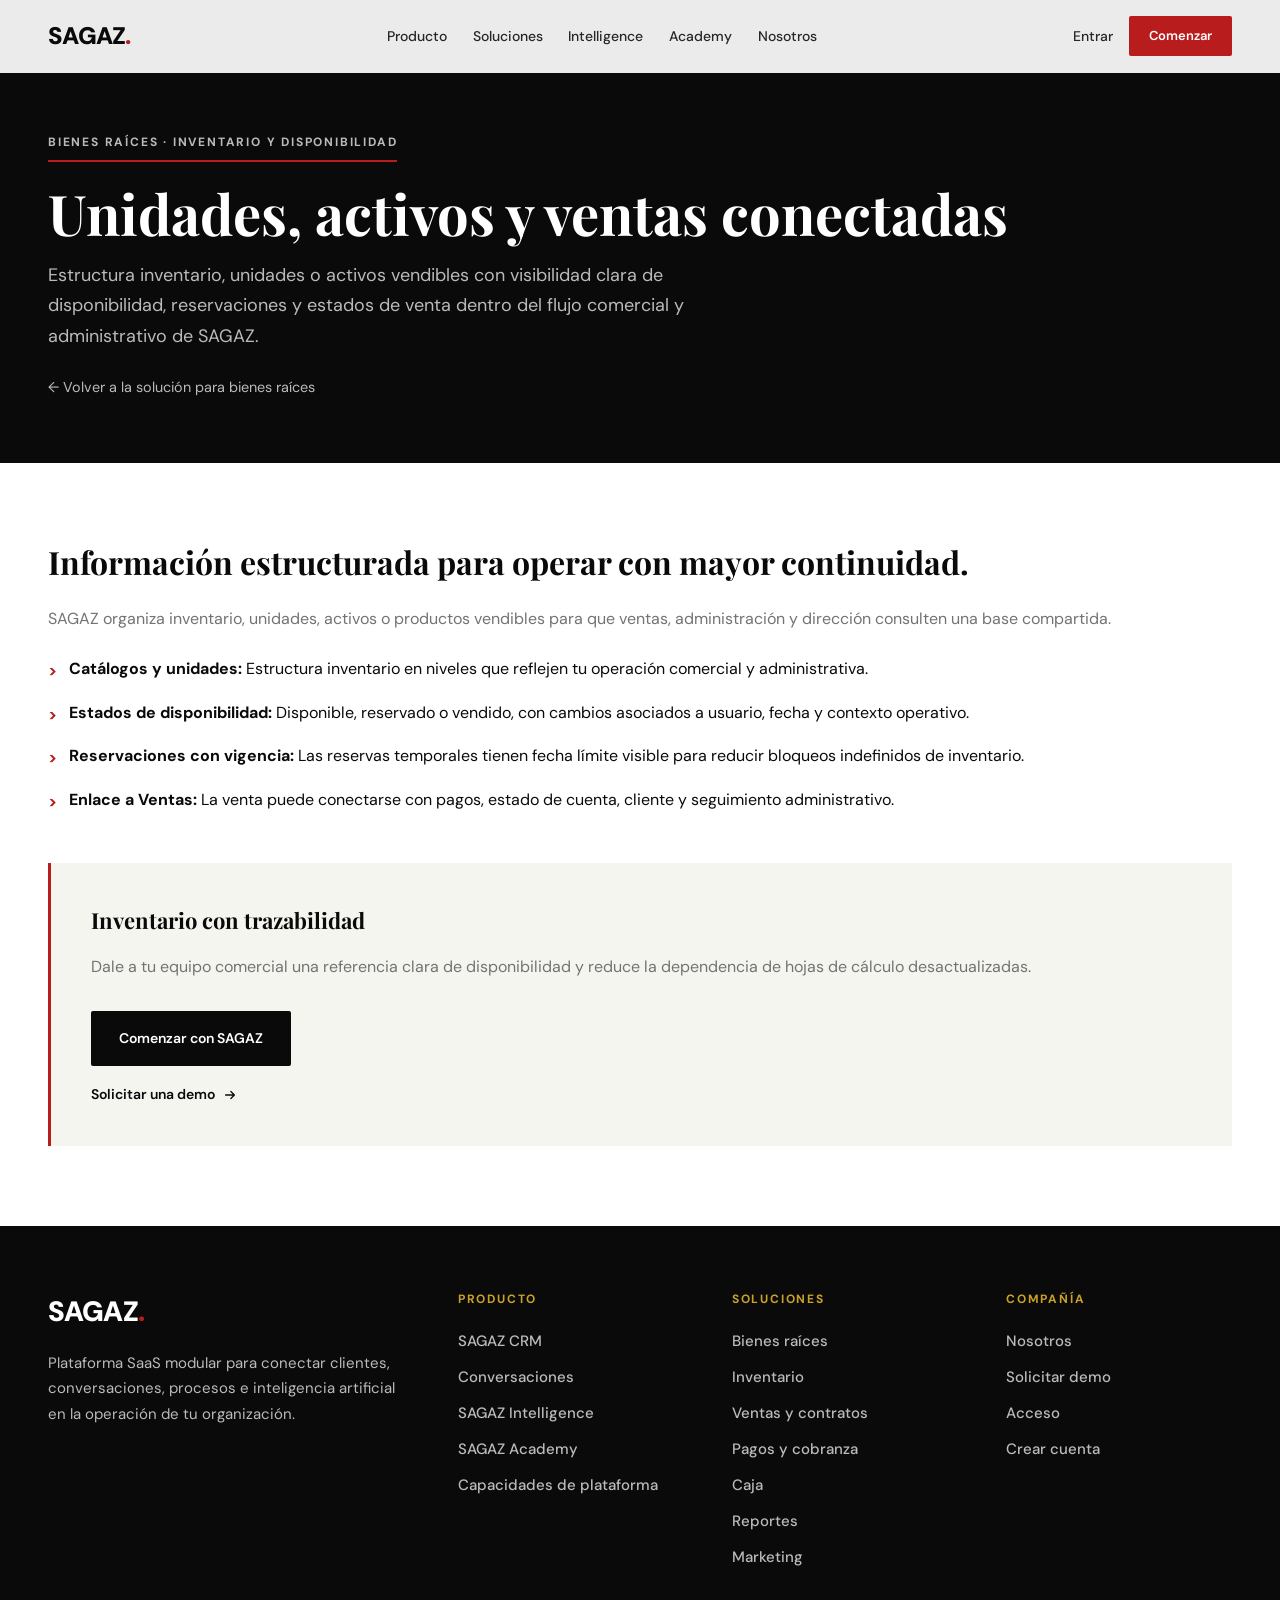
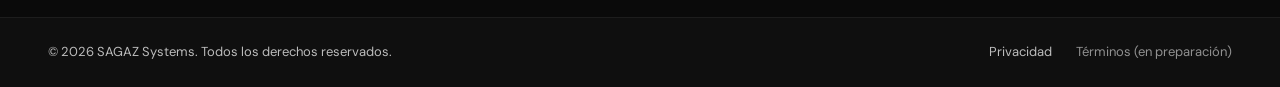
<file: inventario.html>
<!DOCTYPE html>
<html lang="es-MX">
<head>
    <meta charset="UTF-8">
    <meta name="viewport" content="width=device-width, initial-scale=1.0">
    <meta name="description" content="Inventario y disponibilidad con SAGAZ. Gestiona unidades, activos o productos vendibles, reservaciones y ventas dentro de una plataforma SaaS modular.">
    <meta name="robots" content="index, follow">
    <link rel="canonical" href="https://sagaz.cloud/inventario.html">
    <meta property="og:title" content="Inventario y Disponibilidad | SAGAZ">
    <meta property="og:description" content="Gestión de unidades, activos, disponibilidad, reservaciones y ventas dentro del flujo operativo de SAGAZ.">
    <meta property="og:type" content="website">
    <meta property="og:url" content="https://sagaz.cloud/inventario.html">
    <meta property="og:image" content="https://sagaz.cloud/assets/img/og-sagaz.jpg">
    <meta property="og:image:width" content="1200">
    <meta property="og:image:height" content="630">
    <meta property="og:image:type" content="image/jpeg">
    <meta property="og:image:alt" content="SAGAZ - Plataforma SaaS modular para inventario y disponibilidad">
    <meta property="og:site_name" content="SAGAZ">
    <meta property="og:locale" content="es_MX">
    <meta name="twitter:card" content="summary_large_image">
    <meta name="twitter:title" content="Inventario y Disponibilidad | SAGAZ">
    <meta name="twitter:description" content="Gestiona unidades, activos, disponibilidad, reservaciones y ventas dentro del flujo operativo de SAGAZ.">
    <meta name="twitter:image" content="https://sagaz.cloud/assets/img/og-sagaz.jpg">
    <link rel="preconnect" href="https://fonts.googleapis.com">
    <link rel="preconnect" href="https://fonts.gstatic.com" crossorigin>
    <link href="https://fonts.googleapis.com/css2?family=Playfair+Display:ital,wght@0,400;0,600;0,700;0,900;1,400&family=DM+Sans:ital,opsz,wght@0,9..40,300;0,9..40,400;0,9..40,500;0,9..40,600;0,9..40,700;1,9..40,400&display=swap" rel="stylesheet">
    <link rel="icon" type="image/svg+xml" href="favicon.svg?v=2">
    <link rel="stylesheet" href="css/styles.css?v=2">
    <noscript>
        <style>.reveal-up, .reveal-fade { opacity: 1; transform: none; }</style>
    </noscript>
    <script type="application/ld+json">{"@context":"https://schema.org","@type":"WebPage","name":"Inventario y Disponibilidad | SAGAZ","description":"Gestión de unidades, activos, disponibilidad, reservaciones y ventas dentro del ecosistema SAGAZ."}</script>
</head>
<body>
    <a href="#main-content" class="skip-link">Saltar al contenido principal</a>

    <header class="navbar" role="banner">
        <div class="container nav-content">
            <a href="index.html" class="logo" aria-label="SAGAZ Inicio">SAGAZ<span class="dot" aria-hidden="true">.</span></a>
            <nav class="nav-links" role="navigation" aria-label="Navegación principal">
                <a href="index.html#productos" class="nav-link">Producto</a>
                <a href="index.html#soluciones" class="nav-link">Soluciones</a>
                <a href="intelligence.html" class="nav-link">Intelligence</a>
                <a href="academy.html" class="nav-link">Academy</a>
                <a href="index.html#equipo" class="nav-link">Nosotros</a>
            </nav>
            <div class="nav-actions">
                <a href="https://app.sagaz.cloud/login" class="nav-link nav-link--login">Entrar</a>
                <a href="https://app.sagaz.cloud/register" class="btn-rojo">Comenzar</a>
                <button class="menu-toggle" aria-label="Abrir menú" aria-expanded="false" aria-controls="mobile-menu">
                    <span class="menu-bar"></span>
                    <span class="menu-bar"></span>
                    <span class="menu-bar"></span>
                </button>
            </div>
        </div>
        <div class="mobile-menu" id="mobile-menu" aria-hidden="true">
            <nav class="mobile-nav" role="navigation" aria-label="Navegación móvil">
                <a href="index.html#productos" class="mobile-nav-link">Producto</a>
                <a href="index.html#soluciones" class="mobile-nav-link">Soluciones</a>
                <a href="intelligence.html" class="mobile-nav-link">Intelligence</a>
                <a href="academy.html" class="mobile-nav-link">Academy</a>
                <a href="index.html#equipo" class="mobile-nav-link">Nosotros</a>
                <a href="https://app.sagaz.cloud/register" class="mobile-nav-link">Comenzar</a>
                <a href="https://app.sagaz.cloud/login" class="mobile-nav-link mobile-nav-link--cta">Entrar al sistema</a>
            </nav>
        </div>
    </header>

    <main id="main-content">
        <section class="internal-hero" aria-labelledby="inv-title">
            <div class="container internal-hero-content">
                <span class="overline">Bienes raíces · Inventario y disponibilidad</span>
                <h1 id="inv-title" class="internal-title">Unidades, activos y ventas conectadas</h1>
                <p class="internal-desc">Estructura inventario, unidades o activos vendibles con visibilidad clara de disponibilidad, reservaciones y estados de venta dentro del flujo comercial y administrativo de SAGAZ.</p>
                <p class="internal-back"><a href="bienes-raices.html">&larr; Volver a la solución para bienes raíces</a></p>
            </div>
        </section>

        <section class="module-section" aria-labelledby="inv-features">
            <div class="container module-grid">
                <div class="module-text">
                    <h2 id="inv-features">Información estructurada para operar con mayor continuidad.</h2>
                    <p>SAGAZ organiza inventario, unidades, activos o productos vendibles para que ventas, administración y dirección consulten una base compartida.</p>
                    <ul class="feature-list">
                        <li>
                            <span class="feature-icon" aria-hidden="true">&gt;</span>
                            <span><strong>Catálogos y unidades:</strong> Estructura inventario en niveles que reflejen tu operación comercial y administrativa.</span>
                        </li>
                        <li>
                            <span class="feature-icon" aria-hidden="true">&gt;</span>
                            <span><strong>Estados de disponibilidad:</strong> Disponible, reservado o vendido, con cambios asociados a usuario, fecha y contexto operativo.</span>
                        </li>
                        <li>
                            <span class="feature-icon" aria-hidden="true">&gt;</span>
                            <span><strong>Reservaciones con vigencia:</strong> Las reservas temporales tienen fecha límite visible para reducir bloqueos indefinidos de inventario.</span>
                        </li>
                        <li>
                            <span class="feature-icon" aria-hidden="true">&gt;</span>
                            <span><strong>Enlace a Ventas:</strong> La venta puede conectarse con pagos, estado de cuenta, cliente y seguimiento administrativo.</span>
                        </li>
                    </ul>
                </div>
                <aside class="module-sidebar">
                    <h3>Inventario con trazabilidad</h3>
                    <p>Dale a tu equipo comercial una referencia clara de disponibilidad y reduce la dependencia de hojas de cálculo desactualizadas.</p>
                    <div class="module-sidebar-actions">
                        <a href="https://app.sagaz.cloud/register" class="btn-primary">Comenzar con SAGAZ</a>
                        <a href="demo.html" class="link-arrow">
                            <span>Solicitar una demo</span>
                            <svg width="14" height="14" viewBox="0 0 16 16" fill="none" aria-hidden="true"><path d="M3 8h10M9 4l4 4-4 4" stroke="currentColor" stroke-width="1.5" stroke-linecap="round" stroke-linejoin="round"/></svg>
                        </a>
                    </div>
                </aside>
            </div>
        </section>
    </main>

    <footer class="footer" role="contentinfo">
        <div class="container footer-grid footer-grid--wide">
            <div class="footer-brand">
                <a href="index.html" class="logo-footer" aria-label="SAGAZ Inicio">SAGAZ<span aria-hidden="true">.</span></a>
                <p class="footer-tagline">Plataforma SaaS modular para conectar clientes, conversaciones, procesos e inteligencia artificial en la operación de tu organización.</p>
            </div>
            <div class="footer-links-col">
                <h4>Producto</h4>
                <nav aria-label="Enlaces de producto">
                    <a href="crm.html">SAGAZ CRM</a>
                    <a href="conversaciones.html">Conversaciones</a>
                    <a href="intelligence.html">SAGAZ Intelligence</a>
                    <a href="academy.html">SAGAZ Academy</a>
                    <a href="usuarios.html">Capacidades de plataforma</a>
                </nav>
            </div>
            <div class="footer-links-col">
                <h4>Soluciones</h4>
                <nav aria-label="Enlaces de soluciones">
                    <a href="bienes-raices.html">Bienes raíces</a>
                    <a href="inventario.html">Inventario</a>
                    <a href="ventas.html">Ventas y contratos</a>
                    <a href="financiero.html">Pagos y cobranza</a>
                    <a href="caja.html">Caja</a>
                    <a href="reportes.html">Reportes</a>
                    <a href="marketing.html">Marketing</a>
                </nav>
            </div>
            <div class="footer-links-col">
                <h4>Compañía</h4>
                <nav aria-label="Enlaces de compañía">
                    <a href="index.html#equipo">Nosotros</a>
                    <a href="demo.html">Solicitar demo</a>
                    <a href="https://app.sagaz.cloud/login">Acceso</a>
                    <a href="https://app.sagaz.cloud/register">Crear cuenta</a>
                </nav>
            </div>
        </div>
        <div class="footer-bottom">
            <div class="container footer-bottom-inner">
                <p>&copy; 2026 SAGAZ Systems. Todos los derechos reservados.</p>
                <nav class="footer-legal" aria-label="Legal">
                    <a href="politica-de-privacidad.html">Privacidad</a>
                    <span class="footer-legal-pending" title="Documento en preparación">Términos (en preparación)</span>
                </nav>
            </div>
        </div>
    </footer>

    <script src="js/main.js?v=2"></script>
</body>
</html>
</file>
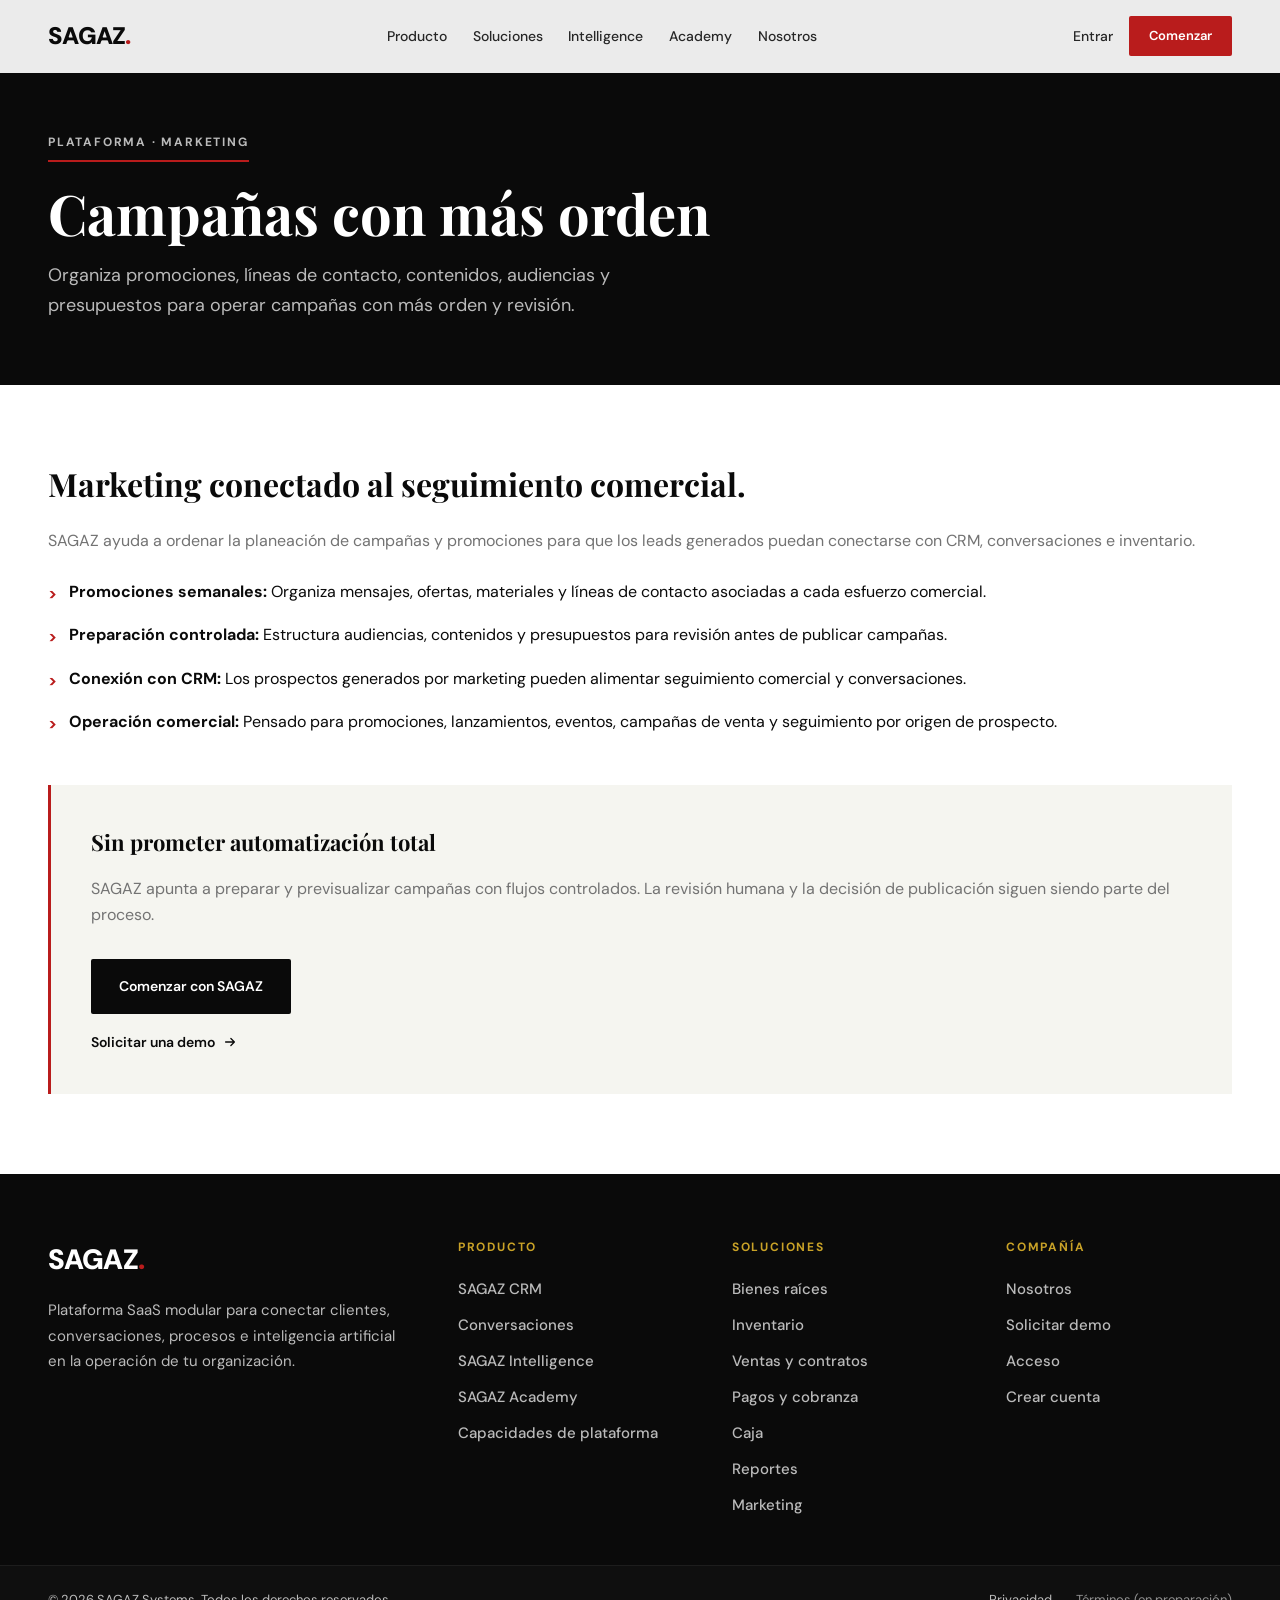
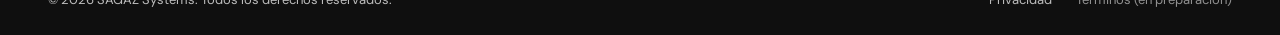
<file: marketing.html>
<!DOCTYPE html>
<html lang="es-MX">
<head>
    <meta charset="UTF-8">
    <meta name="viewport" content="width=device-width, initial-scale=1.0">
    <meta http-equiv="X-UA-Compatible" content="IE=edge">

    <!-- SEO Core -->
    <title>Marketing y Campañas | SAGAZ</title>
    <meta name="description" content="Marketing y campañas con SAGAZ. Organiza promociones, líneas de contacto, contenidos, audiencias y presupuestos con preparación controlada.">
    <meta name="robots" content="index, follow, max-snippet:160, max-image-preview:large">
    <link rel="canonical" href="https://sagaz.cloud/marketing.html">

    <!-- Open Graph -->
    <meta property="og:type" content="website">
    <meta property="og:locale" content="es_MX">
    <meta property="og:url" content="https://sagaz.cloud/marketing.html">
    <meta property="og:title" content="Marketing y Campañas | SAGAZ">
    <meta property="og:description" content="Planea promociones y prepara campañas con más orden, control y revisión humana dentro del ecosistema SAGAZ.">
    <meta property="og:image" content="https://sagaz.cloud/assets/img/og-sagaz.jpg">
    <meta property="og:image:width" content="1200">
    <meta property="og:image:height" content="630">
    <meta property="og:image:type" content="image/jpeg">
    <meta property="og:image:alt" content="SAGAZ - Marketing y preparación controlada de campañas">
    <meta property="og:site_name" content="SAGAZ">

    <!-- Twitter Card -->
    <meta name="twitter:card" content="summary_large_image">
    <meta name="twitter:title" content="Marketing y Campañas | SAGAZ">
    <meta name="twitter:description" content="Promociones, audiencias, videos y presupuestos con preparación controlada de campañas.">
    <meta name="twitter:image" content="https://sagaz.cloud/assets/img/og-sagaz.jpg">

    <!-- Favicon -->
    <link rel="icon" type="image/svg+xml" href="favicon.svg?v=2">

    <!-- Preconnect -->
    <link rel="preconnect" href="https://fonts.googleapis.com">
    <link rel="preconnect" href="https://fonts.gstatic.com" crossorigin>

    <!-- Fonts -->
    <link href="https://fonts.googleapis.com/css2?family=Playfair+Display:ital,wght@0,400;0,600;0,700;0,900;1,400&family=DM+Sans:ital,opsz,wght@0,9..40,300;0,9..40,400;0,9..40,500;0,9..40,600;0,9..40,700;1,9..40,400&display=swap" rel="stylesheet">

    <link rel="stylesheet" href="css/styles.css?v=2">
    <noscript>
        <style>.reveal-up, .reveal-fade { opacity: 1; transform: none; }</style>
    </noscript>
    <script type="application/ld+json">{"@context":"https://schema.org","@type":"WebPage","name":"Marketing y Campañas | SAGAZ","description":"Marketing, promociones y preparación controlada de campañas dentro del ecosistema SAGAZ.","url":"https://sagaz.cloud/marketing.html"}</script>
</head>
<body>
    <a href="#main-content" class="skip-link">Saltar al contenido principal</a>

    <header class="navbar" role="banner">
        <div class="container nav-content">
            <a href="index.html" class="logo" aria-label="SAGAZ Inicio">SAGAZ<span class="dot" aria-hidden="true">.</span></a>
            <nav class="nav-links" role="navigation" aria-label="Navegación principal">
                <a href="index.html#productos" class="nav-link">Producto</a>
                <a href="index.html#soluciones" class="nav-link">Soluciones</a>
                <a href="intelligence.html" class="nav-link">Intelligence</a>
                <a href="academy.html" class="nav-link">Academy</a>
                <a href="index.html#equipo" class="nav-link">Nosotros</a>
            </nav>
            <div class="nav-actions">
                <a href="https://app.sagaz.cloud/login" class="nav-link nav-link--login">Entrar</a>
                <a href="https://app.sagaz.cloud/register" class="btn-rojo">Comenzar</a>
                <button class="menu-toggle" aria-label="Abrir menú" aria-expanded="false" aria-controls="mobile-menu">
                    <span class="menu-bar"></span>
                    <span class="menu-bar"></span>
                    <span class="menu-bar"></span>
                </button>
            </div>
        </div>
        <div class="mobile-menu" id="mobile-menu" aria-hidden="true">
            <nav class="mobile-nav" role="navigation" aria-label="Navegación móvil">
                <a href="index.html#productos" class="mobile-nav-link">Producto</a>
                <a href="index.html#soluciones" class="mobile-nav-link">Soluciones</a>
                <a href="intelligence.html" class="mobile-nav-link">Intelligence</a>
                <a href="academy.html" class="mobile-nav-link">Academy</a>
                <a href="index.html#equipo" class="mobile-nav-link">Nosotros</a>
                <a href="https://app.sagaz.cloud/register" class="mobile-nav-link">Comenzar</a>
                <a href="https://app.sagaz.cloud/login" class="mobile-nav-link mobile-nav-link--cta">Entrar al sistema</a>
            </nav>
        </div>
    </header>

    <main id="main-content">
        <section class="internal-hero" aria-labelledby="mk-title">
            <div class="container internal-hero-content">
                <span class="overline">Plataforma · Marketing</span>
                <h1 id="mk-title" class="internal-title">Campañas con más orden</h1>
                <p class="internal-desc">Organiza promociones, líneas de contacto, contenidos, audiencias y presupuestos para operar campañas con más orden y revisión.</p>
            </div>
        </section>

        <section class="module-section" aria-labelledby="mk-features">
            <div class="container module-grid">
                <div class="module-text">
                    <h2 id="mk-features">Marketing conectado al seguimiento comercial.</h2>
                    <p>SAGAZ ayuda a ordenar la planeación de campañas y promociones para que los leads generados puedan conectarse con CRM, conversaciones e inventario.</p>
                    <ul class="feature-list">
                        <li>
                            <span class="feature-icon" aria-hidden="true">&gt;</span>
                            <span><strong>Promociones semanales:</strong> Organiza mensajes, ofertas, materiales y líneas de contacto asociadas a cada esfuerzo comercial.</span>
                        </li>
                        <li>
                            <span class="feature-icon" aria-hidden="true">&gt;</span>
                            <span><strong>Preparación controlada:</strong> Estructura audiencias, contenidos y presupuestos para revisión antes de publicar campañas.</span>
                        </li>
                        <li>
                            <span class="feature-icon" aria-hidden="true">&gt;</span>
                            <span><strong>Conexión con CRM:</strong> Los prospectos generados por marketing pueden alimentar seguimiento comercial y conversaciones.</span>
                        </li>
                        <li>
                            <span class="feature-icon" aria-hidden="true">&gt;</span>
                            <span><strong>Operación comercial:</strong> Pensado para promociones, lanzamientos, eventos, campañas de venta y seguimiento por origen de prospecto.</span>
                        </li>
                    </ul>
                </div>
                <aside class="module-sidebar">
                    <h3>Sin prometer automatización total</h3>
                    <p>SAGAZ apunta a preparar y previsualizar campañas con flujos controlados. La revisión humana y la decisión de publicación siguen siendo parte del proceso.</p>
                    <div class="module-sidebar-actions">
                        <a href="https://app.sagaz.cloud/register" class="btn-primary">Comenzar con SAGAZ</a>
                        <a href="demo.html" class="link-arrow">
                            <span>Solicitar una demo</span>
                            <svg width="14" height="14" viewBox="0 0 16 16" fill="none" aria-hidden="true"><path d="M3 8h10M9 4l4 4-4 4" stroke="currentColor" stroke-width="1.5" stroke-linecap="round" stroke-linejoin="round"/></svg>
                        </a>
                    </div>
                </aside>
            </div>
        </section>
    </main>

    <footer class="footer" role="contentinfo">
        <div class="container footer-grid footer-grid--wide">
            <div class="footer-brand">
                <a href="index.html" class="logo-footer" aria-label="SAGAZ Inicio">SAGAZ<span aria-hidden="true">.</span></a>
                <p class="footer-tagline">Plataforma SaaS modular para conectar clientes, conversaciones, procesos e inteligencia artificial en la operación de tu organización.</p>
            </div>
            <div class="footer-links-col">
                <h4>Producto</h4>
                <nav aria-label="Enlaces de producto">
                    <a href="crm.html">SAGAZ CRM</a>
                    <a href="conversaciones.html">Conversaciones</a>
                    <a href="intelligence.html">SAGAZ Intelligence</a>
                    <a href="academy.html">SAGAZ Academy</a>
                    <a href="usuarios.html">Capacidades de plataforma</a>
                </nav>
            </div>
            <div class="footer-links-col">
                <h4>Soluciones</h4>
                <nav aria-label="Enlaces de soluciones">
                    <a href="bienes-raices.html">Bienes raíces</a>
                    <a href="inventario.html">Inventario</a>
                    <a href="ventas.html">Ventas y contratos</a>
                    <a href="financiero.html">Pagos y cobranza</a>
                    <a href="caja.html">Caja</a>
                    <a href="reportes.html">Reportes</a>
                    <a href="marketing.html">Marketing</a>
                </nav>
            </div>
            <div class="footer-links-col">
                <h4>Compañía</h4>
                <nav aria-label="Enlaces de compañía">
                    <a href="index.html#equipo">Nosotros</a>
                    <a href="demo.html">Solicitar demo</a>
                    <a href="https://app.sagaz.cloud/login">Acceso</a>
                    <a href="https://app.sagaz.cloud/register">Crear cuenta</a>
                </nav>
            </div>
        </div>
        <div class="footer-bottom">
            <div class="container footer-bottom-inner">
                <p>&copy; 2026 SAGAZ Systems. Todos los derechos reservados.</p>
                <nav class="footer-legal" aria-label="Legal">
                    <a href="politica-de-privacidad.html">Privacidad</a>
                    <span class="footer-legal-pending" title="Documento en preparación">Términos (en preparación)</span>
                </nav>
            </div>
        </div>
    </footer>

    <script src="js/main.js?v=2"></script>
</body>
</html>
</file>
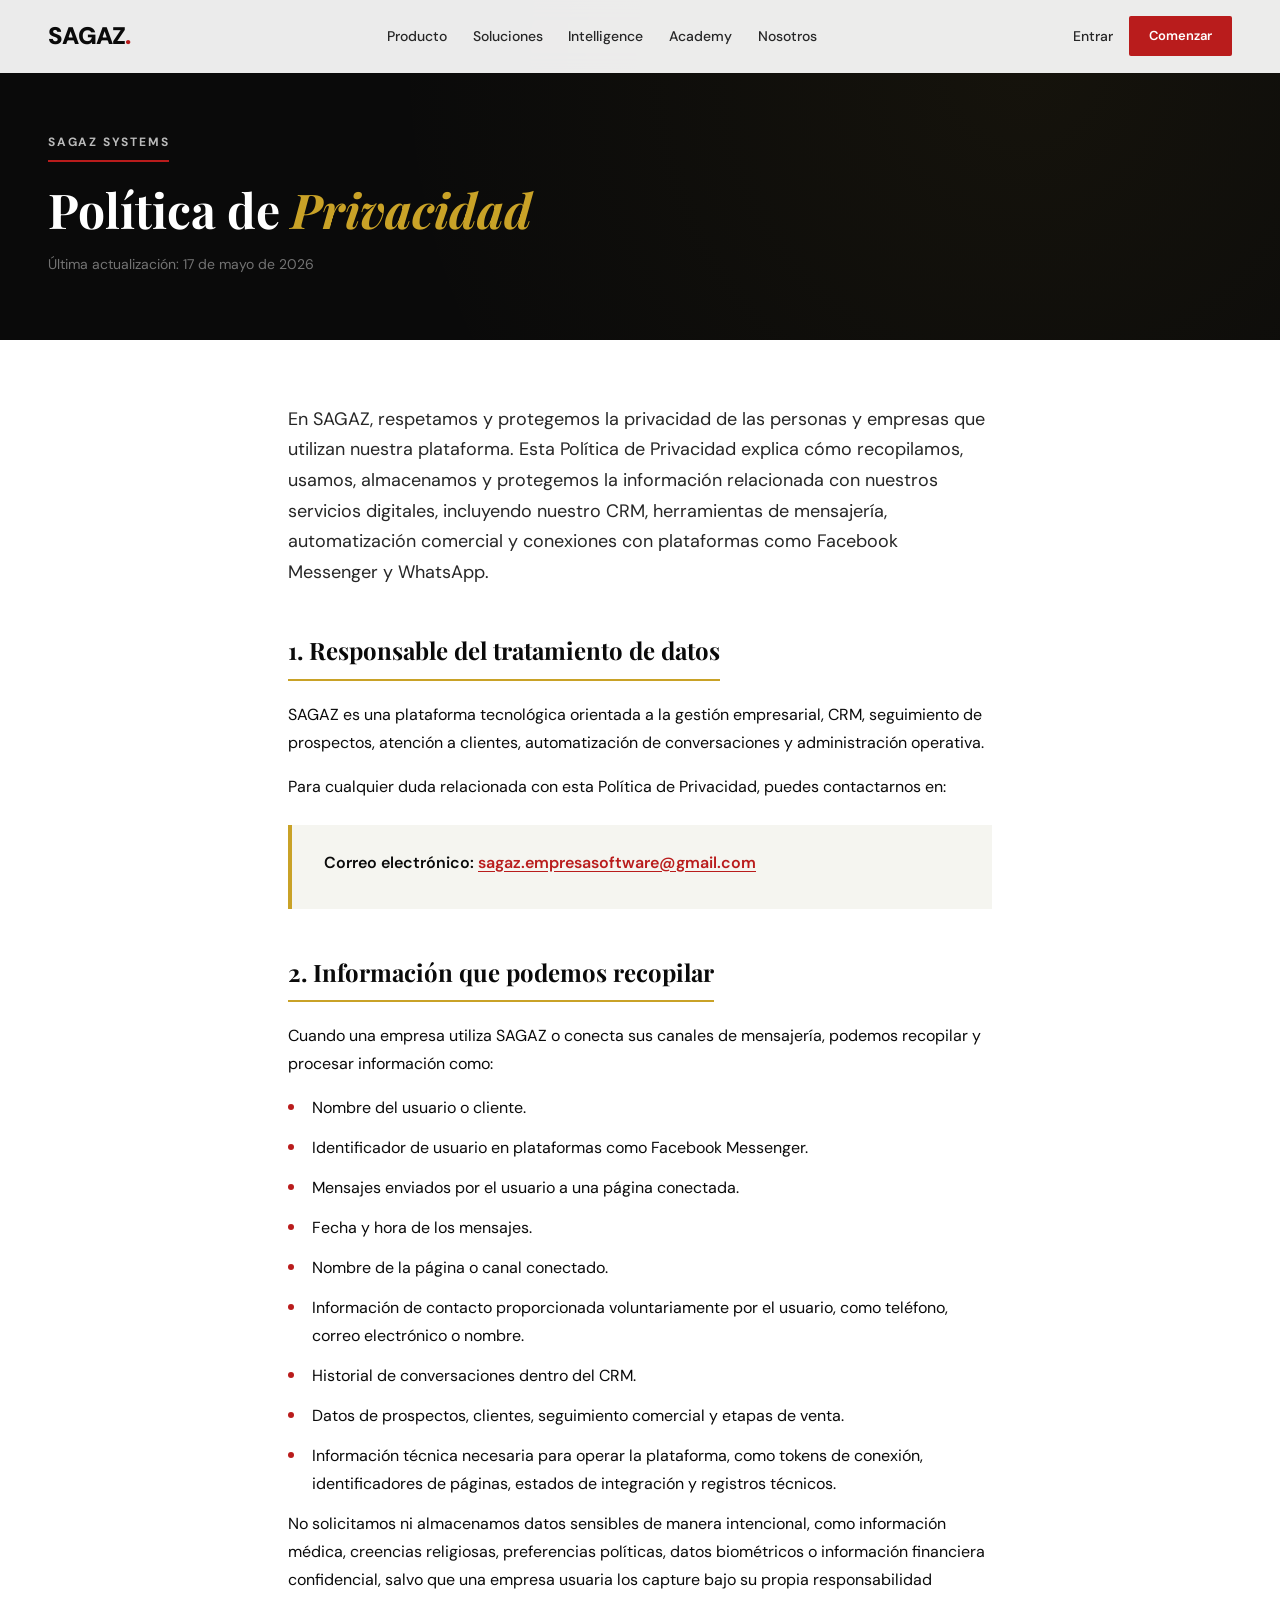
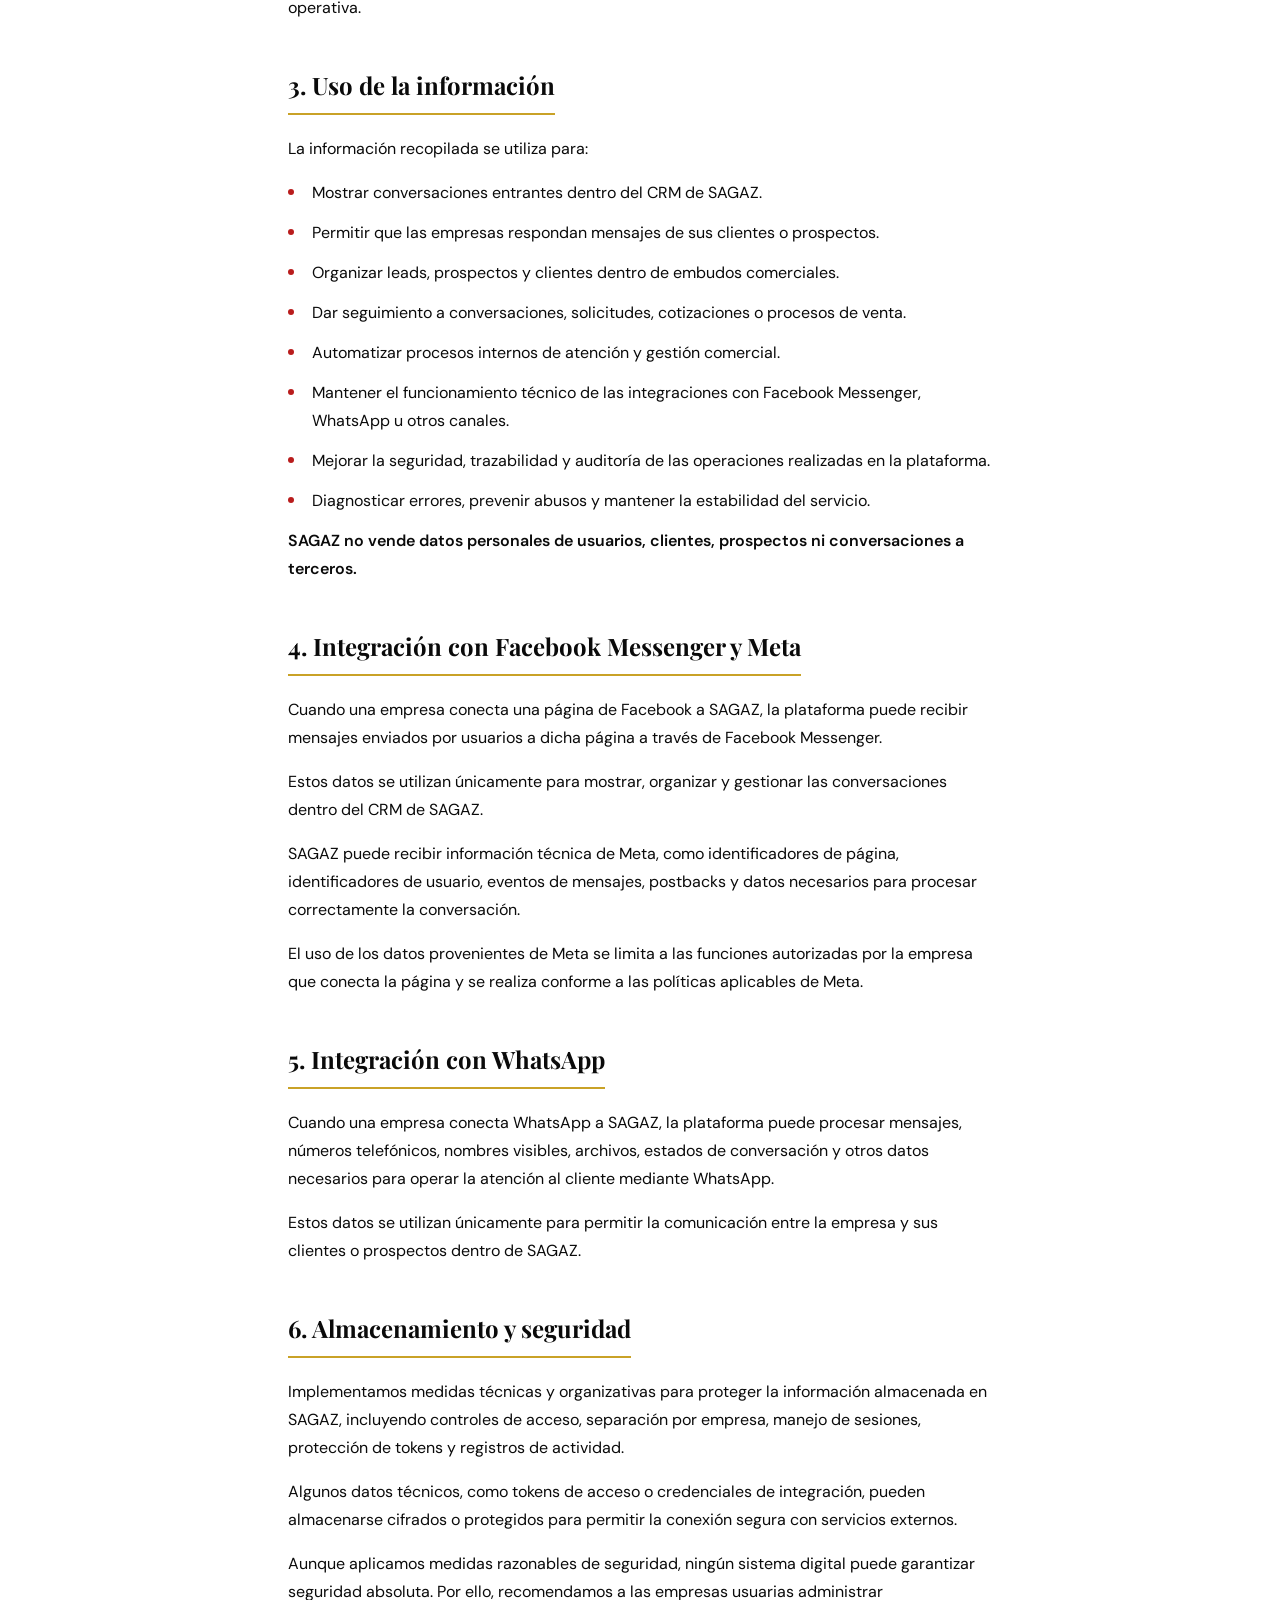
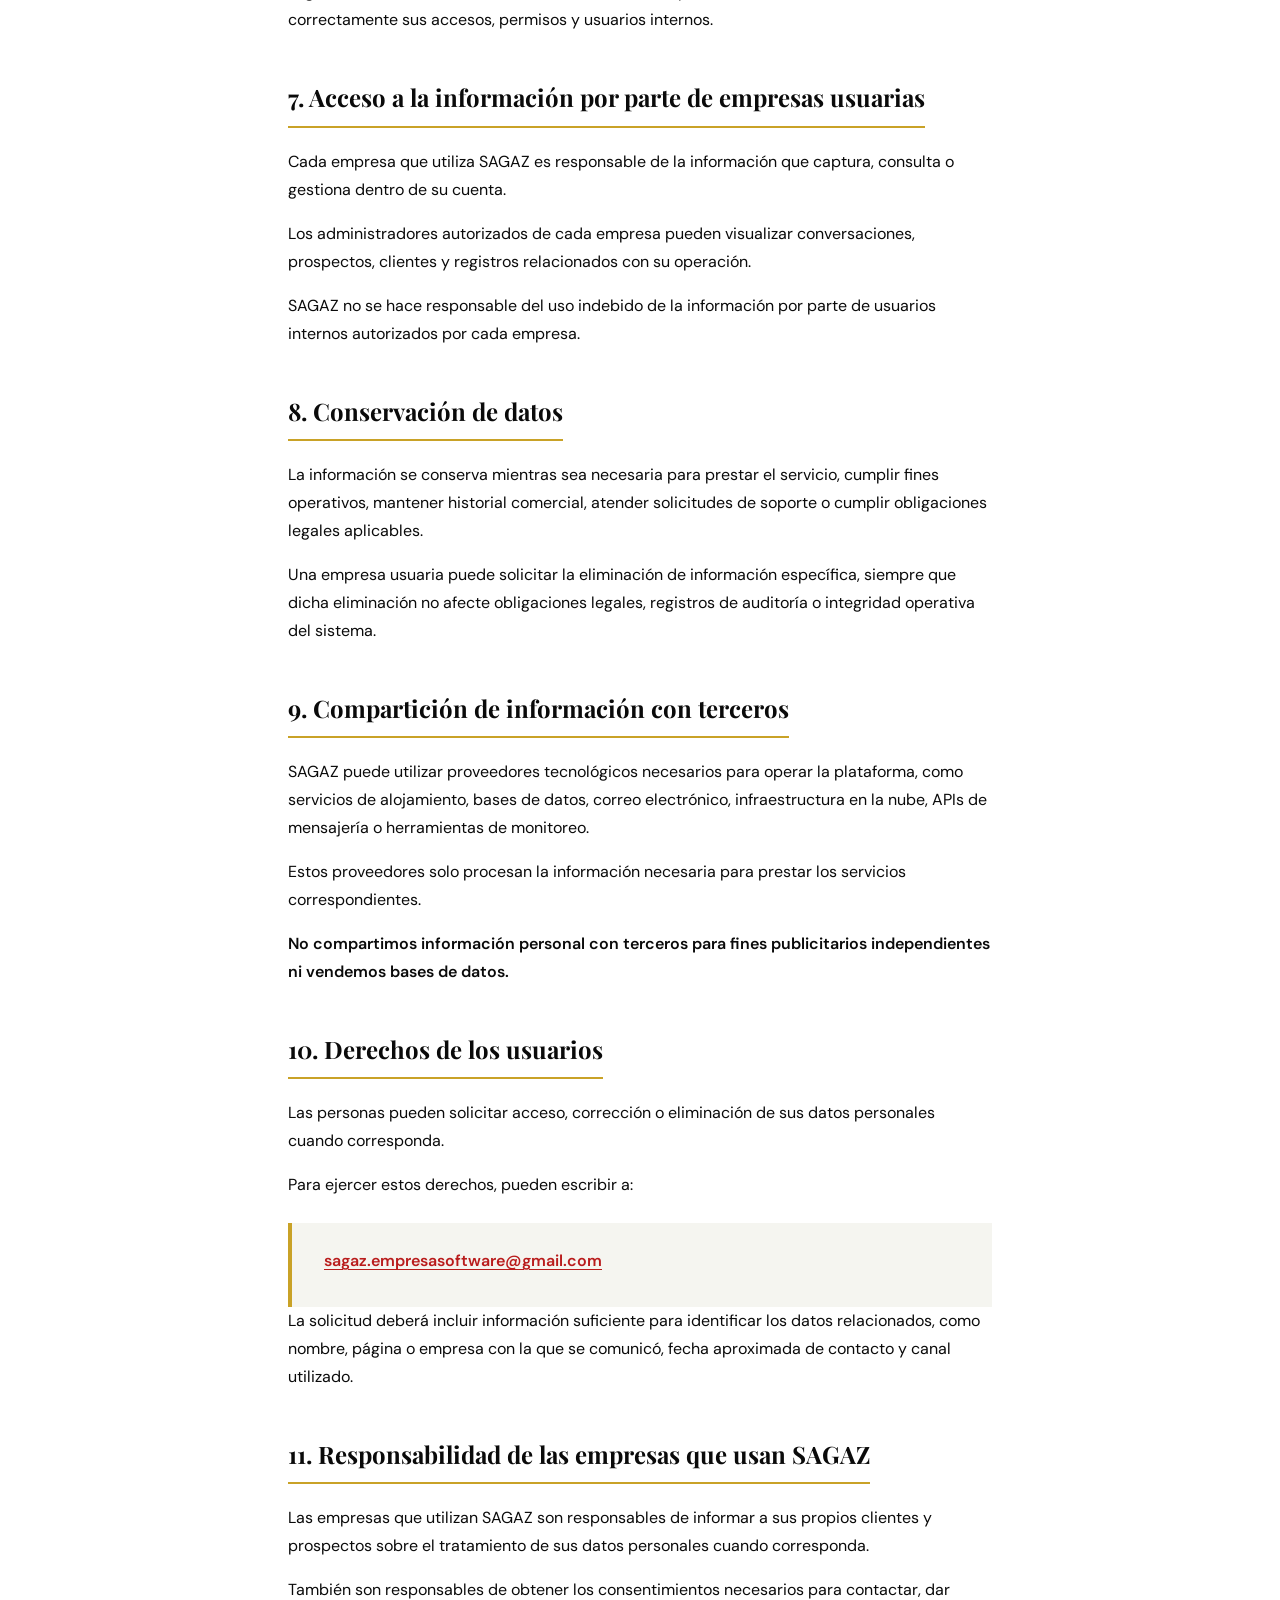
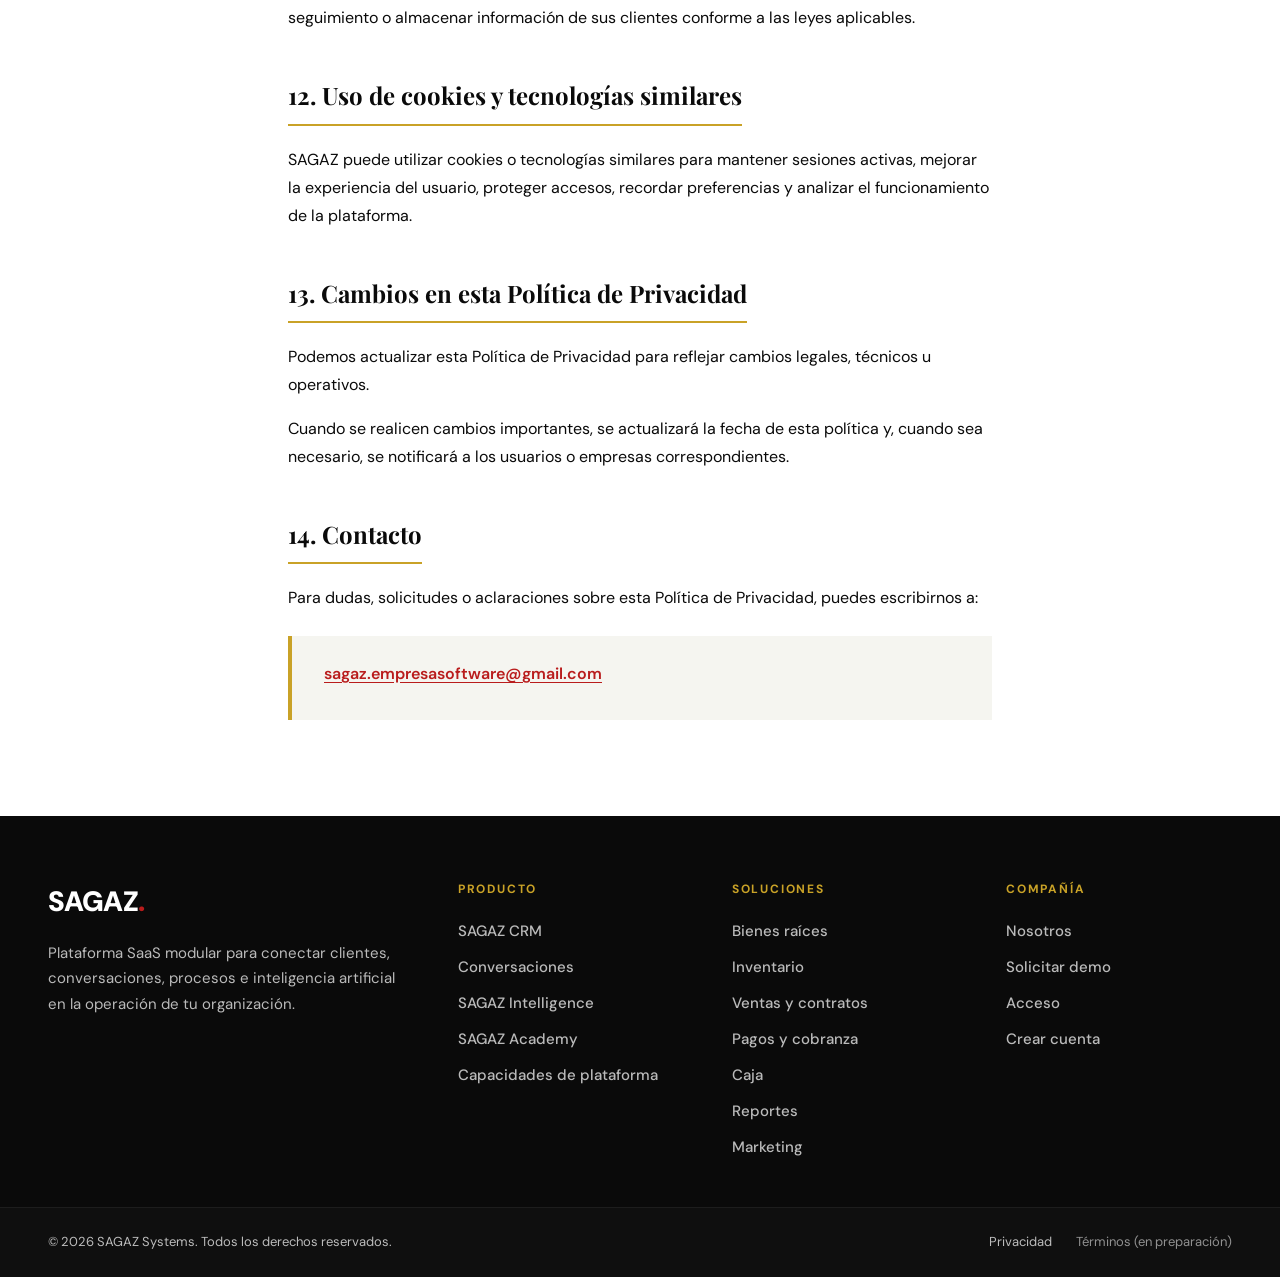
<file: politica-de-privacidad.html>
<!DOCTYPE html>
<html lang="es-MX">
<head>
    <meta charset="UTF-8">
    <meta name="viewport" content="width=device-width, initial-scale=1.0">
    <meta http-equiv="X-UA-Compatible" content="IE=edge">

    <!-- SEO Core -->
    <title>Política de Privacidad | SAGAZ</title>
    <meta name="description" content="Política de Privacidad de SAGAZ. Conoce cómo recopilamos, usamos, almacenamos y protegemos la información dentro de nuestra plataforma de gestión empresarial.">
    <meta name="robots" content="index, follow, max-snippet:160, max-image-preview:large">
    <link rel="canonical" href="https://sagaz.cloud/politica-de-privacidad.html">

    <!-- Open Graph -->
    <meta property="og:type" content="website">
    <meta property="og:locale" content="es_MX">
    <meta property="og:url" content="https://sagaz.cloud/politica-de-privacidad.html">
    <meta property="og:title" content="Política de Privacidad | SAGAZ">
    <meta property="og:description" content="Conoce cómo SAGAZ protege la información de empresas y usuarios dentro de su plataforma de gestión empresarial.">
    <meta property="og:image" content="https://sagaz.cloud/assets/img/og-sagaz.jpg">
    <meta property="og:site_name" content="SAGAZ">

    <!-- Twitter Card -->
    <meta name="twitter:card" content="summary_large_image">
    <meta name="twitter:title" content="Política de Privacidad | SAGAZ">
    <meta name="twitter:description" content="Conoce cómo SAGAZ protege la información de empresas y usuarios dentro de su plataforma de gestión empresarial.">
    <meta name="twitter:image" content="https://sagaz.cloud/assets/img/og-sagaz.jpg">

    <!-- Favicon -->
    <link rel="icon" type="image/svg+xml" href="favicon.svg?v=2">

    <!-- Preconnect -->
    <link rel="preconnect" href="https://fonts.googleapis.com">
    <link rel="preconnect" href="https://fonts.gstatic.com" crossorigin>

    <!-- Fonts -->
    <link href="https://fonts.googleapis.com/css2?family=Playfair+Display:ital,wght@0,400;0,600;0,700;0,900;1,400&family=DM+Sans:ital,opsz,wght@0,9..40,300;0,9..40,400;0,9..40,500;0,9..40,600;0,9..40,700;1,9..40,400&display=swap" rel="stylesheet">

    <link rel="stylesheet" href="css/styles.css?v=2">
    <noscript>
        <style>.reveal-up, .reveal-fade { opacity: 1; transform: none; }</style>
    </noscript>

    <style>
        .legal-hero {
            background-color: var(--color-black);
            padding: 8rem 0 4rem;
            position: relative;
            overflow: hidden;
        }
        .legal-hero::before {
            content: '';
            position: absolute;
            inset: 0;
            background: radial-gradient(circle at 80% 20%, rgba(201,162,39,0.06) 0%, transparent 60%);
            pointer-events: none;
        }
        .legal-hero .container {
            position: relative;
            z-index: 1;
        }
        .legal-hero h1 {
            font-family: var(--font-serif);
            font-size: clamp(2rem, 4vw, 3rem);
            font-weight: 700;
            color: var(--color-white);
            line-height: 1.15;
            margin-bottom: 1rem;
        }
        .legal-hero h1 em {
            font-style: italic;
            color: var(--color-gold);
        }
        .legal-hero .last-updated {
            font-family: var(--font-sans);
            font-size: 0.875rem;
            color: var(--color-gray);
            font-weight: 400;
        }

        .legal-content {
            background-color: var(--color-white);
            padding: 4rem 0 6rem;
        }
        .legal-content .container {
            max-width: 800px;
        }
        .legal-section {
            margin-bottom: 3rem;
        }
        .legal-section:last-child {
            margin-bottom: 0;
        }
        .legal-section h2 {
            font-family: var(--font-serif);
            font-size: 1.5rem;
            font-weight: 700;
            color: var(--color-black);
            margin-bottom: 1.25rem;
            line-height: 1.3;
            padding-bottom: 0.75rem;
            border-bottom: 2px solid var(--color-gold);
            display: inline-block;
        }
        .legal-section p,
        .legal-section li {
            font-family: var(--font-sans);
            font-size: 1rem;
            line-height: 1.75;
            color: var(--color-black);
            margin-bottom: 1rem;
        }
        .legal-section ul {
            list-style: none;
            padding-left: 0;
        }
        .legal-section ul li {
            position: relative;
            padding-left: 1.5rem;
            margin-bottom: 0.75rem;
        }
        .legal-section ul li::before {
            content: '';
            position: absolute;
            left: 0;
            top: 0.65rem;
            width: 6px;
            height: 6px;
            background-color: var(--color-red);
            border-radius: 50%;
        }
        .legal-section a {
            color: var(--color-red);
            text-decoration: underline;
            text-underline-offset: 3px;
            font-weight: 500;
            transition: color var(--transition-base);
        }
        .legal-section a:hover {
            color: var(--color-red-light);
        }
        .legal-section strong {
            font-weight: 600;
            color: var(--color-black);
        }

        .legal-contact-box {
            background-color: var(--color-cream);
            border-left: 4px solid var(--color-gold);
            padding: 1.5rem 2rem;
            margin-top: 1.5rem;
        }
        .legal-contact-box p {
            margin-bottom: 0.5rem;
            font-size: 1rem;
        }
        .legal-contact-box a {
            color: var(--color-red);
            font-weight: 600;
        }

        @media (max-width: 768px) {
            .legal-hero {
                padding: 6rem 0 3rem;
            }
            .legal-content {
                padding: 3rem 0 4rem;
            }
        }
    </style>
</head>
<body>
    <a href="#main-content" class="skip-link">Saltar al contenido principal</a>

    <header class="navbar" role="banner">
        <div class="container nav-content">
            <a href="index.html" class="logo" aria-label="SAGAZ Inicio">SAGAZ<span class="dot" aria-hidden="true">.</span></a>
            <nav class="nav-links" role="navigation" aria-label="Navegación principal">
                <a href="index.html#productos" class="nav-link">Producto</a>
                <a href="index.html#soluciones" class="nav-link">Soluciones</a>
                <a href="intelligence.html" class="nav-link">Intelligence</a>
                <a href="academy.html" class="nav-link">Academy</a>
                <a href="index.html#equipo" class="nav-link">Nosotros</a>
            </nav>
            <div class="nav-actions">
                <a href="https://app.sagaz.cloud/login" class="nav-link nav-link--login">Entrar</a>
                <a href="https://app.sagaz.cloud/register" class="btn-rojo">Comenzar</a>
                <button class="menu-toggle" aria-label="Abrir menú" aria-expanded="false" aria-controls="mobile-menu">
                    <span class="menu-bar"></span>
                    <span class="menu-bar"></span>
                    <span class="menu-bar"></span>
                </button>
            </div>
        </div>
        <div class="mobile-menu" id="mobile-menu" aria-hidden="true">
            <nav class="mobile-nav" role="navigation" aria-label="Navegación móvil">
                <a href="index.html#productos" class="mobile-nav-link">Producto</a>
                <a href="index.html#soluciones" class="mobile-nav-link">Soluciones</a>
                <a href="intelligence.html" class="mobile-nav-link">Intelligence</a>
                <a href="academy.html" class="mobile-nav-link">Academy</a>
                <a href="index.html#equipo" class="mobile-nav-link">Nosotros</a>
                <a href="https://app.sagaz.cloud/register" class="mobile-nav-link">Comenzar</a>
                <a href="https://app.sagaz.cloud/login" class="mobile-nav-link mobile-nav-link--cta">Entrar al sistema</a>
            </nav>
        </div>
    </header>

    <main id="main-content">
        <!-- Hero Legal -->
        <section class="legal-hero" aria-labelledby="legal-title">
            <div class="container">
                <span class="overline reveal-up" style="color: rgba(255,255,255,0.72); border-bottom-color: var(--color-red);">SAGAZ Systems</span>
                <h1 id="legal-title" class="reveal-up" style="--delay: 0.1s">Política de <em>Privacidad</em></h1>
                <p class="last-updated reveal-up" style="--delay: 0.2s;">Última actualización: 17 de mayo de 2026</p>
            </div>
        </section>

        <!-- Content -->
        <section class="legal-content">
            <div class="container">
                <p class="reveal-up" style="font-size: 1.125rem; line-height: 1.7; margin-bottom: 3rem; color: var(--color-gray-dark);">
                    En SAGAZ, respetamos y protegemos la privacidad de las personas y empresas que utilizan nuestra plataforma. Esta Política de Privacidad explica cómo recopilamos, usamos, almacenamos y protegemos la información relacionada con nuestros servicios digitales, incluyendo nuestro CRM, herramientas de mensajería, automatización comercial y conexiones con plataformas como Facebook Messenger y WhatsApp.
                </p>

                <div class="legal-section reveal-up" style="--delay: 0.1s;">
                    <h2>1. Responsable del tratamiento de datos</h2>
                    <p>SAGAZ es una plataforma tecnológica orientada a la gestión empresarial, CRM, seguimiento de prospectos, atención a clientes, automatización de conversaciones y administración operativa.</p>
                    <p>Para cualquier duda relacionada con esta Política de Privacidad, puedes contactarnos en:</p>
                    <div class="legal-contact-box">
                        <p><strong>Correo electrónico:</strong> <a href="mailto:sagaz.empresasoftware@gmail.com">sagaz.empresasoftware@gmail.com</a></p>
                    </div>
                </div>

                <div class="legal-section reveal-up" style="--delay: 0.1s;">
                    <h2>2. Información que podemos recopilar</h2>
                    <p>Cuando una empresa utiliza SAGAZ o conecta sus canales de mensajería, podemos recopilar y procesar información como:</p>
                    <ul>
                        <li>Nombre del usuario o cliente.</li>
                        <li>Identificador de usuario en plataformas como Facebook Messenger.</li>
                        <li>Mensajes enviados por el usuario a una página conectada.</li>
                        <li>Fecha y hora de los mensajes.</li>
                        <li>Nombre de la página o canal conectado.</li>
                        <li>Información de contacto proporcionada voluntariamente por el usuario, como teléfono, correo electrónico o nombre.</li>
                        <li>Historial de conversaciones dentro del CRM.</li>
                        <li>Datos de prospectos, clientes, seguimiento comercial y etapas de venta.</li>
                        <li>Información técnica necesaria para operar la plataforma, como tokens de conexión, identificadores de páginas, estados de integración y registros técnicos.</li>
                    </ul>
                    <p>No solicitamos ni almacenamos datos sensibles de manera intencional, como información médica, creencias religiosas, preferencias políticas, datos biométricos o información financiera confidencial, salvo que una empresa usuaria los capture bajo su propia responsabilidad operativa.</p>
                </div>

                <div class="legal-section reveal-up" style="--delay: 0.1s;">
                    <h2>3. Uso de la información</h2>
                    <p>La información recopilada se utiliza para:</p>
                    <ul>
                        <li>Mostrar conversaciones entrantes dentro del CRM de SAGAZ.</li>
                        <li>Permitir que las empresas respondan mensajes de sus clientes o prospectos.</li>
                        <li>Organizar leads, prospectos y clientes dentro de embudos comerciales.</li>
                        <li>Dar seguimiento a conversaciones, solicitudes, cotizaciones o procesos de venta.</li>
                        <li>Automatizar procesos internos de atención y gestión comercial.</li>
                        <li>Mantener el funcionamiento técnico de las integraciones con Facebook Messenger, WhatsApp u otros canales.</li>
                        <li>Mejorar la seguridad, trazabilidad y auditoría de las operaciones realizadas en la plataforma.</li>
                        <li>Diagnosticar errores, prevenir abusos y mantener la estabilidad del servicio.</li>
                    </ul>
                    <p><strong>SAGAZ no vende datos personales de usuarios, clientes, prospectos ni conversaciones a terceros.</strong></p>
                </div>

                <div class="legal-section reveal-up" style="--delay: 0.1s;">
                    <h2>4. Integración con Facebook Messenger y Meta</h2>
                    <p>Cuando una empresa conecta una página de Facebook a SAGAZ, la plataforma puede recibir mensajes enviados por usuarios a dicha página a través de Facebook Messenger.</p>
                    <p>Estos datos se utilizan únicamente para mostrar, organizar y gestionar las conversaciones dentro del CRM de SAGAZ.</p>
                    <p>SAGAZ puede recibir información técnica de Meta, como identificadores de página, identificadores de usuario, eventos de mensajes, postbacks y datos necesarios para procesar correctamente la conversación.</p>
                    <p>El uso de los datos provenientes de Meta se limita a las funciones autorizadas por la empresa que conecta la página y se realiza conforme a las políticas aplicables de Meta.</p>
                </div>

                <div class="legal-section reveal-up" style="--delay: 0.1s;">
                    <h2>5. Integración con WhatsApp</h2>
                    <p>Cuando una empresa conecta WhatsApp a SAGAZ, la plataforma puede procesar mensajes, números telefónicos, nombres visibles, archivos, estados de conversación y otros datos necesarios para operar la atención al cliente mediante WhatsApp.</p>
                    <p>Estos datos se utilizan únicamente para permitir la comunicación entre la empresa y sus clientes o prospectos dentro de SAGAZ.</p>
                </div>

                <div class="legal-section reveal-up" style="--delay: 0.1s;">
                    <h2>6. Almacenamiento y seguridad</h2>
                    <p>Implementamos medidas técnicas y organizativas para proteger la información almacenada en SAGAZ, incluyendo controles de acceso, separación por empresa, manejo de sesiones, protección de tokens y registros de actividad.</p>
                    <p>Algunos datos técnicos, como tokens de acceso o credenciales de integración, pueden almacenarse cifrados o protegidos para permitir la conexión segura con servicios externos.</p>
                    <p>Aunque aplicamos medidas razonables de seguridad, ningún sistema digital puede garantizar seguridad absoluta. Por ello, recomendamos a las empresas usuarias administrar correctamente sus accesos, permisos y usuarios internos.</p>
                </div>

                <div class="legal-section reveal-up" style="--delay: 0.1s;">
                    <h2>7. Acceso a la información por parte de empresas usuarias</h2>
                    <p>Cada empresa que utiliza SAGAZ es responsable de la información que captura, consulta o gestiona dentro de su cuenta.</p>
                    <p>Los administradores autorizados de cada empresa pueden visualizar conversaciones, prospectos, clientes y registros relacionados con su operación.</p>
                    <p>SAGAZ no se hace responsable del uso indebido de la información por parte de usuarios internos autorizados por cada empresa.</p>
                </div>

                <div class="legal-section reveal-up" style="--delay: 0.1s;">
                    <h2>8. Conservación de datos</h2>
                    <p>La información se conserva mientras sea necesaria para prestar el servicio, cumplir fines operativos, mantener historial comercial, atender solicitudes de soporte o cumplir obligaciones legales aplicables.</p>
                    <p>Una empresa usuaria puede solicitar la eliminación de información específica, siempre que dicha eliminación no afecte obligaciones legales, registros de auditoría o integridad operativa del sistema.</p>
                </div>

                <div class="legal-section reveal-up" style="--delay: 0.1s;">
                    <h2>9. Compartición de información con terceros</h2>
                    <p>SAGAZ puede utilizar proveedores tecnológicos necesarios para operar la plataforma, como servicios de alojamiento, bases de datos, correo electrónico, infraestructura en la nube, APIs de mensajería o herramientas de monitoreo.</p>
                    <p>Estos proveedores solo procesan la información necesaria para prestar los servicios correspondientes.</p>
                    <p><strong>No compartimos información personal con terceros para fines publicitarios independientes ni vendemos bases de datos.</strong></p>
                </div>

                <div class="legal-section reveal-up" style="--delay: 0.1s;">
                    <h2>10. Derechos de los usuarios</h2>
                    <p>Las personas pueden solicitar acceso, corrección o eliminación de sus datos personales cuando corresponda.</p>
                    <p>Para ejercer estos derechos, pueden escribir a:</p>
                    <div class="legal-contact-box">
                        <p><a href="mailto:sagaz.empresasoftware@gmail.com">sagaz.empresasoftware@gmail.com</a></p>
                    </div>
                    <p>La solicitud deberá incluir información suficiente para identificar los datos relacionados, como nombre, página o empresa con la que se comunicó, fecha aproximada de contacto y canal utilizado.</p>
                </div>

                <div class="legal-section reveal-up" style="--delay: 0.1s;">
                    <h2>11. Responsabilidad de las empresas que usan SAGAZ</h2>
                    <p>Las empresas que utilizan SAGAZ son responsables de informar a sus propios clientes y prospectos sobre el tratamiento de sus datos personales cuando corresponda.</p>
                    <p>También son responsables de obtener los consentimientos necesarios para contactar, dar seguimiento o almacenar información de sus clientes conforme a las leyes aplicables.</p>
                </div>

                <div class="legal-section reveal-up" style="--delay: 0.1s;">
                    <h2>12. Uso de cookies y tecnologías similares</h2>
                    <p>SAGAZ puede utilizar cookies o tecnologías similares para mantener sesiones activas, mejorar la experiencia del usuario, proteger accesos, recordar preferencias y analizar el funcionamiento de la plataforma.</p>
                </div>

                <div class="legal-section reveal-up" style="--delay: 0.1s;">
                    <h2>13. Cambios en esta Política de Privacidad</h2>
                    <p>Podemos actualizar esta Política de Privacidad para reflejar cambios legales, técnicos u operativos.</p>
                    <p>Cuando se realicen cambios importantes, se actualizará la fecha de esta política y, cuando sea necesario, se notificará a los usuarios o empresas correspondientes.</p>
                </div>

                <div class="legal-section reveal-up" style="--delay: 0.1s;">
                    <h2>14. Contacto</h2>
                    <p>Para dudas, solicitudes o aclaraciones sobre esta Política de Privacidad, puedes escribirnos a:</p>
                    <div class="legal-contact-box">
                        <p><a href="mailto:sagaz.empresasoftware@gmail.com">sagaz.empresasoftware@gmail.com</a></p>
                    </div>
                </div>
            </div>
        </section>
    </main>

    <!-- Footer -->
    <footer class="footer" role="contentinfo">
        <div class="container footer-grid footer-grid--wide">
            <div class="footer-brand">
                <a href="index.html" class="logo-footer" aria-label="SAGAZ Inicio">SAGAZ<span aria-hidden="true">.</span></a>
                <p class="footer-tagline">Plataforma SaaS modular para conectar clientes, conversaciones, procesos e inteligencia artificial en la operación de tu organización.</p>
            </div>
            <div class="footer-links-col">
                <h4>Producto</h4>
                <nav aria-label="Enlaces de producto">
                    <a href="crm.html">SAGAZ CRM</a>
                    <a href="conversaciones.html">Conversaciones</a>
                    <a href="intelligence.html">SAGAZ Intelligence</a>
                    <a href="academy.html">SAGAZ Academy</a>
                    <a href="usuarios.html">Capacidades de plataforma</a>
                </nav>
            </div>
            <div class="footer-links-col">
                <h4>Soluciones</h4>
                <nav aria-label="Enlaces de soluciones">
                    <a href="bienes-raices.html">Bienes raíces</a>
                    <a href="inventario.html">Inventario</a>
                    <a href="ventas.html">Ventas y contratos</a>
                    <a href="financiero.html">Pagos y cobranza</a>
                    <a href="caja.html">Caja</a>
                    <a href="reportes.html">Reportes</a>
                    <a href="marketing.html">Marketing</a>
                </nav>
            </div>
            <div class="footer-links-col">
                <h4>Compañía</h4>
                <nav aria-label="Enlaces de compañía">
                    <a href="index.html#equipo">Nosotros</a>
                    <a href="demo.html">Solicitar demo</a>
                    <a href="https://app.sagaz.cloud/login">Acceso</a>
                    <a href="https://app.sagaz.cloud/register">Crear cuenta</a>
                </nav>
            </div>
        </div>
        <div class="footer-bottom">
            <div class="container footer-bottom-inner">
                <p>&copy; 2026 SAGAZ Systems. Todos los derechos reservados.</p>
                <nav class="footer-legal" aria-label="Legal">
                    <a href="politica-de-privacidad.html">Privacidad</a>
                    <span class="footer-legal-pending" title="Documento en preparación">Términos (en preparación)</span>
                </nav>
            </div>
        </div>
    </footer>

    <script src="js/main.js?v=2"></script>
</body>
</html>
</file>
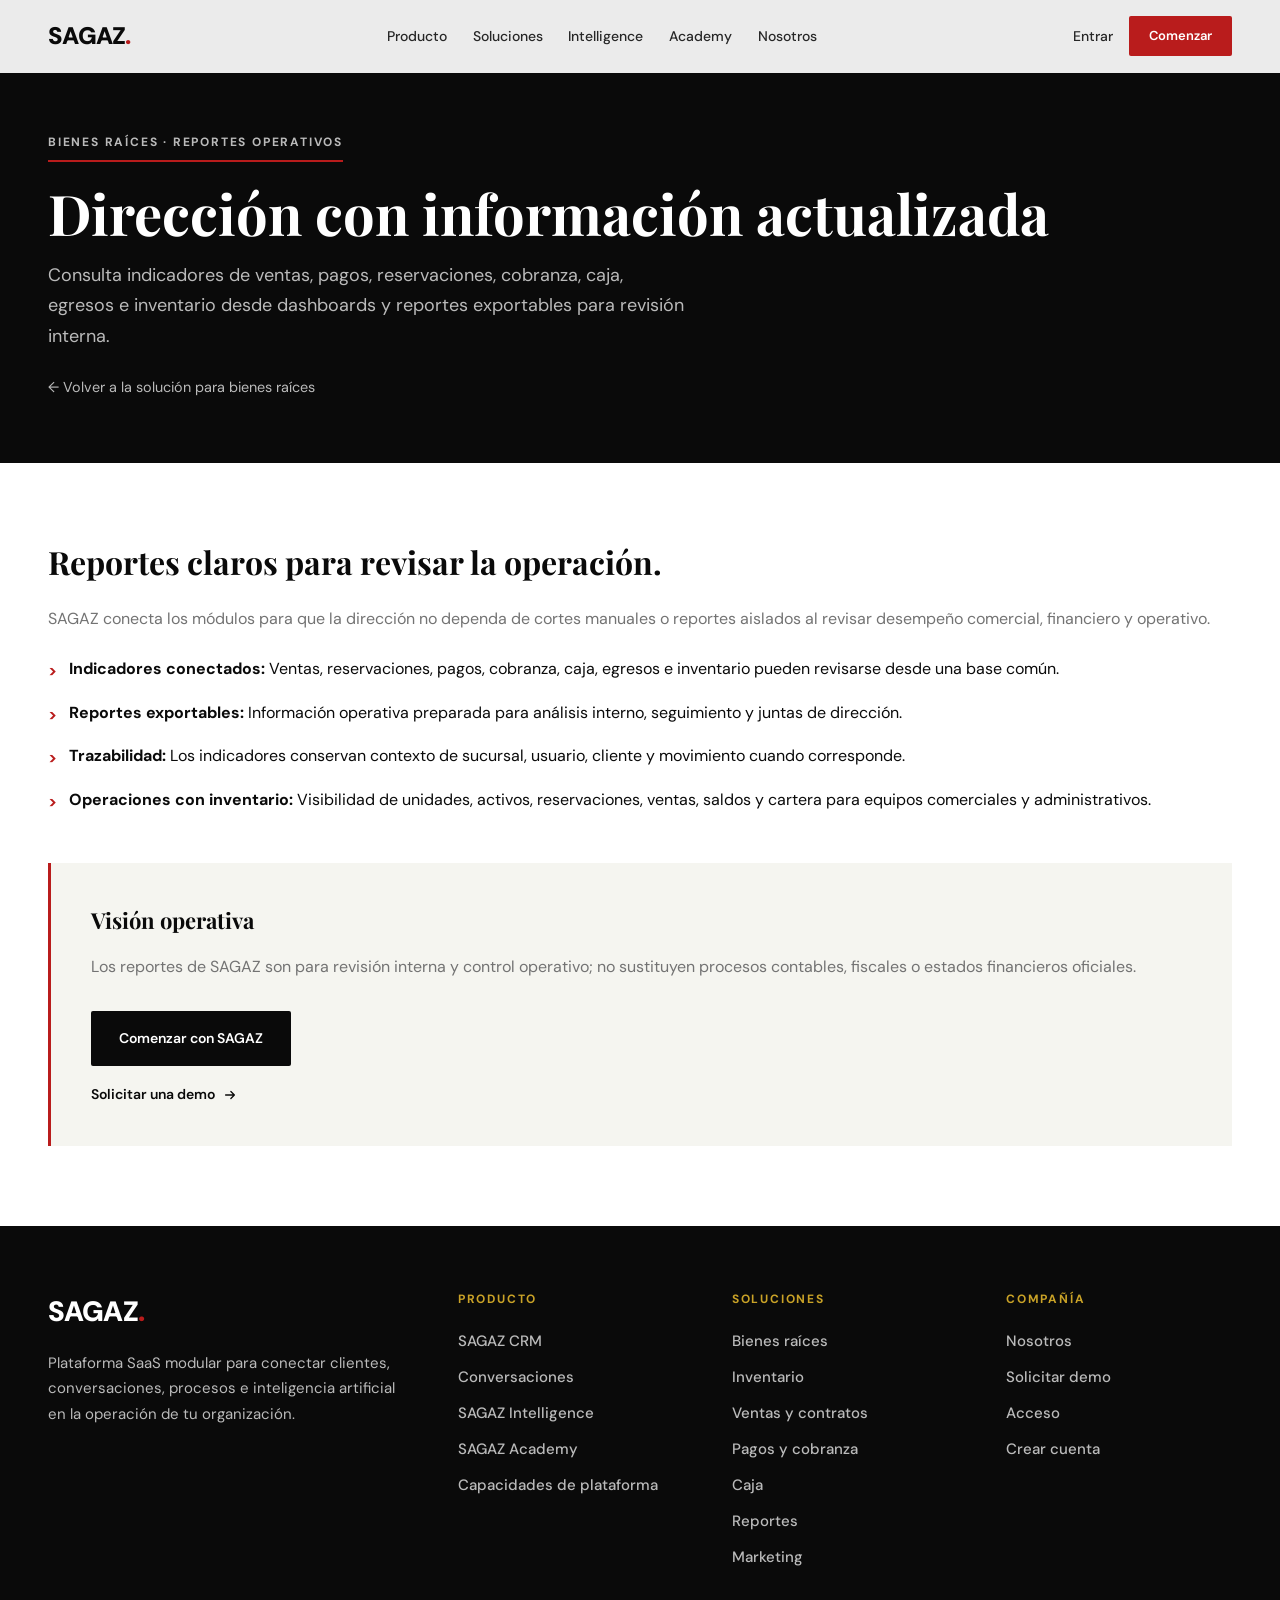
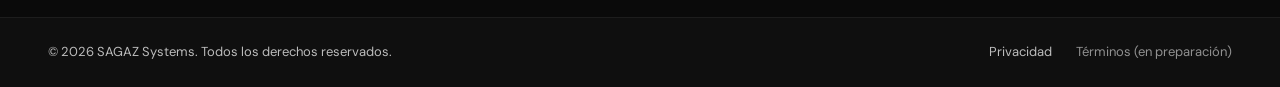
<file: reportes.html>
<!DOCTYPE html>
<html lang="es-MX">
<head>
    <meta charset="UTF-8">
    <meta name="viewport" content="width=device-width, initial-scale=1.0">
    <meta http-equiv="X-UA-Compatible" content="IE=edge">

    <!-- SEO Core -->
    <title>Reportes y Dashboard | SAGAZ</title>
    <meta name="description" content="Reportes y dashboard con SAGAZ. Consulta indicadores operativos de ventas, pagos, cobranza, caja, egresos e inventario para revisión interna.">
    <meta name="robots" content="index, follow, max-snippet:160, max-image-preview:large">
    <link rel="canonical" href="https://sagaz.cloud/reportes.html">

    <!-- Open Graph -->
    <meta property="og:type" content="website">
    <meta property="og:locale" content="es_MX">
    <meta property="og:url" content="https://sagaz.cloud/reportes.html">
    <meta property="og:title" content="Reportes y Dashboard | SAGAZ">
    <meta property="og:description" content="Indicadores operativos y reportes exportables conectados con el flujo comercial, administrativo y financiero.">
    <meta property="og:image" content="https://sagaz.cloud/assets/img/og-sagaz.jpg">
    <meta property="og:image:width" content="1200">
    <meta property="og:image:height" content="630">
    <meta property="og:image:type" content="image/jpeg">
    <meta property="og:image:alt" content="SAGAZ - Reportes y dashboard operativo">
    <meta property="og:site_name" content="SAGAZ">

    <!-- Twitter Card -->
    <meta name="twitter:card" content="summary_large_image">
    <meta name="twitter:title" content="Reportes y Dashboard | SAGAZ">
    <meta name="twitter:description" content="Reportes operativos para revisión interna de ventas, pagos, cobranza, caja e inventario.">
    <meta name="twitter:image" content="https://sagaz.cloud/assets/img/og-sagaz.jpg">

    <!-- Favicon -->
    <link rel="icon" type="image/svg+xml" href="favicon.svg?v=2">

    <!-- Preconnect -->
    <link rel="preconnect" href="https://fonts.googleapis.com">
    <link rel="preconnect" href="https://fonts.gstatic.com" crossorigin>

    <!-- Fonts -->
    <link href="https://fonts.googleapis.com/css2?family=Playfair+Display:ital,wght@0,400;0,600;0,700;0,900;1,400&family=DM+Sans:ital,opsz,wght@0,9..40,300;0,9..40,400;0,9..40,500;0,9..40,600;0,9..40,700;1,9..40,400&display=swap" rel="stylesheet">

    <link rel="stylesheet" href="css/styles.css?v=2">
    <noscript>
        <style>.reveal-up, .reveal-fade { opacity: 1; transform: none; }</style>
    </noscript>
    <script type="application/ld+json">{"@context":"https://schema.org","@type":"WebPage","name":"Reportes y Dashboard | SAGAZ","description":"Reportes operativos y dashboard dentro del ecosistema SAGAZ.","url":"https://sagaz.cloud/reportes.html"}</script>
</head>
<body>
    <a href="#main-content" class="skip-link">Saltar al contenido principal</a>

    <header class="navbar" role="banner">
        <div class="container nav-content">
            <a href="index.html" class="logo" aria-label="SAGAZ Inicio">SAGAZ<span class="dot" aria-hidden="true">.</span></a>
            <nav class="nav-links" role="navigation" aria-label="Navegación principal">
                <a href="index.html#productos" class="nav-link">Producto</a>
                <a href="index.html#soluciones" class="nav-link">Soluciones</a>
                <a href="intelligence.html" class="nav-link">Intelligence</a>
                <a href="academy.html" class="nav-link">Academy</a>
                <a href="index.html#equipo" class="nav-link">Nosotros</a>
            </nav>
            <div class="nav-actions">
                <a href="https://app.sagaz.cloud/login" class="nav-link nav-link--login">Entrar</a>
                <a href="https://app.sagaz.cloud/register" class="btn-rojo">Comenzar</a>
                <button class="menu-toggle" aria-label="Abrir menú" aria-expanded="false" aria-controls="mobile-menu">
                    <span class="menu-bar"></span>
                    <span class="menu-bar"></span>
                    <span class="menu-bar"></span>
                </button>
            </div>
        </div>
        <div class="mobile-menu" id="mobile-menu" aria-hidden="true">
            <nav class="mobile-nav" role="navigation" aria-label="Navegación móvil">
                <a href="index.html#productos" class="mobile-nav-link">Producto</a>
                <a href="index.html#soluciones" class="mobile-nav-link">Soluciones</a>
                <a href="intelligence.html" class="mobile-nav-link">Intelligence</a>
                <a href="academy.html" class="mobile-nav-link">Academy</a>
                <a href="index.html#equipo" class="mobile-nav-link">Nosotros</a>
                <a href="https://app.sagaz.cloud/register" class="mobile-nav-link">Comenzar</a>
                <a href="https://app.sagaz.cloud/login" class="mobile-nav-link mobile-nav-link--cta">Entrar al sistema</a>
            </nav>
        </div>
    </header>

    <main id="main-content">
        <section class="internal-hero" aria-labelledby="rep-title">
            <div class="container internal-hero-content">
                <span class="overline">Bienes raíces · Reportes operativos</span>
                <h1 id="rep-title" class="internal-title">Dirección con información actualizada</h1>
                <p class="internal-desc">Consulta indicadores de ventas, pagos, reservaciones, cobranza, caja, egresos e inventario desde dashboards y reportes exportables para revisión interna.</p>
                <p class="internal-back"><a href="bienes-raices.html">&larr; Volver a la solución para bienes raíces</a></p>
            </div>
        </section>

        <section class="module-section" aria-labelledby="rep-features">
            <div class="container module-grid">
                <div class="module-text">
                    <h2 id="rep-features">Reportes claros para revisar la operación.</h2>
                    <p>SAGAZ conecta los módulos para que la dirección no dependa de cortes manuales o reportes aislados al revisar desempeño comercial, financiero y operativo.</p>
                    <ul class="feature-list">
                        <li>
                            <span class="feature-icon" aria-hidden="true">&gt;</span>
                            <span><strong>Indicadores conectados:</strong> Ventas, reservaciones, pagos, cobranza, caja, egresos e inventario pueden revisarse desde una base común.</span>
                        </li>
                        <li>
                            <span class="feature-icon" aria-hidden="true">&gt;</span>
                            <span><strong>Reportes exportables:</strong> Información operativa preparada para análisis interno, seguimiento y juntas de dirección.</span>
                        </li>
                        <li>
                            <span class="feature-icon" aria-hidden="true">&gt;</span>
                            <span><strong>Trazabilidad:</strong> Los indicadores conservan contexto de sucursal, usuario, cliente y movimiento cuando corresponde.</span>
                        </li>
                        <li>
                            <span class="feature-icon" aria-hidden="true">&gt;</span>
                            <span><strong>Operaciones con inventario:</strong> Visibilidad de unidades, activos, reservaciones, ventas, saldos y cartera para equipos comerciales y administrativos.</span>
                        </li>
                    </ul>
                </div>
                <aside class="module-sidebar">
                    <h3>Visión operativa</h3>
                    <p>Los reportes de SAGAZ son para revisión interna y control operativo; no sustituyen procesos contables, fiscales o estados financieros oficiales.</p>
                    <div class="module-sidebar-actions">
                        <a href="https://app.sagaz.cloud/register" class="btn-primary">Comenzar con SAGAZ</a>
                        <a href="demo.html" class="link-arrow">
                            <span>Solicitar una demo</span>
                            <svg width="14" height="14" viewBox="0 0 16 16" fill="none" aria-hidden="true"><path d="M3 8h10M9 4l4 4-4 4" stroke="currentColor" stroke-width="1.5" stroke-linecap="round" stroke-linejoin="round"/></svg>
                        </a>
                    </div>
                </aside>
            </div>
        </section>
    </main>

    <footer class="footer" role="contentinfo">
        <div class="container footer-grid footer-grid--wide">
            <div class="footer-brand">
                <a href="index.html" class="logo-footer" aria-label="SAGAZ Inicio">SAGAZ<span aria-hidden="true">.</span></a>
                <p class="footer-tagline">Plataforma SaaS modular para conectar clientes, conversaciones, procesos e inteligencia artificial en la operación de tu organización.</p>
            </div>
            <div class="footer-links-col">
                <h4>Producto</h4>
                <nav aria-label="Enlaces de producto">
                    <a href="crm.html">SAGAZ CRM</a>
                    <a href="conversaciones.html">Conversaciones</a>
                    <a href="intelligence.html">SAGAZ Intelligence</a>
                    <a href="academy.html">SAGAZ Academy</a>
                    <a href="usuarios.html">Capacidades de plataforma</a>
                </nav>
            </div>
            <div class="footer-links-col">
                <h4>Soluciones</h4>
                <nav aria-label="Enlaces de soluciones">
                    <a href="bienes-raices.html">Bienes raíces</a>
                    <a href="inventario.html">Inventario</a>
                    <a href="ventas.html">Ventas y contratos</a>
                    <a href="financiero.html">Pagos y cobranza</a>
                    <a href="caja.html">Caja</a>
                    <a href="reportes.html">Reportes</a>
                    <a href="marketing.html">Marketing</a>
                </nav>
            </div>
            <div class="footer-links-col">
                <h4>Compañía</h4>
                <nav aria-label="Enlaces de compañía">
                    <a href="index.html#equipo">Nosotros</a>
                    <a href="demo.html">Solicitar demo</a>
                    <a href="https://app.sagaz.cloud/login">Acceso</a>
                    <a href="https://app.sagaz.cloud/register">Crear cuenta</a>
                </nav>
            </div>
        </div>
        <div class="footer-bottom">
            <div class="container footer-bottom-inner">
                <p>&copy; 2026 SAGAZ Systems. Todos los derechos reservados.</p>
                <nav class="footer-legal" aria-label="Legal">
                    <a href="politica-de-privacidad.html">Privacidad</a>
                    <span class="footer-legal-pending" title="Documento en preparación">Términos (en preparación)</span>
                </nav>
            </div>
        </div>
    </footer>

    <script src="js/main.js?v=2"></script>
</body>
</html>
</file>
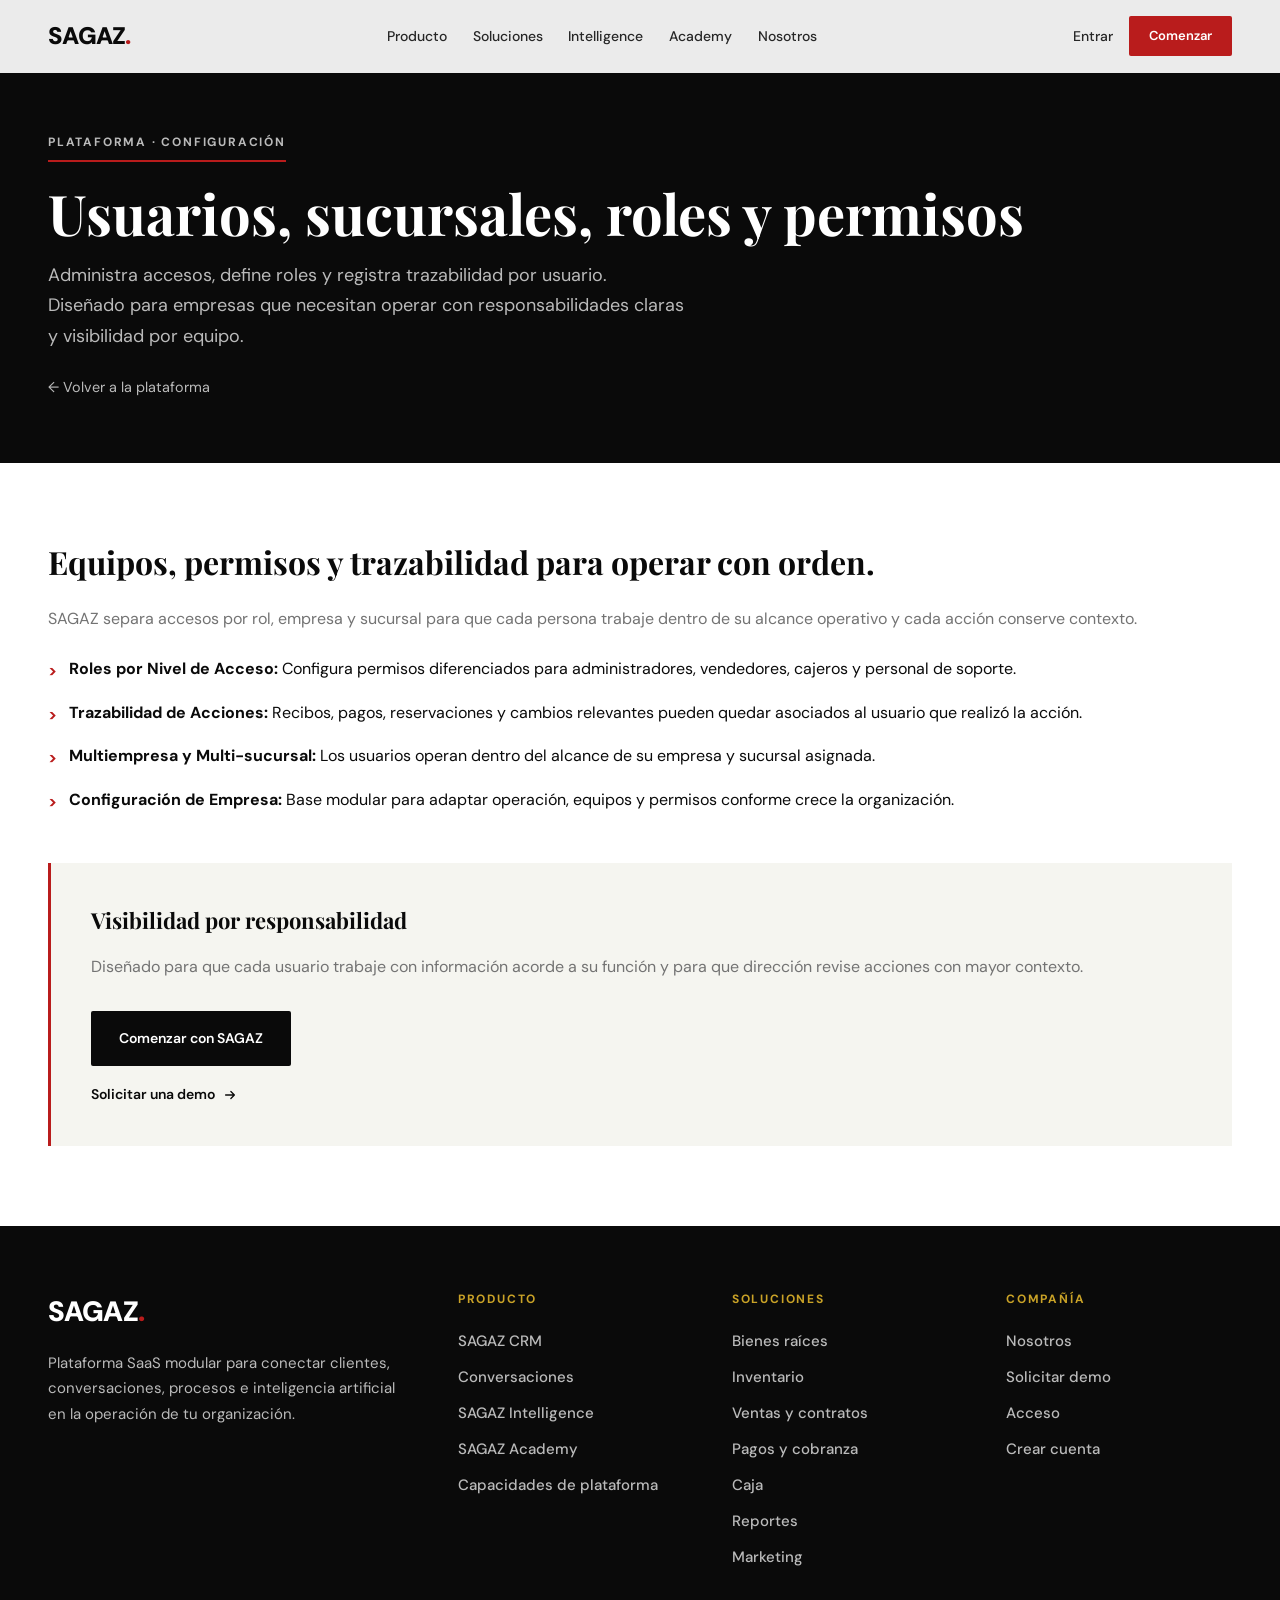
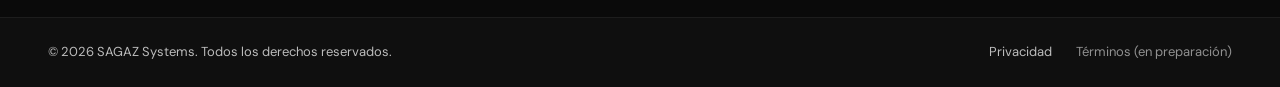
<file: usuarios.html>
<!DOCTYPE html>
<html lang="es-MX">
<head>
    <meta charset="UTF-8">
    <meta name="viewport" content="width=device-width, initial-scale=1.0">
    <meta name="description" content="Usuarios, sucursales, roles y permisos con SAGAZ. Configura equipos, accesos y trazabilidad operativa dentro de una plataforma SaaS modular.">
    <meta name="robots" content="index, follow">
    <link rel="canonical" href="https://sagaz.cloud/usuarios.html">
    <meta property="og:title" content="Usuarios, Sucursales y Permisos | SAGAZ">
    <meta property="og:description" content="Configura empresas, sucursales, usuarios, roles y permisos para operar con trazabilidad por equipo.">
    <meta property="og:type" content="website">
    <meta property="og:url" content="https://sagaz.cloud/usuarios.html">
    <meta property="og:image" content="https://sagaz.cloud/assets/img/og-sagaz.jpg">
    <meta property="og:image:width" content="1200">
    <meta property="og:image:height" content="630">
    <meta property="og:image:type" content="image/jpeg">
    <meta property="og:image:alt" content="SAGAZ - Plataforma SaaS modular para usuarios y permisos">
    <meta property="og:site_name" content="SAGAZ">
    <meta property="og:locale" content="es_MX">
    <meta name="twitter:card" content="summary_large_image">
    <meta name="twitter:title" content="Usuarios, Sucursales y Permisos | SAGAZ">
    <meta name="twitter:description" content="Configura empresas, sucursales, usuarios, roles y permisos para operar con trazabilidad por equipo.">
    <meta name="twitter:image" content="https://sagaz.cloud/assets/img/og-sagaz.jpg">
    <link rel="preconnect" href="https://fonts.googleapis.com">
    <link rel="preconnect" href="https://fonts.gstatic.com" crossorigin>
    <link href="https://fonts.googleapis.com/css2?family=Playfair+Display:ital,wght@0,400;0,600;0,700;0,900;1,400&family=DM+Sans:ital,opsz,wght@0,9..40,300;0,9..40,400;0,9..40,500;0,9..40,600;0,9..40,700;1,9..40,400&display=swap" rel="stylesheet">
    <link rel="icon" type="image/svg+xml" href="favicon.svg?v=2">
    <link rel="stylesheet" href="css/styles.css?v=2">
    <noscript>
        <style>.reveal-up, .reveal-fade { opacity: 1; transform: none; }</style>
    </noscript>
    <script type="application/ld+json">{"@context":"https://schema.org","@type":"WebPage","name":"Usuarios, Sucursales y Permisos | SAGAZ","description":"Gestión de usuarios, sucursales, roles, permisos y trazabilidad del ecosistema SAGAZ."}</script>
</head>
<body>
    <a href="#main-content" class="skip-link">Saltar al contenido principal</a>

    <header class="navbar" role="banner">
        <div class="container nav-content">
            <a href="index.html" class="logo" aria-label="SAGAZ Inicio">SAGAZ<span class="dot" aria-hidden="true">.</span></a>
            <nav class="nav-links" role="navigation" aria-label="Navegación principal">
                <a href="index.html#productos" class="nav-link">Producto</a>
                <a href="index.html#soluciones" class="nav-link">Soluciones</a>
                <a href="intelligence.html" class="nav-link">Intelligence</a>
                <a href="academy.html" class="nav-link">Academy</a>
                <a href="index.html#equipo" class="nav-link">Nosotros</a>
            </nav>
            <div class="nav-actions">
                <a href="https://app.sagaz.cloud/login" class="nav-link nav-link--login">Entrar</a>
                <a href="https://app.sagaz.cloud/register" class="btn-rojo">Comenzar</a>
                <button class="menu-toggle" aria-label="Abrir menú" aria-expanded="false" aria-controls="mobile-menu">
                    <span class="menu-bar"></span>
                    <span class="menu-bar"></span>
                    <span class="menu-bar"></span>
                </button>
            </div>
        </div>
        <div class="mobile-menu" id="mobile-menu" aria-hidden="true">
            <nav class="mobile-nav" role="navigation" aria-label="Navegación móvil">
                <a href="index.html#productos" class="mobile-nav-link">Producto</a>
                <a href="index.html#soluciones" class="mobile-nav-link">Soluciones</a>
                <a href="intelligence.html" class="mobile-nav-link">Intelligence</a>
                <a href="academy.html" class="mobile-nav-link">Academy</a>
                <a href="index.html#equipo" class="mobile-nav-link">Nosotros</a>
                <a href="https://app.sagaz.cloud/register" class="mobile-nav-link">Comenzar</a>
                <a href="https://app.sagaz.cloud/login" class="mobile-nav-link mobile-nav-link--cta">Entrar al sistema</a>
            </nav>
        </div>
    </header>

    <main id="main-content">
        <section class="internal-hero" aria-labelledby="usr-title">
            <div class="container internal-hero-content">
                <span class="overline">Plataforma · Configuración</span>
                <h1 id="usr-title" class="internal-title">Usuarios, sucursales, roles y permisos</h1>
                <p class="internal-desc">Administra accesos, define roles y registra trazabilidad por usuario. Diseñado para empresas que necesitan operar con responsabilidades claras y visibilidad por equipo.</p>
                <p class="internal-back"><a href="index.html#plataforma">&larr; Volver a la plataforma</a></p>
            </div>
        </section>

        <section class="module-section" aria-labelledby="usr-features">
            <div class="container module-grid">
                <div class="module-text">
                    <h2 id="usr-features">Equipos, permisos y trazabilidad para operar con orden.</h2>
                    <p>SAGAZ separa accesos por rol, empresa y sucursal para que cada persona trabaje dentro de su alcance operativo y cada acción conserve contexto.</p>
                    <ul class="feature-list">
                        <li>
                            <span class="feature-icon" aria-hidden="true">&gt;</span>
                            <span><strong>Roles por Nivel de Acceso:</strong> Configura permisos diferenciados para administradores, vendedores, cajeros y personal de soporte.</span>
                        </li>
                        <li>
                            <span class="feature-icon" aria-hidden="true">&gt;</span>
                            <span><strong>Trazabilidad de Acciones:</strong> Recibos, pagos, reservaciones y cambios relevantes pueden quedar asociados al usuario que realizó la acción.</span>
                        </li>
                        <li>
                            <span class="feature-icon" aria-hidden="true">&gt;</span>
                            <span><strong>Multiempresa y Multi-sucursal:</strong> Los usuarios operan dentro del alcance de su empresa y sucursal asignada.</span>
                        </li>
                        <li>
                            <span class="feature-icon" aria-hidden="true">&gt;</span>
                            <span><strong>Configuración de Empresa:</strong> Base modular para adaptar operación, equipos y permisos conforme crece la organización.</span>
                        </li>
                    </ul>
                </div>
                <aside class="module-sidebar">
                    <h3>Visibilidad por responsabilidad</h3>
                    <p>Diseñado para que cada usuario trabaje con información acorde a su función y para que dirección revise acciones con mayor contexto.</p>
                    <div class="module-sidebar-actions">
                        <a href="https://app.sagaz.cloud/register" class="btn-primary">Comenzar con SAGAZ</a>
                        <a href="demo.html" class="link-arrow">
                            <span>Solicitar una demo</span>
                            <svg width="14" height="14" viewBox="0 0 16 16" fill="none" aria-hidden="true"><path d="M3 8h10M9 4l4 4-4 4" stroke="currentColor" stroke-width="1.5" stroke-linecap="round" stroke-linejoin="round"/></svg>
                        </a>
                    </div>
                </aside>
            </div>
        </section>
    </main>

    <footer class="footer" role="contentinfo">
        <div class="container footer-grid footer-grid--wide">
            <div class="footer-brand">
                <a href="index.html" class="logo-footer" aria-label="SAGAZ Inicio">SAGAZ<span aria-hidden="true">.</span></a>
                <p class="footer-tagline">Plataforma SaaS modular para conectar clientes, conversaciones, procesos e inteligencia artificial en la operación de tu organización.</p>
            </div>
            <div class="footer-links-col">
                <h4>Producto</h4>
                <nav aria-label="Enlaces de producto">
                    <a href="crm.html">SAGAZ CRM</a>
                    <a href="conversaciones.html">Conversaciones</a>
                    <a href="intelligence.html">SAGAZ Intelligence</a>
                    <a href="academy.html">SAGAZ Academy</a>
                    <a href="usuarios.html">Capacidades de plataforma</a>
                </nav>
            </div>
            <div class="footer-links-col">
                <h4>Soluciones</h4>
                <nav aria-label="Enlaces de soluciones">
                    <a href="bienes-raices.html">Bienes raíces</a>
                    <a href="inventario.html">Inventario</a>
                    <a href="ventas.html">Ventas y contratos</a>
                    <a href="financiero.html">Pagos y cobranza</a>
                    <a href="caja.html">Caja</a>
                    <a href="reportes.html">Reportes</a>
                    <a href="marketing.html">Marketing</a>
                </nav>
            </div>
            <div class="footer-links-col">
                <h4>Compañía</h4>
                <nav aria-label="Enlaces de compañía">
                    <a href="index.html#equipo">Nosotros</a>
                    <a href="demo.html">Solicitar demo</a>
                    <a href="https://app.sagaz.cloud/login">Acceso</a>
                    <a href="https://app.sagaz.cloud/register">Crear cuenta</a>
                </nav>
            </div>
        </div>
        <div class="footer-bottom">
            <div class="container footer-bottom-inner">
                <p>&copy; 2026 SAGAZ Systems. Todos los derechos reservados.</p>
                <nav class="footer-legal" aria-label="Legal">
                    <a href="politica-de-privacidad.html">Privacidad</a>
                    <span class="footer-legal-pending" title="Documento en preparación">Términos (en preparación)</span>
                </nav>
            </div>
        </div>
    </footer>

    <script src="js/main.js?v=2"></script>
</body>
</html>
</file>
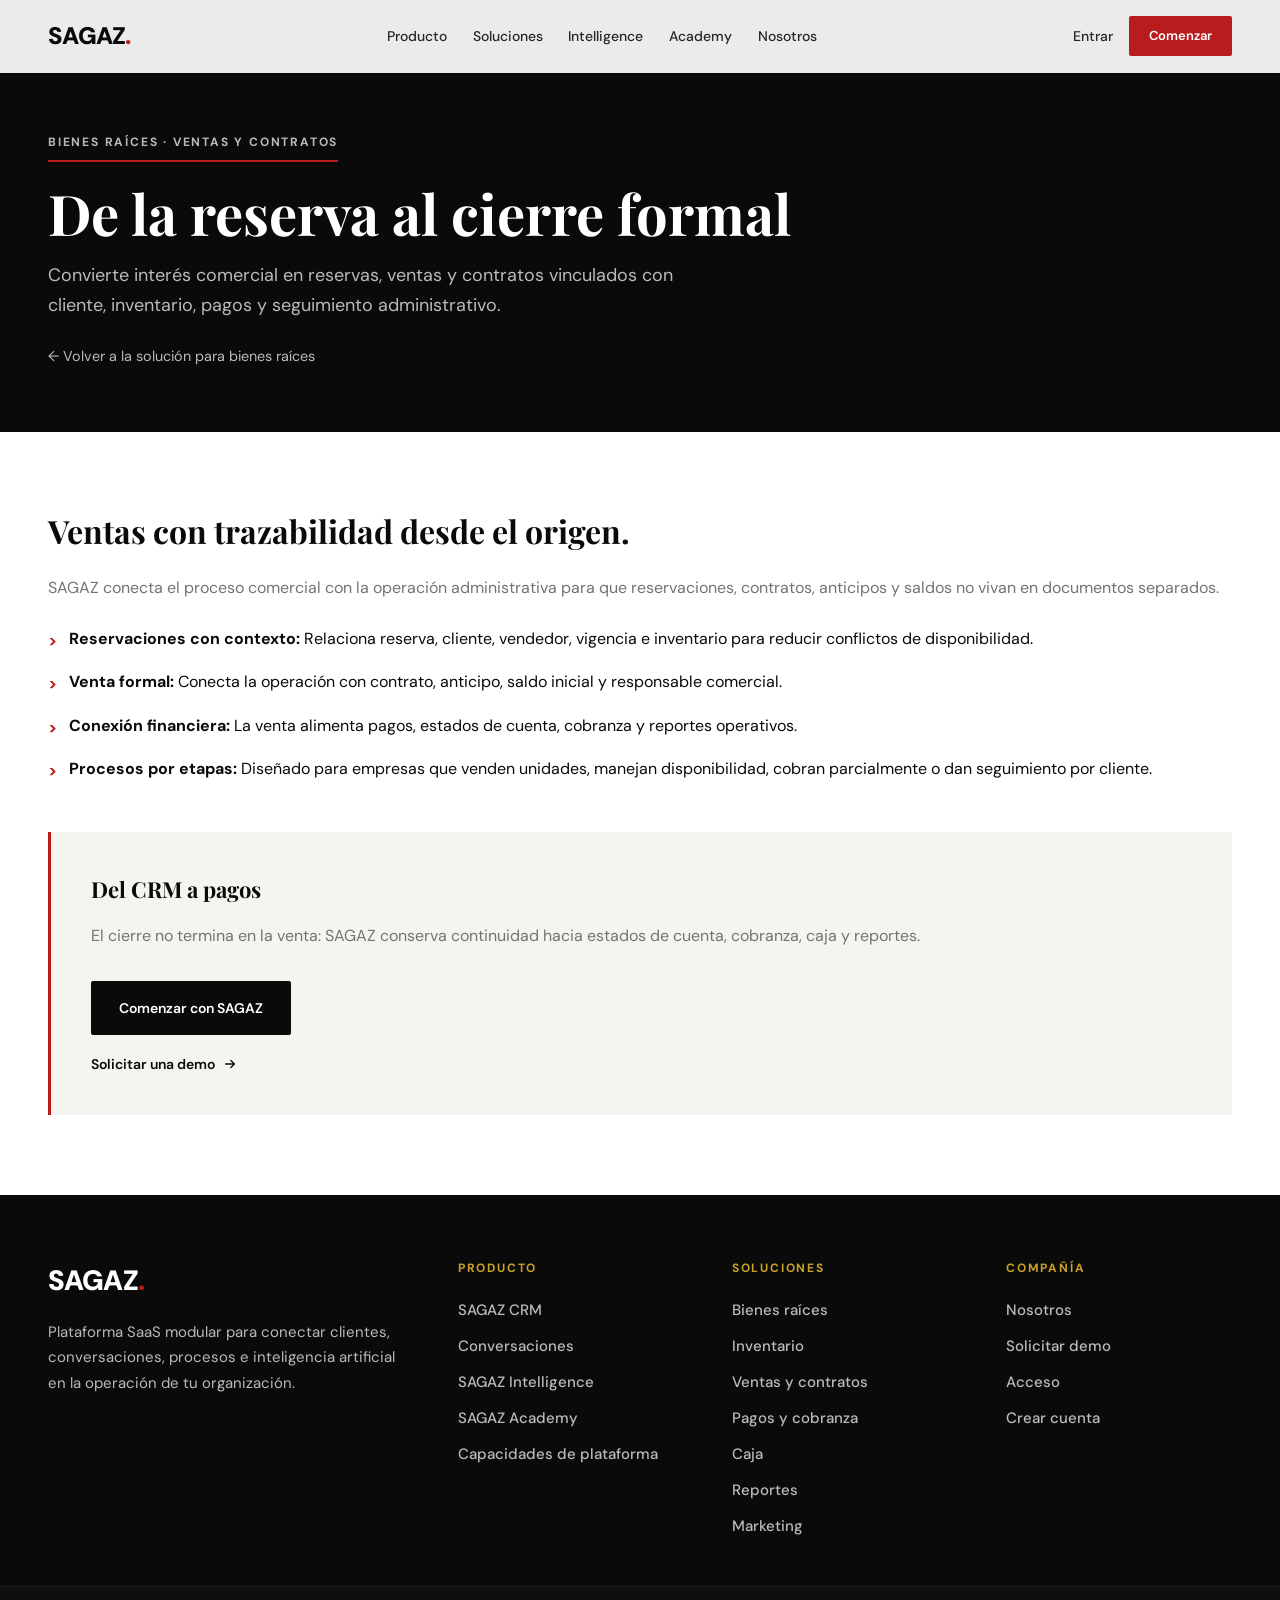
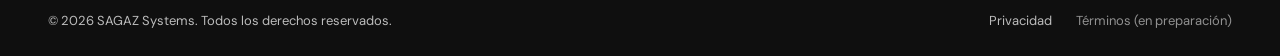
<file: ventas.html>
<!DOCTYPE html>
<html lang="es-MX">
<head>
    <meta charset="UTF-8">
    <meta name="viewport" content="width=device-width, initial-scale=1.0">
    <meta http-equiv="X-UA-Compatible" content="IE=edge">

    <!-- SEO Core -->
    <title>Reservaciones, Ventas y Contratos | SAGAZ</title>
    <meta name="description" content="Reservaciones, ventas y contratos con SAGAZ. Conecta prospectos, inventario, contratos, anticipos y pagos dentro de una plataforma SaaS modular.">
    <meta name="robots" content="index, follow, max-snippet:160, max-image-preview:large">
    <link rel="canonical" href="https://sagaz.cloud/ventas.html">

    <!-- Open Graph -->
    <meta property="og:type" content="website">
    <meta property="og:locale" content="es_MX">
    <meta property="og:url" content="https://sagaz.cloud/ventas.html">
    <meta property="og:title" content="Reservaciones, Ventas y Contratos | SAGAZ">
    <meta property="og:description" content="Del prospecto a la reservación, contrato y seguimiento de pagos con trazabilidad operativa.">
    <meta property="og:image" content="https://sagaz.cloud/assets/img/og-sagaz.jpg">
    <meta property="og:image:width" content="1200">
    <meta property="og:image:height" content="630">
    <meta property="og:image:type" content="image/jpeg">
    <meta property="og:image:alt" content="SAGAZ - Reservaciones, ventas y contratos">
    <meta property="og:site_name" content="SAGAZ">

    <!-- Twitter Card -->
    <meta name="twitter:card" content="summary_large_image">
    <meta name="twitter:title" content="Reservaciones, Ventas y Contratos | SAGAZ">
    <meta name="twitter:description" content="Reservaciones, ventas y contratos conectados con inventario, pagos y cobranza.">
    <meta name="twitter:image" content="https://sagaz.cloud/assets/img/og-sagaz.jpg">

    <!-- Favicon -->
    <link rel="icon" type="image/svg+xml" href="favicon.svg?v=2">

    <!-- Preconnect -->
    <link rel="preconnect" href="https://fonts.googleapis.com">
    <link rel="preconnect" href="https://fonts.gstatic.com" crossorigin>

    <!-- Fonts -->
    <link href="https://fonts.googleapis.com/css2?family=Playfair+Display:ital,wght@0,400;0,600;0,700;0,900;1,400&family=DM+Sans:ital,opsz,wght@0,9..40,300;0,9..40,400;0,9..40,500;0,9..40,600;0,9..40,700;1,9..40,400&display=swap" rel="stylesheet">

    <link rel="stylesheet" href="css/styles.css?v=2">
    <noscript>
        <style>.reveal-up, .reveal-fade { opacity: 1; transform: none; }</style>
    </noscript>
    <script type="application/ld+json">{"@context":"https://schema.org","@type":"WebPage","name":"Reservaciones, Ventas y Contratos | SAGAZ","description":"Gestión de reservaciones, ventas y contratos dentro del ecosistema SAGAZ.","url":"https://sagaz.cloud/ventas.html"}</script>
</head>
<body>
    <a href="#main-content" class="skip-link">Saltar al contenido principal</a>

    <header class="navbar" role="banner">
        <div class="container nav-content">
            <a href="index.html" class="logo" aria-label="SAGAZ Inicio">SAGAZ<span class="dot" aria-hidden="true">.</span></a>
            <nav class="nav-links" role="navigation" aria-label="Navegación principal">
                <a href="index.html#productos" class="nav-link">Producto</a>
                <a href="index.html#soluciones" class="nav-link">Soluciones</a>
                <a href="intelligence.html" class="nav-link">Intelligence</a>
                <a href="academy.html" class="nav-link">Academy</a>
                <a href="index.html#equipo" class="nav-link">Nosotros</a>
            </nav>
            <div class="nav-actions">
                <a href="https://app.sagaz.cloud/login" class="nav-link nav-link--login">Entrar</a>
                <a href="https://app.sagaz.cloud/register" class="btn-rojo">Comenzar</a>
                <button class="menu-toggle" aria-label="Abrir menú" aria-expanded="false" aria-controls="mobile-menu">
                    <span class="menu-bar"></span>
                    <span class="menu-bar"></span>
                    <span class="menu-bar"></span>
                </button>
            </div>
        </div>
        <div class="mobile-menu" id="mobile-menu" aria-hidden="true">
            <nav class="mobile-nav" role="navigation" aria-label="Navegación móvil">
                <a href="index.html#productos" class="mobile-nav-link">Producto</a>
                <a href="index.html#soluciones" class="mobile-nav-link">Soluciones</a>
                <a href="intelligence.html" class="mobile-nav-link">Intelligence</a>
                <a href="academy.html" class="mobile-nav-link">Academy</a>
                <a href="index.html#equipo" class="mobile-nav-link">Nosotros</a>
                <a href="https://app.sagaz.cloud/register" class="mobile-nav-link">Comenzar</a>
                <a href="https://app.sagaz.cloud/login" class="mobile-nav-link mobile-nav-link--cta">Entrar al sistema</a>
            </nav>
        </div>
    </header>

    <main id="main-content">
        <section class="internal-hero" aria-labelledby="ventas-title">
            <div class="container internal-hero-content">
                <span class="overline">Bienes raíces · Ventas y contratos</span>
                <h1 id="ventas-title" class="internal-title">De la reserva al cierre formal</h1>
                <p class="internal-desc">Convierte interés comercial en reservas, ventas y contratos vinculados con cliente, inventario, pagos y seguimiento administrativo.</p>
                <p class="internal-back"><a href="bienes-raices.html">&larr; Volver a la solución para bienes raíces</a></p>
            </div>
        </section>

        <section class="module-section" aria-labelledby="ventas-features">
            <div class="container module-grid">
                <div class="module-text">
                    <h2 id="ventas-features">Ventas con trazabilidad desde el origen.</h2>
                    <p>SAGAZ conecta el proceso comercial con la operación administrativa para que reservaciones, contratos, anticipos y saldos no vivan en documentos separados.</p>
                    <ul class="feature-list">
                        <li>
                            <span class="feature-icon" aria-hidden="true">&gt;</span>
                            <span><strong>Reservaciones con contexto:</strong> Relaciona reserva, cliente, vendedor, vigencia e inventario para reducir conflictos de disponibilidad.</span>
                        </li>
                        <li>
                            <span class="feature-icon" aria-hidden="true">&gt;</span>
                            <span><strong>Venta formal:</strong> Conecta la operación con contrato, anticipo, saldo inicial y responsable comercial.</span>
                        </li>
                        <li>
                            <span class="feature-icon" aria-hidden="true">&gt;</span>
                            <span><strong>Conexión financiera:</strong> La venta alimenta pagos, estados de cuenta, cobranza y reportes operativos.</span>
                        </li>
                        <li>
                            <span class="feature-icon" aria-hidden="true">&gt;</span>
                            <span><strong>Procesos por etapas:</strong> Diseñado para empresas que venden unidades, manejan disponibilidad, cobran parcialmente o dan seguimiento por cliente.</span>
                        </li>
                    </ul>
                </div>
                <aside class="module-sidebar">
                    <h3>Del CRM a pagos</h3>
                    <p>El cierre no termina en la venta: SAGAZ conserva continuidad hacia estados de cuenta, cobranza, caja y reportes.</p>
                    <div class="module-sidebar-actions">
                        <a href="https://app.sagaz.cloud/register" class="btn-primary">Comenzar con SAGAZ</a>
                        <a href="demo.html" class="link-arrow">
                            <span>Solicitar una demo</span>
                            <svg width="14" height="14" viewBox="0 0 16 16" fill="none" aria-hidden="true"><path d="M3 8h10M9 4l4 4-4 4" stroke="currentColor" stroke-width="1.5" stroke-linecap="round" stroke-linejoin="round"/></svg>
                        </a>
                    </div>
                </aside>
            </div>
        </section>
    </main>

    <footer class="footer" role="contentinfo">
        <div class="container footer-grid footer-grid--wide">
            <div class="footer-brand">
                <a href="index.html" class="logo-footer" aria-label="SAGAZ Inicio">SAGAZ<span aria-hidden="true">.</span></a>
                <p class="footer-tagline">Plataforma SaaS modular para conectar clientes, conversaciones, procesos e inteligencia artificial en la operación de tu organización.</p>
            </div>
            <div class="footer-links-col">
                <h4>Producto</h4>
                <nav aria-label="Enlaces de producto">
                    <a href="crm.html">SAGAZ CRM</a>
                    <a href="conversaciones.html">Conversaciones</a>
                    <a href="intelligence.html">SAGAZ Intelligence</a>
                    <a href="academy.html">SAGAZ Academy</a>
                    <a href="usuarios.html">Capacidades de plataforma</a>
                </nav>
            </div>
            <div class="footer-links-col">
                <h4>Soluciones</h4>
                <nav aria-label="Enlaces de soluciones">
                    <a href="bienes-raices.html">Bienes raíces</a>
                    <a href="inventario.html">Inventario</a>
                    <a href="ventas.html">Ventas y contratos</a>
                    <a href="financiero.html">Pagos y cobranza</a>
                    <a href="caja.html">Caja</a>
                    <a href="reportes.html">Reportes</a>
                    <a href="marketing.html">Marketing</a>
                </nav>
            </div>
            <div class="footer-links-col">
                <h4>Compañía</h4>
                <nav aria-label="Enlaces de compañía">
                    <a href="index.html#equipo">Nosotros</a>
                    <a href="demo.html">Solicitar demo</a>
                    <a href="https://app.sagaz.cloud/login">Acceso</a>
                    <a href="https://app.sagaz.cloud/register">Crear cuenta</a>
                </nav>
            </div>
        </div>
        <div class="footer-bottom">
            <div class="container footer-bottom-inner">
                <p>&copy; 2026 SAGAZ Systems. Todos los derechos reservados.</p>
                <nav class="footer-legal" aria-label="Legal">
                    <a href="politica-de-privacidad.html">Privacidad</a>
                    <span class="footer-legal-pending" title="Documento en preparación">Términos (en preparación)</span>
                </nav>
            </div>
        </div>
    </footer>

    <script src="js/main.js?v=2"></script>
</body>
</html>
</file>
<file: css/styles.css>
/* =========================================
   SAGAZ — Sistema de Diseño
   Estilo: Corporativo Financiero (BlackRock)
   ========================================= */

/* Variables */
:root {
    --color-black: #0a0a0a;
    --color-white: #ffffff;
    --color-cream: #f5f5f0;
    --color-gold: #c9a227;
    --color-gold-light: #e3c456;
    --color-red: #b91c1c;
    --color-red-light: #dc2626;
    --color-gray: #737373;
    --color-gray-light: #e5e5e5;
    --color-gray-dark: #262626;
    
    --font-serif: 'Playfair Display', Georgia, 'Times New Roman', serif;
    --font-sans: 'DM Sans', system-ui, -apple-system, sans-serif;
    
    --container-max: 1280px;
    --container-padding: clamp(1.25rem, 4vw, 3rem);
    
    --transition-base: 0.3s cubic-bezier(0.4, 0, 0.2, 1);
    --transition-slow: 0.6s cubic-bezier(0.4, 0, 0.2, 1);
    
    --shadow-sm: 0 1px 2px rgba(0,0,0,0.05);
    --shadow-md: 0 4px 20px rgba(0,0,0,0.08);
    --shadow-lg: 0 20px 50px rgba(0,0,0,0.12);
    
    --radius: 2px;
}

/* Reset y base */
*, *::before, *::after {
    margin: 0;
    padding: 0;
    box-sizing: border-box;
}

html {
    scroll-behavior: smooth;
    -webkit-font-smoothing: antialiased;
    -moz-osx-font-smoothing: grayscale;
}

@media (prefers-reduced-motion: reduce) {
    html { scroll-behavior: auto; }
    *, *::before, *::after {
        animation-duration: 0.01ms !important;
        animation-iteration-count: 1 !important;
        transition-duration: 0.01ms !important;
    }
}

body {
    font-family: var(--font-sans);
    font-size: 16px;
    line-height: 1.6;
    color: var(--color-black);
    background-color: var(--color-white);
    overflow-x: hidden;
}

img, picture, video, canvas, svg {
    display: block;
    max-width: 100%;
}

a {
    color: inherit;
    text-decoration: none;
}

/* Utilidades de color */
.bg-white { background-color: var(--color-white); }
.bg-cream { background-color: var(--color-cream); }
.bg-black { background-color: var(--color-black); }
.text-white { color: var(--color-white); }
.text-gray { color: var(--color-gray); }

/* Skip Link */
.skip-link {
    position: absolute;
    top: -100%;
    left: 50%;
    transform: translateX(-50%);
    background: var(--color-black);
    color: var(--color-white);
    padding: 0.75rem 1.5rem;
    font-weight: 600;
    font-size: 0.875rem;
    z-index: 9999;
    border-radius: 0 0 var(--radius) var(--radius);
    transition: top 0.3s;
}
.skip-link:focus {
    top: 0;
}

/* Container */
.container {
    width: 100%;
    max-width: var(--container-max);
    margin: 0 auto;
    padding-left: var(--container-padding);
    padding-right: var(--container-padding);
}

/* =========================================
   TIPOGRAFÍA EDITORIAL
   ========================================= */

.overline {
    display: inline-block;
    font-family: var(--font-sans);
    font-size: 0.75rem;
    font-weight: 700;
    text-transform: uppercase;
    letter-spacing: 0.15em;
    margin-bottom: 1.25rem;
    color: var(--color-gray);
    border-bottom: 2px solid var(--color-red);
    padding-bottom: 0.5rem;
}

.overline-black {
    display: inline-block;
    font-family: var(--font-sans);
    font-size: 0.7rem;
    font-weight: 700;
    text-transform: uppercase;
    letter-spacing: 0.15em;
    margin-bottom: 1rem;
    color: var(--color-black);
    opacity: 0.6;
}

.overline-red-line {
    display: inline-block;
    font-family: var(--font-sans);
    font-size: 0.75rem;
    font-weight: 700;
    text-transform: uppercase;
    letter-spacing: 0.15em;
    margin-bottom: 1.25rem;
    color: var(--color-red);
    position: relative;
}

.overline-red-line::after {
    content: '';
    display: block;
    width: 40px;
    height: 2px;
    background-color: var(--color-red);
    margin-top: 0.5rem;
}

.section-title {
    font-family: var(--font-serif);
    font-size: clamp(2rem, 5vw, 3.5rem);
    font-weight: 700;
    line-height: 1.1;
    letter-spacing: -0.02em;
    margin-bottom: 1.5rem;
    color: var(--color-black);
}

.section-title em {
    font-style: italic;
    font-weight: 400;
    color: var(--color-gray);
}

.section-desc {
    font-size: 1.125rem;
    line-height: 1.7;
    color: var(--color-gray);
    max-width: 640px;
}

/* =========================================
   BOTONES
   ========================================= */

.btn-primary,
.btn-ghost,
.btn-rojo {
    display: inline-flex;
    align-items: center;
    gap: 0.5rem;
    font-family: var(--font-sans);
    font-size: 0.875rem;
    font-weight: 600;
    padding: 1rem 1.75rem;
    border-radius: var(--radius);
    transition: all var(--transition-base);
    cursor: pointer;
    border: none;
    white-space: nowrap;
}

.btn-primary {
    background-color: var(--color-black);
    color: var(--color-white);
}

.btn-primary:hover,
.btn-primary:focus-visible {
    background-color: var(--color-gray-dark);
    transform: translateY(-1px);
    box-shadow: var(--shadow-md);
}

.btn-primary--light {
    background-color: var(--color-white);
    color: var(--color-black);
}

.btn-primary--light:hover,
.btn-primary--light:focus-visible {
    background-color: var(--color-cream);
}

.btn-ghost {
    background-color: transparent;
    color: var(--color-black);
    border: 1px solid var(--color-gray-light);
}

.btn-ghost:hover,
.btn-ghost:focus-visible {
    border-color: var(--color-black);
    background-color: rgba(0,0,0,0.02);
}

.btn-rojo {
    background-color: var(--color-red);
    color: var(--color-white);
    padding: 0.625rem 1.25rem;
    font-size: 0.8125rem;
}

.btn-rojo:hover,
.btn-rojo:focus-visible {
    background-color: var(--color-red-light);
    transform: translateY(-1px);
}

.link-arrow,
.link-arrow-light {
    display: inline-flex;
    align-items: center;
    gap: 0.5rem;
    font-weight: 600;
    font-size: 0.875rem;
    transition: gap var(--transition-base);
}

.link-arrow { color: var(--color-black); }
.link-arrow-light { color: var(--color-white); }

.link-arrow:hover,
.link-arrow:focus-visible,
.link-arrow-light:hover,
.link-arrow-light:focus-visible {
    gap: 0.75rem;
}

/* =========================================
   NAVEGACIÓN
   ========================================= */

.navbar {
    position: fixed;
    top: 0;
    left: 0;
    right: 0;
    z-index: 1000;
    background: rgba(255,255,255,0.92);
    backdrop-filter: blur(12px);
    -webkit-backdrop-filter: blur(12px);
    border-bottom: 1px solid transparent;
    transition: border-color var(--transition-base), box-shadow var(--transition-base);
}

.navbar.is-scrolled {
    border-bottom-color: var(--color-gray-light);
    box-shadow: 0 1px 3px rgba(0,0,0,0.04);
}

.nav-content {
    display: flex;
    align-items: center;
    justify-content: space-between;
    height: 64px;
}

.logo {
    font-family: var(--font-sans);
    font-size: 1.5rem;
    font-weight: 900;
    letter-spacing: -0.03em;
    color: var(--color-black);
}

.logo .dot {
    color: var(--color-red);
}

.nav-links {
    display: none;
    align-items: center;
    gap: 2rem;
}

.nav-link {
    font-size: 0.875rem;
    font-weight: 500;
    color: var(--color-gray-dark);
    position: relative;
    padding: 0.25rem 0;
}

.nav-link::after {
    content: '';
    position: absolute;
    bottom: 0;
    left: 0;
    width: 0;
    height: 1.5px;
    background: var(--color-black);
    transition: width var(--transition-base);
}

.nav-link:hover::after,
.nav-link:focus-visible::after {
    width: 100%;
}

.nav-link--highlight {
    color: var(--color-red);
    font-weight: 600;
}

.nav-actions {
    display: flex;
    align-items: center;
    gap: 1rem;
}

/* Menú hamburguesa */
.menu-toggle {
    display: flex;
    flex-direction: column;
    justify-content: center;
    gap: 5px;
    width: 32px;
    height: 32px;
    background: none;
    border: none;
    cursor: pointer;
    padding: 0;
}

.menu-bar {
    display: block;
    width: 22px;
    height: 2px;
    background-color: var(--color-black);
    transition: all 0.3s ease;
    transform-origin: center;
}

.menu-toggle.is-active .menu-bar:nth-child(1) {
    transform: translateY(7px) rotate(45deg);
}

.menu-toggle.is-active .menu-bar:nth-child(2) {
    opacity: 0;
}

.menu-toggle.is-active .menu-bar:nth-child(3) {
    transform: translateY(-7px) rotate(-45deg);
}

/* Menú móvil */
.mobile-menu {
    position: fixed;
    top: 64px;
    left: 0;
    right: 0;
    height: calc(100vh - 64px);
    height: calc(100dvh - 64px);
    background: var(--color-white);
    padding: 2rem var(--container-padding);
    transform: translateX(100%);
    transition: transform var(--transition-slow);
    z-index: 1001;
    overflow-y: auto;
    -webkit-overflow-scrolling: touch;
}

.mobile-menu.is-open {
    transform: translateX(0);
}

.mobile-nav {
    display: flex;
    flex-direction: column;
    gap: 0;
}

.mobile-nav-link {
    font-size: 1.5rem;
    font-weight: 600;
    padding: 1.25rem 0;
    border-bottom: 1px solid var(--color-gray-light);
    color: var(--color-black);
    transition: color var(--transition-base);
}

.mobile-nav-link:hover,
.mobile-nav-link:focus-visible {
    color: var(--color-red);
}

.mobile-nav-link--cta {
    color: var(--color-red);
    margin-top: 1rem;
    border-bottom: none;
}

/* =========================================
   HERO
   ========================================= */

.hero {
    position: relative;
    padding: calc(64px + 4rem) 0 5rem;
    background: var(--color-white);
    overflow: hidden;
}

.hero-grid {
    display: grid;
    gap: 3rem;
    align-items: center;
}

.hero-title {
    font-family: var(--font-serif);
    font-size: clamp(2.5rem, 6vw, 4.5rem);
    font-weight: 700;
    line-height: 1.05;
    letter-spacing: -0.03em;
    margin-bottom: 1.5rem;
    color: var(--color-black);
}

.hero-title em {
    font-style: italic;
    font-weight: 400;
    color: var(--color-gray);
}

.hero-desc {
    font-size: 1.125rem;
    line-height: 1.7;
    color: var(--color-gray);
    margin-bottom: 2.5rem;
    max-width: 540px;
}

.hero-actions {
    display: flex;
    flex-wrap: wrap;
    gap: 1rem;
}

.hero-visual {
    position: relative;
    width: 100%;
    aspect-ratio: 4/3;
    background: linear-gradient(135deg, #f5f5f0 0%, #e8e8e0 100%);
    border-radius: var(--radius);
    overflow: hidden;
}

/* Scroll indicator */
.hero-scroll-indicator {
    display: none;
    position: absolute;
    bottom: 2rem;
    left: 50%;
    transform: translateX(-50%);
}

.scroll-line {
    display: block;
    width: 1px;
    height: 48px;
    background: linear-gradient(to bottom, var(--color-gray), transparent);
    animation: scrollPulse 2s ease-in-out infinite;
}

@keyframes scrollPulse {
    0%, 100% { opacity: 0.3; transform: scaleY(0.5); }
    50% { opacity: 1; transform: scaleY(1); }
}

/* =========================================
   STATS BAR
   ========================================= */

.stats-bar {
    background: var(--color-black);
    padding: 3rem 0;
    border-top: 1px solid rgba(255,255,255,0.08);
}

.stats-grid {
    display: grid;
    grid-template-columns: 1fr;
    gap: 2rem;
    text-align: center;
}

.stat-item {
    display: flex;
    flex-direction: column;
    align-items: center;
    justify-content: center;
    gap: 0.5rem;
    text-align: center;
}

.stat-number {
    font-family: var(--font-sans);
    font-size: clamp(0.875rem, 1.5vw, 1.0625rem);
    font-weight: 700;
    color: var(--color-white);
    line-height: 1.3;
    text-transform: uppercase;
    letter-spacing: 0.08em;
}

.stat-suffix {
    font-family: var(--font-serif);
    font-size: clamp(1.5rem, 3vw, 2rem);
    font-weight: 400;
    color: var(--color-gold);
    line-height: 1;
}

.stat-label {
    display: block;
    width: 100%;
    font-size: 0.8125rem;
    font-weight: 500;
    color: var(--color-gray);
    text-transform: uppercase;
    letter-spacing: 0.1em;
    white-space: nowrap;
    hyphens: none;
}

.stat-divider {
    display: none;
    width: 1px;
    height: 48px;
    background: rgba(255,255,255,0.1);
    align-self: center;
}

/* =========================================
   YELLOW BANNER
   ========================================= */

.yellow-banner {
    background: linear-gradient(135deg, #e8c84a 0%, #d4b43a 100%);
    padding: 0;
}

.banner-grid {
    display: grid;
    grid-template-columns: 1fr;
}

.banner-item {
    padding: 2.5rem var(--container-padding);
    border-bottom: 1px solid rgba(0,0,0,0.08);
}

.banner-item:last-child {
    border-bottom: none;
}

.banner-item h3 {
    font-family: var(--font-serif);
    font-size: 1.5rem;
    font-weight: 700;
    margin-bottom: 0.75rem;
    color: var(--color-black);
}

.banner-item p {
    font-size: 0.9375rem;
    color: rgba(0,0,0,0.65);
    margin-bottom: 1.25rem;
    line-height: 1.6;
}

/* =========================================
   MÓDULOS
   ========================================= */

.modules {
    padding: 5rem 0;
    background: var(--color-cream);
}

.section-header {
    margin-bottom: 3.5rem;
}

.cards-grid {
    display: grid;
    grid-template-columns: 1fr;
    gap: 1.5rem;
}

.br-card {
    background: var(--color-white);
    border-radius: var(--radius);
    overflow: hidden;
    display: flex;
    flex-direction: column;
    box-shadow: var(--shadow-sm);
    transition: transform var(--transition-base), box-shadow var(--transition-base);
    border: 1px solid rgba(0,0,0,0.04);
}

.br-card:hover {
    transform: translateY(-4px);
    box-shadow: var(--shadow-lg);
}

.br-card-body {
    padding: 2rem;
    flex-grow: 1;
}

.card-icon {
    display: inline-flex;
    align-items: center;
    justify-content: center;
    width: 56px;
    height: 56px;
    background: var(--color-cream);
    border-radius: var(--radius);
    margin-bottom: 1.5rem;
    color: var(--color-black);
}

.br-card-body h3 {
    font-family: var(--font-serif);
    font-size: 1.375rem;
    font-weight: 700;
    margin-bottom: 0.75rem;
    line-height: 1.25;
}

.br-card-body strong {
    display: block;
    font-size: 0.9375rem;
    font-weight: 600;
    color: var(--color-red);
    margin-bottom: 0.75rem;
    line-height: 1.4;
}

.br-card-body p {
    font-size: 0.9375rem;
    line-height: 1.7;
    color: var(--color-gray);
}

.br-card-footer {
    background: var(--color-black);
    padding: 1.25rem 2rem;
    transition: background var(--transition-base);
}

.br-card:hover .br-card-footer {
    background: var(--color-gray-dark);
}

/* =========================================
   ABOUT / EQUIPO
   ========================================= */

.about {
    padding: 5rem 0;
    background: var(--color-black);
    position: relative;
}

.about::before {
    content: '';
    position: absolute;
    top: 0;
    left: 0;
    right: 0;
    height: 1px;
    background: linear-gradient(90deg, transparent, rgba(255,255,255,0.1), transparent);
}

.team-profiles-grid {
    display: grid;
    grid-template-columns: 1fr;
    gap: 3rem;
    margin-top: 3rem;
}

.team-profile {
    position: relative;
}

.profile-header {
    margin-bottom: 1.25rem;
}

.team-profile h3 {
    font-family: var(--font-serif);
    font-size: 1.75rem;
    font-weight: 700;
    margin-bottom: 0.25rem;
}

.role {
    display: block;
    font-size: 0.8125rem;
    font-weight: 600;
    text-transform: uppercase;
    letter-spacing: 0.12em;
    color: var(--color-gold);
}

.profile-line {
    width: 40px;
    height: 1px;
    background: rgba(255,255,255,0.2);
    margin-bottom: 1.25rem;
}

.team-profile p {
    font-size: 0.9375rem;
    line-height: 1.7;
}

/* =========================================
   CTA SECTION
   ========================================= */

.cta-section {
    padding: 5rem 0;
    background: var(--color-gold);
    position: relative;
    overflow: hidden;
}

.cta-grid {
    display: grid;
    grid-template-columns: 1fr;
    gap: 2rem;
    align-items: center;
    position: relative;
    z-index: 1;
}

.cta-title {
    font-family: var(--font-serif);
    font-size: clamp(2rem, 4vw, 3rem);
    font-weight: 700;
    line-height: 1.15;
    color: var(--color-black);
    margin-bottom: 1rem;
}

.cta-desc {
    font-size: 1.0625rem;
    line-height: 1.7;
    color: rgba(0,0,0,0.7);
    margin-bottom: 2rem;
    max-width: 480px;
}

.cta-visual {
    position: relative;
    height: 200px;
    opacity: 0.15;
}

.cta-pattern {
    position: absolute;
    inset: 0;
    background-image: 
        linear-gradient(rgba(0,0,0,0.3) 1px, transparent 1px),
        linear-gradient(90deg, rgba(0,0,0,0.3) 1px, transparent 1px);
    background-size: 40px 40px;
    transform: skewX(-12deg);
}

/* =========================================
   FOOTER
   ========================================= */

.footer {
    background: var(--color-black);
    padding-top: 4rem;
    color: var(--color-white);
}

.footer-grid {
    display: grid;
    grid-template-columns: 1fr;
    gap: 2.5rem;
    padding-bottom: 3rem;
    border-bottom: 1px solid rgba(255,255,255,0.08);
}

.logo-footer {
    display: inline-block;
    font-family: var(--font-sans);
    font-size: 1.75rem;
    font-weight: 900;
    letter-spacing: -0.03em;
    color: var(--color-white);
    margin-bottom: 1rem;
}

.logo-footer span {
    color: var(--color-red);
}

.footer-tagline {
    font-size: 0.9375rem;
    line-height: 1.7;
    color: var(--color-gray);
    max-width: 360px;
}

.footer-links-col h4 {
    font-size: 0.75rem;
    font-weight: 700;
    text-transform: uppercase;
    letter-spacing: 0.15em;
    color: var(--color-gold);
    margin-bottom: 1.25rem;
}

.footer-links-col nav {
    display: flex;
    flex-direction: column;
    gap: 0.75rem;
}

.footer-links-col a {
    font-size: 0.9375rem;
    font-weight: 500;
    color: var(--color-gray);
    transition: color var(--transition-base);
}

.footer-links-col a:hover,
.footer-links-col a:focus-visible {
    color: var(--color-white);
}

.footer-bottom {
    padding: 1.5rem 0;
    background: rgba(255,255,255,0.02);
}

.footer-bottom-inner {
    display: flex;
    flex-direction: column;
    gap: 1rem;
    align-items: center;
    text-align: center;
}

.footer-bottom p {
    font-size: 0.8125rem;
    color: var(--color-gray);
}

.footer-legal {
    display: flex;
    gap: 1.5rem;
}

.footer-legal a {
    font-size: 0.8125rem;
    color: var(--color-gray);
    transition: color var(--transition-base);
}

.footer-legal a:hover,
.footer-legal a:focus-visible {
    color: var(--color-white);
}

/* =========================================
   ANIMACIONES REVEAL
   ========================================= */

.reveal-up,
.reveal-fade {
    opacity: 0;
    transition: opacity 0.8s cubic-bezier(0.4, 0, 0.2, 1),
                transform 0.8s cubic-bezier(0.4, 0, 0.2, 1);
    transition-delay: var(--delay, 0s);
}

.reveal-up {
    transform: translateY(32px);
}

.reveal-fade {
    transform: scale(0.96);
}

.reveal-up.is-visible,
.reveal-fade.is-visible {
    opacity: 1;
    transform: translateY(0) scale(1);
}

/* =========================================
   TABLET (768px+)
   ========================================= */

@media (min-width: 768px) {
    .hero {
        padding: calc(64px + 6rem) 0 7rem;
    }
    
    .hero-grid {
        grid-template-columns: 1fr 1fr;
        gap: 4rem;
    }
    
    .hero-visual {
        aspect-ratio: auto;
        height: 100%;
        min-height: 420px;
    }
    
    .stats-grid {
        grid-template-columns: repeat(2, 1fr);
        text-align: left;
        gap: 2rem 3rem;
    }
    
    .stat-item {
        justify-content: center;
        align-items: center;
        text-align: center;
    }

    .stat-label {
        text-align: center;
    }
    
    .banner-grid {
        grid-template-columns: repeat(3, 1fr);
    }
    
    .banner-item {
        border-bottom: none;
        border-right: 1px solid rgba(0,0,0,0.08);
        padding: 3rem 2rem;
    }
    
    .banner-item:last-child {
        border-right: none;
    }
    
    .cards-grid {
        grid-template-columns: repeat(2, 1fr);
        gap: 1.5rem;
    }
    
    .team-profiles-grid {
        grid-template-columns: 1fr 1fr;
        gap: 4rem;
        margin-top: 4rem;
    }
    
    .team-border {
        padding-left: 3rem;
        border-left: 1px solid rgba(255,255,255,0.12);
    }
    
    .cta-grid {
        grid-template-columns: 2fr 1fr;
    }
    
    .cta-visual {
        height: auto;
    }
    
    .module-grid {
        grid-template-columns: 2fr 1fr;
        gap: 4rem;
    }

    .demo-grid {
        grid-template-columns: 1fr 1fr;
    }

    .footer-grid {
        grid-template-columns: 2fr 1fr 1fr;
        gap: 3rem;
    }

    .footer-bottom-inner {
        flex-direction: row;
        justify-content: space-between;
        text-align: left;
    }

    .hero-scroll-indicator {
        display: block;
    }

    .pain-grid {
        grid-template-columns: 1fr 1fr;
        gap: 4rem;
        align-items: start;
    }

    .flow-steps {
        grid-template-columns: repeat(6, 1fr);
    }

    .flow-connector {
        display: block;
        width: 24px;
        height: 1px;
        background: var(--color-gray-light);
        align-self: start;
        margin-top: 2rem;
    }

    .security-grid {
        grid-template-columns: repeat(3, 1fr);
    }

    .audience-grid {
        grid-template-columns: repeat(4, 1fr);
    }
}

/* =========================================
   DESKTOP (1024px+)
   ========================================= */

@media (min-width: 1024px) {
    .nav-links {
        display: flex;
    }

    .menu-toggle {
        display: none;
    }

    .mobile-menu {
        display: none !important;
    }

    .nav-content {
        height: 72px;
    }
    
    .hero {
        padding: calc(72px + 8rem) 0 9rem;
    }
    
    .hero-grid {
        gap: 6rem;
    }
    
    .stats-bar {
        padding: 4rem 0;
    }
    
    .stats-grid {
        grid-template-columns: repeat(4, 1fr);
        align-items: center;
        gap: 0;
    }
    
    .stat-divider {
        display: block;
    }
    
    .stat-item {
        justify-content: center;
        text-align: center;
    }
    
    .stat-label {
        text-align: center;
    }
    
    .modules {
        padding: 7rem 0;
    }
    
    .section-header {
        margin-bottom: 5rem;
    }
    
    .cards-grid {
        gap: 2rem;
    }
    
    .br-card-body {
        padding: 2.5rem;
    }
    
    .br-card-footer {
        padding: 1.5rem 2.5rem;
    }
    
    .about {
        padding: 7rem 0;
    }
    
    .cta-section {
        padding: 6rem 0;
    }
}

/* =========================================
   WIDE (1280px+)
   ========================================= */

@media (min-width: 1280px) {
    .hero-grid {
        gap: 8rem;
    }
    
    .hero-visual {
        min-height: 480px;
    }
}

/* =========================================
   PÁGINAS INTERNAS
   ========================================= */

.internal-hero {
    padding: calc(64px + 4rem) 0 4rem;
    background: var(--color-black);
}

.internal-hero .overline {
    color: var(--color-gray);
    border-bottom-color: var(--color-red);
    margin-bottom: 1.25rem;
}

.internal-title {
    font-family: var(--font-serif);
    font-size: clamp(2rem, 5vw, 3.5rem);
    font-weight: 700;
    line-height: 1.1;
    margin-bottom: 1rem;
    color: var(--color-white);
}

.internal-desc {
    font-size: 1.125rem;
    max-width: 640px;
    line-height: 1.7;
    color: var(--color-gray);
}

.module-section {
    padding: 5rem 0;
    background: var(--color-white);
}

.module-grid {
    display: grid;
    grid-template-columns: 1fr;
    gap: 3rem;
    align-items: start;
}

.module-text h2 {
    font-family: var(--font-serif);
    font-size: clamp(1.5rem, 3vw, 2rem);
    font-weight: 700;
    margin-bottom: 1.5rem;
    line-height: 1.2;
}

.module-text > p {
    margin-bottom: 1.5rem;
    color: var(--color-gray);
    line-height: 1.7;
    font-size: 1rem;
}

.feature-list {
    list-style: none;
    display: flex;
    flex-direction: column;
    gap: 1rem;
}

.feature-list li {
    display: flex;
    gap: 0.75rem;
    align-items: flex-start;
}

.feature-icon {
    color: var(--color-red);
    font-weight: 700;
    flex-shrink: 0;
    margin-top: 2px;
}

.feature-list strong {
    color: var(--color-black);
}

.module-sidebar {
    background: var(--color-cream);
    padding: 2.5rem;
    border-left: 3px solid var(--color-red);
}

.module-sidebar h3 {
    font-family: var(--font-serif);
    font-size: 1.375rem;
    font-weight: 700;
    margin-bottom: 0.5rem;
}

.module-sidebar p {
    margin: 1rem 0 2rem;
    color: var(--color-gray);
    line-height: 1.6;
}

/* Demo Page */
.demo-section {
    min-height: 100vh;
    padding-top: calc(64px + 3rem);
    padding-bottom: 4rem;
    background: var(--color-cream);
}

.demo-grid {
    display: grid;
    grid-template-columns: 1fr;
    gap: 3rem;
    align-items: start;
}

.demo-text h1 {
    font-family: var(--font-serif);
    font-size: clamp(2rem, 5vw, 3rem);
    font-weight: 700;
    line-height: 1.1;
    margin-bottom: 1rem;
}

.demo-text > p {
    font-size: 1.0625rem;
    color: var(--color-gray);
    line-height: 1.7;
    margin-bottom: 2rem;
}

.demo-benefits {
    list-style: none;
    display: flex;
    flex-direction: column;
    gap: 1rem;
}

.demo-benefits li {
    display: flex;
    gap: 0.75rem;
    align-items: flex-start;
    font-weight: 500;
}

.demo-form-card {
    background: var(--color-white);
    padding: 2.5rem;
    border: 1px solid var(--color-gray-light);
    box-shadow: var(--shadow-sm);
    border-radius: var(--radius);
}

/* Auth / Login */
.auth-page {
    min-height: 100vh;
    display: flex;
    flex-direction: column;
}

.auth-main {
    flex-grow: 1;
    display: flex;
    align-items: center;
    justify-content: center;
    padding: 2rem;
}

.auth-card {
    background: var(--color-white);
    padding: 3rem;
    box-shadow: var(--shadow-md);
    width: 100%;
    max-width: 480px;
    border-top: 3px solid var(--color-red);
    border-radius: var(--radius);
}

.auth-header {
    margin-bottom: 2.5rem;
    text-align: center;
}

.auth-header .logo {
    font-size: 2rem;
    display: block;
    margin-bottom: 0.5rem;
    color: var(--color-black);
}

.auth-header p {
    color: var(--color-gray);
    font-size: 0.9375rem;
}

.auth-footer {
    margin-top: 2rem;
    text-align: center;
    font-size: 0.9rem;
    border-top: 1px solid var(--color-gray-light);
    padding-top: 1.5rem;
    color: var(--color-gray);
}

.form-group {
    margin-bottom: 1.5rem;
}

.form-label {
    display: block;
    font-weight: 700;
    margin-bottom: 0.5rem;
    font-size: 0.875rem;
}

.form-input {
    width: 100%;
    padding: 1rem;
    border: 1px solid var(--color-gray-light);
    font-family: inherit;
    font-size: 1rem;
    background: var(--color-white);
    transition: border-color 0.3s;
}

.form-input:focus {
    outline: none;
    border-color: var(--color-black);
}

.forgot-link {
    font-size: 0.85rem;
    text-decoration: underline;
    color: var(--color-gray);
}

/* =========================================
   PAIN SECTION
   ========================================= */

.pain-section {
    padding: 5rem 0;
    background: var(--color-white);
}

.pain-grid {
    display: grid;
    grid-template-columns: 1fr;
    gap: 3rem;
    align-items: start;
}

.pain-header {
    position: relative;
}

@media (min-width: 768px) {
    .pain-header {
        position: sticky;
        top: 100px;
    }
}

.pain-list {
    list-style: none;
    display: flex;
    flex-direction: column;
    gap: 2rem;
}

.pain-list li {
    display: flex;
    gap: 1.25rem;
    align-items: flex-start;
    padding-bottom: 2rem;
    border-bottom: 1px solid var(--color-gray-light);
}

.pain-list li:last-child {
    border-bottom: none;
    padding-bottom: 0;
}

.pain-num {
    font-family: var(--font-serif);
    font-size: 1.5rem;
    font-weight: 700;
    color: var(--color-red);
    line-height: 1;
    flex-shrink: 0;
    min-width: 36px;
    opacity: 0.5;
}

.pain-content {
    display: flex;
    flex-direction: column;
    gap: 0.375rem;
}

.pain-content strong {
    font-size: 1.0625rem;
    font-weight: 700;
    color: var(--color-black);
}

.pain-content span {
    font-size: 0.9375rem;
    line-height: 1.7;
    color: var(--color-gray);
}

/* =========================================
   FLOW SECTION
   ========================================= */

.flow-section {
    padding: 5rem 0;
    background: var(--color-cream);
}

.flow-steps {
    display: grid;
    grid-template-columns: 1fr;
    gap: 1.5rem;
}

.flow-step {
    background: var(--color-white);
    padding: 2rem;
    border: 1px solid rgba(0,0,0,0.04);
    box-shadow: var(--shadow-sm);
    transition: transform var(--transition-base), box-shadow var(--transition-base);
}

.flow-step:hover {
    transform: translateY(-3px);
    box-shadow: var(--shadow-md);
}

.flow-number {
    display: block;
    font-family: var(--font-serif);
    font-size: 2rem;
    font-weight: 700;
    color: var(--color-red);
    opacity: 0.35;
    line-height: 1;
    margin-bottom: 1rem;
}

.flow-step h3 {
    font-family: var(--font-serif);
    font-size: 1.25rem;
    font-weight: 700;
    margin-bottom: 0.5rem;
    color: var(--color-black);
}

.flow-step p {
    font-size: 0.9375rem;
    line-height: 1.6;
    color: var(--color-gray);
}

.flow-connector {
    display: none;
}

.flow-steps--wide {
    position: relative;
}

.flow-steps--wide .flow-step {
    border-top: 3px solid var(--color-red);
}

@media (min-width: 768px) {
    .flow-steps--wide {
        grid-template-columns: repeat(2, minmax(0, 1fr));
    }
}

@media (min-width: 1024px) {
    .flow-steps--wide {
        grid-template-columns: repeat(5, minmax(0, 1fr));
    }
}

/* =========================================
   OPERATING FOCUS
   ========================================= */

.operating-focus {
    padding: clamp(5rem, 8vw, 7.5rem) 0;
    background: var(--color-white);
}

.focus-grid {
    display: grid;
    grid-template-columns: 1fr;
    gap: clamp(1.25rem, 2vw, 2rem);
}

.focus-card {
    position: relative;
    overflow: hidden;
    min-height: 260px;
    padding: clamp(1.75rem, 3vw, 2.5rem);
    background: rgba(255,255,255,0.86);
    border: 1px solid rgba(0,0,0,0.06);
    border-radius: 6px;
    box-shadow: var(--shadow-sm);
    transition: transform var(--transition-base), box-shadow var(--transition-base), border-color var(--transition-base);
}

.focus-card::after {
    content: '';
    position: absolute;
    right: -80px;
    bottom: -80px;
    width: 190px;
    height: 190px;
    border: 1px solid rgba(185,28,28,0.14);
    border-radius: 50%;
}

.focus-card:hover {
    transform: translateY(-4px);
    box-shadow: var(--shadow-lg);
    border-color: rgba(0,0,0,0.12);
}

.focus-card--large {
    background: var(--color-black);
    color: var(--color-white);
}

.focus-card--accent {
    background: var(--color-cream);
}

.focus-kicker {
    display: block;
    margin-bottom: 1rem;
    font-size: 0.72rem;
    font-weight: 800;
    letter-spacing: 0.14em;
    text-transform: uppercase;
    color: var(--color-red);
}

.focus-card--large .focus-kicker {
    color: var(--color-gold);
}

.focus-card h3 {
    position: relative;
    z-index: 1;
    max-width: 560px;
    margin-bottom: 1rem;
    font-family: var(--font-serif);
    font-size: clamp(1.4rem, 2.4vw, 2.15rem);
    line-height: 1.1;
}

.focus-card p {
    position: relative;
    z-index: 1;
    max-width: 620px;
    color: var(--color-gray);
    line-height: 1.7;
}

.focus-card--large p {
    color: rgba(255,255,255,0.68);
}

.focus-card--accent p {
    color: rgba(0,0,0,0.72);
}

@media (min-width: 768px) {
    .focus-grid {
        grid-template-columns: repeat(2, minmax(0, 1fr));
    }

    .focus-card--large,
    .focus-card--accent {
        grid-column: span 2;
    }
}

@media (min-width: 1024px) {
    .focus-grid {
        grid-template-columns: repeat(4, minmax(0, 1fr));
    }

    .focus-card--large {
        grid-column: span 2;
        grid-row: span 2;
    }

    .focus-card--accent {
        grid-column: span 2;
    }
}

/* =========================================
   SECURITY SECTION
   ========================================= */

.security-section {
    padding: 5rem 0;
    background: var(--color-black);
    position: relative;
}

.security-section::before {
    content: '';
    position: absolute;
    top: 0;
    left: 0;
    right: 0;
    height: 1px;
    background: linear-gradient(90deg, transparent, rgba(255,255,255,0.1), transparent);
}

.security-grid {
    display: grid;
    grid-template-columns: 1fr;
    gap: 1.5rem;
}

.security-card {
    background: rgba(255,255,255,0.02);
    border: 1px solid rgba(255,255,255,0.06);
    padding: 2rem;
    transition: background var(--transition-base), border-color var(--transition-base);
}

.security-card:hover {
    background: rgba(255,255,255,0.04);
    border-color: rgba(255,255,255,0.1);
}

.security-kicker {
    display: block;
    margin-bottom: 0.85rem;
    font-size: 0.68rem;
    font-weight: 800;
    letter-spacing: 0.16em;
    text-transform: uppercase;
    color: var(--color-gold);
}

.security-card h3 {
    font-family: var(--font-serif);
    font-size: 1.25rem;
    font-weight: 700;
    margin-bottom: 0.75rem;
}

.security-card p {
    font-size: 0.9375rem;
    line-height: 1.7;
}

/* =========================================
   AUDIENCE SECTION
   ========================================= */

.audience-section {
    padding: 5rem 0;
    background: var(--color-white);
}

.audience-grid {
    display: grid;
    grid-template-columns: 1fr;
    gap: 1.5rem;
}

.audience-card {
    background: var(--color-white);
    padding: 2rem;
    border: 1px solid var(--color-gray-light);
    transition: transform var(--transition-base), box-shadow var(--transition-base);
}

.audience-card:hover {
    transform: translateY(-3px);
    box-shadow: var(--shadow-md);
}

.audience-icon {
    display: inline-flex;
    align-items: center;
    justify-content: center;
    width: 48px;
    height: 48px;
    background: var(--color-cream);
    border-radius: var(--radius);
    margin-bottom: 1.25rem;
    color: var(--color-black);
}

.audience-card h3 {
    font-family: var(--font-serif);
    font-size: 1.125rem;
    font-weight: 700;
    margin-bottom: 0.5rem;
    color: var(--color-black);
}

.audience-card p {
    font-size: 0.9375rem;
    line-height: 1.6;
    color: var(--color-gray);
}

/* =========================================
   DESKTOP CARDS 3-COL
   ========================================= */

@media (min-width: 1024px) {
    .cards-grid {
        grid-template-columns: repeat(3, 1fr);
    }
}

/* =========================================
   FOCUS VISIBLE (accesibilidad)
   ========================================= */

:focus {
    outline: none;
}

:focus-visible {
    outline: 2px solid var(--color-red);
    outline-offset: 2px;
}

/* =========================================
   REDUCED MOTION
   ========================================= */

@media (prefers-reduced-motion: reduce) {
    .reveal-up,
    .reveal-fade {
        opacity: 1;
        transform: none;
        transition: none;
    }
    
    .scroll-line {
        animation: none;
    }
}

/* =========================================
   AJUSTES INDEX SAGAZ — Correcciones layout
   ========================================= */

/* ---------- STATS BAR CORREGIDA ---------- */

.stats-bar {
    background: var(--color-black);
    padding: clamp(3.5rem, 5vw, 5rem) 0;
    border-top: 1px solid rgba(255,255,255,0.08);
    border-bottom: 4px solid var(--color-gold);
}

.stats-grid {
    display: grid;
    grid-template-columns: 1fr;
    gap: 2.75rem;
    text-align: center;
}

.stat-item {
    position: relative;
    display: flex;
    flex-direction: column;
    align-items: center;
    justify-content: center;

    min-height: 110px;
    padding: 0 1.5rem;
    gap: 0.95rem;
    text-align: center;
}

.stat-number {
    display: block;
    font-family: var(--font-sans);
    font-size: clamp(0.95rem, 1vw, 1.15rem);
    font-weight: 800;
    color: var(--color-white);
    line-height: 1.2;
    text-transform: uppercase;
    letter-spacing: 0.12em;
}

.stat-label {
    display: block;
    max-width: 220px;
    margin: 0 auto;

    font-size: 0.78rem;
    font-weight: 500;
    color: var(--color-gray);
    line-height: 1.55;
    text-transform: uppercase;
    letter-spacing: 0.14em;
    white-space: nowrap;
    hyphens: none;
}

.stat-divider {
    display: none !important;
}

@media (min-width: 768px) {
    .stats-grid {
        grid-template-columns: repeat(2, minmax(0, 1fr));
        gap: 3rem 0;
    }

    .stat-item:nth-child(odd)::after {
        content: "";
        position: absolute;
        top: 18%;
        right: 0;
        width: 1px;
        height: 64%;
        background: rgba(255,255,255,0.1);
    }
}

@media (min-width: 1024px) {
    .stats-grid {
        grid-template-columns: repeat(4, minmax(0, 1fr));
        gap: 0;
    }

    .stat-item {
        min-height: 130px;
        padding: 0 2.25rem;
    }

    .stat-item::after {
        content: "";
        position: absolute;
        top: 20%;
        right: 0;
        width: 1px;
        height: 60%;
        background: rgba(255,255,255,0.12);
    }

    .stat-item:last-child::after {
        display: none;
    }
}


/* ---------- PROBLEMA CORREGIDO ---------- */

.pain-section {
    padding: clamp(5rem, 8vw, 8rem) 0;
    background: var(--color-white);
    overflow: visible;
}

.pain-grid {
    display: grid;
    grid-template-columns: 1fr;
    gap: 3rem;
    align-items: start;
}

/* Quitamos sticky porque era lo que hacía que el título quedara fijo
   mientras los puntos pasaban encima */
.pain-header {
    position: static !important;
    top: auto !important;
    z-index: auto;
}

.pain-title {
    max-width: 620px;
    font-size: clamp(2.45rem, 4.5vw, 4.35rem);
    line-height: 1.02;
    margin-bottom: 1.75rem;
}

.pain-title em {
    white-space: normal;
}

.pain-header .section-desc {
    max-width: 570px;
    font-size: clamp(1rem, 1.2vw, 1.15rem);
    line-height: 1.75;
}

.pain-list {
    position: relative;
    z-index: 1;
}

.pain-list li {
    gap: 1.5rem;
    padding: 0 0 2rem;
    margin: 0;
}

.pain-num {
    min-width: 48px;
    font-size: 1.65rem;
}

.pain-content strong {
    font-size: 1.08rem;
    line-height: 1.35;
}

.pain-content span {
    font-size: 0.98rem;
    line-height: 1.7;
}

@media (min-width: 1024px) {
    .pain-grid {
        grid-template-columns: minmax(0, 0.9fr) minmax(0, 1.1fr);
        gap: clamp(4rem, 6vw, 7rem);
    }
}


/* ---------- AUDITORÍA: “NO DESAPARECEN” CORREGIDO ---------- */

.security-section {
    padding: clamp(5.5rem, 8vw, 8rem) 0;
}

.security-section .section-header {
    margin-bottom: clamp(3rem, 5vw, 5rem);
}

.security-title {
    max-width: 780px;
    line-height: 1.04;
}

.security-title span {
    display: inline;
}

.security-title em {
    color: var(--color-gray);
    font-style: italic;
    font-weight: 400;
    white-space: nowrap;
}

@media (max-width: 520px) {
    .security-title em {
        white-space: normal;
    }
}


/* ---------- EQUIPO: “DETRÁS” CORREGIDO ---------- */

.about {
    padding: clamp(5.5rem, 8vw, 8rem) 0;
}

.about .section-header {
    margin-bottom: clamp(3rem, 5vw, 5rem);
}

.team-title {
    max-width: 780px;
    line-height: 1.05;
}

.team-title em {
    color: var(--color-gray);
    font-style: italic;
    font-weight: 400;
}

/* =========================================
   LANDING ESTRATÉGICA — Hero operativo
   ========================================= */

.nav-links {
    gap: clamp(1rem, 2vw, 1.65rem);
}

.hero-proof {
    display: flex;
    flex-wrap: wrap;
    align-items: center;
    gap: 0.8rem 1rem;
    max-width: 640px;
    margin: -0.4rem 0 2rem;
}

.hero-audience {
    flex: 1 1 260px;
    color: var(--color-gray);
    font-size: 0.93rem;
    line-height: 1.55;
}

.hero-dashboard {
    min-height: 420px;
    padding: clamp(1rem, 2.4vw, 1.6rem);
    background:
        radial-gradient(circle at 18% 18%, rgba(201,162,39,0.18), transparent 30%),
        linear-gradient(135deg, #f8f8f3 0%, #e9e8df 100%);
    border: 1px solid rgba(0,0,0,0.06);
    box-shadow: 0 26px 70px rgba(0,0,0,0.08);
}

.hero-dashboard::before {
    content: '';
    position: absolute;
    inset: 0;
    background-image:
        linear-gradient(rgba(10,10,10,0.035) 1px, transparent 1px),
        linear-gradient(90deg, rgba(10,10,10,0.035) 1px, transparent 1px);
    background-size: 34px 34px;
    pointer-events: none;
}

.dashboard-shell {
    position: relative;
    z-index: 1;
    display: flex;
    flex-direction: column;
    height: 100%;
    min-height: inherit;
    padding: clamp(0.85rem, 2vw, 1.2rem);
    background: rgba(255,255,255,0.88);
    border: 1px solid rgba(0,0,0,0.08);
    box-shadow: 0 20px 45px rgba(0,0,0,0.08);
    backdrop-filter: blur(10px);
}

.dashboard-topbar {
    display: flex;
    justify-content: space-between;
    align-items: center;
    gap: 1rem;
    padding-bottom: 0.9rem;
    margin-bottom: 1rem;
    border-bottom: 1px solid rgba(0,0,0,0.08);
    color: var(--color-gray);
    font-size: 0.72rem;
    font-weight: 700;
    letter-spacing: 0.12em;
    text-transform: uppercase;
}

.dashboard-topbar strong {
    color: var(--color-black);
    letter-spacing: -0.02em;
}

.dashboard-main {
    display: grid;
    grid-template-columns: minmax(0, 1.15fr) minmax(0, 0.85fr);
    grid-template-rows: auto 1fr;
    gap: clamp(0.8rem, 1.6vw, 1rem);
    flex: 1;
    min-height: 0;
}

.dashboard-panel {
    position: relative;
    overflow: hidden;
    padding: clamp(0.9rem, 1.8vw, 1.15rem);
    background: rgba(255,255,255,0.82);
    border: 1px solid rgba(0,0,0,0.07);
    box-shadow: 0 1px 0 rgba(255,255,255,0.7) inset;
}

.dashboard-panel--map {
    grid-row: span 2;
}

.panel-heading,
.status-row,
.metric-card {
    display: flex;
    align-items: center;
    justify-content: space-between;
    gap: 1rem;
}

.panel-heading {
    margin-bottom: 1rem;
}

.panel-heading span,
.status-row span,
.metric-card span {
    color: var(--color-gray);
    font-size: 0.76rem;
    font-weight: 700;
    letter-spacing: 0.04em;
    text-transform: uppercase;
}

.panel-heading small {
    color: var(--color-red);
    font-size: 0.72rem;
    font-weight: 800;
    letter-spacing: 0.08em;
    text-transform: uppercase;
}

.lot-grid {
    display: grid;
    grid-template-columns: repeat(3, minmax(0, 1fr));
    gap: 0.6rem;
    margin-bottom: 1rem;
}

.lot {
    display: flex;
    align-items: center;
    justify-content: center;
    min-height: 54px;
    border: 1px solid rgba(0,0,0,0.08);
    color: var(--color-black);
    font-size: 0.76rem;
    font-weight: 800;
    letter-spacing: 0.08em;
}

.lot--available {
    background: rgba(255,255,255,0.92);
}

.lot--reserved {
    background: rgba(201,162,39,0.18);
    border-color: rgba(201,162,39,0.42);
}

.lot--sold {
    background: rgba(10,10,10,0.86);
    border-color: rgba(10,10,10,0.86);
    color: var(--color-white);
}

.lot--inactive {
    background: rgba(115,115,115,0.1);
    color: rgba(10,10,10,0.45);
}

.lot-legend {
    display: flex;
    flex-wrap: wrap;
    gap: 0.7rem;
    color: var(--color-gray);
    font-size: 0.72rem;
    font-weight: 600;
}

.lot-legend span {
    display: inline-flex;
    align-items: center;
    gap: 0.35rem;
}

.legend-dot {
    width: 8px;
    height: 8px;
    border-radius: 50%;
    background: var(--color-white);
    border: 1px solid rgba(0,0,0,0.2);
}

.legend-dot--reserved {
    background: var(--color-gold);
    border-color: var(--color-gold);
}

.legend-dot--sold {
    background: var(--color-black);
    border-color: var(--color-black);
}

.dashboard-panel--status {
    display: flex;
    flex-direction: column;
    gap: 0.75rem;
}

.status-row {
    padding-bottom: 0.65rem;
    border-bottom: 1px solid rgba(0,0,0,0.07);
}

.status-row:last-child {
    padding-bottom: 0;
    border-bottom: none;
}

.status-row strong,
.metric-card strong {
    color: var(--color-black);
    font-size: 0.86rem;
    line-height: 1.25;
    text-align: right;
}

.status-row--alert strong {
    color: var(--color-red);
}

.dashboard-panel--metrics {
    display: grid;
    grid-template-columns: 1fr;
    gap: 0.65rem;
    background: var(--color-black);
}

.metric-card {
    padding: 0.7rem 0;
    border-bottom: 1px solid rgba(255,255,255,0.1);
}

.metric-card:last-child {
    border-bottom: none;
}

.metric-card span {
    color: rgba(255,255,255,0.52);
}

.metric-card strong {
    color: var(--color-white);
}

@media (max-width: 960px) {
    .nav-links {
        gap: 0.9rem;
    }

    .nav-link {
        font-size: 0.8rem;
    }
}

@media (max-width: 767px) {
    .hero-proof {
        margin-bottom: 1.75rem;
    }

    .hero-dashboard {
        min-height: 460px;
        aspect-ratio: auto;
    }

    .dashboard-main {
        grid-template-columns: 1fr;
        grid-template-rows: auto;
    }

    .dashboard-panel--map {
        grid-row: auto;
    }

    .dashboard-panel--status {
        display: grid;
        grid-template-columns: repeat(2, minmax(0, 1fr));
    }

    .status-row {
        align-items: flex-start;
        flex-direction: column;
        gap: 0.25rem;
    }

    .status-row strong {
        text-align: left;
    }

    .dashboard-panel--metrics {
        grid-template-columns: 1fr;
    }
}

@media (max-width: 520px) {
    .hero-audience {
        width: 100%;
    }

    .hero-dashboard {
        min-height: 500px;
        padding: 0.75rem;
    }

    .dashboard-shell {
        padding: 0.75rem;
    }

    .lot {
        min-height: 44px;
        font-size: 0.7rem;
    }

    .dashboard-panel--status {
        grid-template-columns: 1fr;
    }

    .dashboard-panel {
        padding: 0.8rem;
    }
}

/* =========================================
   LANDING REFINEMENT — Módulos y foco visual
   ========================================= */

.operating-focus {
    background: var(--color-white);
}

.focus-card--accent {
    background: var(--color-cream);
    border-color: rgba(201,162,39,0.32);
}

.focus-card--large {
    min-height: auto;
    justify-content: center;
    padding-block: clamp(1.75rem, 3vw, 2.25rem);
}

.focus-card--large p {
    max-width: 640px;
}

.focus-card--large::after {
    right: -42px;
    bottom: -72px;
    width: 150px;
    height: 150px;
    opacity: 0.65;
}

@media (min-width: 1024px) {
    .focus-grid {
        align-items: stretch;
    }

    .focus-card {
        min-height: 220px;
    }

    .focus-card--large {
        min-height: 220px;
    }
}

/* =========================================
   LANDING REFINEMENT — Legibilidad y balance
   ========================================= */

.hero {
    padding: calc(64px + 3.5rem) 0 4.5rem;
}

.hero-grid {
    gap: clamp(2rem, 5vw, 5rem);
}

.hero-title {
    max-width: 760px;
    font-size: clamp(2.35rem, 5vw, 3.95rem);
    line-height: 1.04;
    letter-spacing: -0.035em;
    margin-bottom: 1.25rem;
}

.hero-desc {
    max-width: 620px;
    font-size: clamp(1rem, 1.3vw, 1.1rem);
    line-height: 1.68;
    margin-bottom: 2rem;
}

.hero-visual {
    min-height: 300px;
}

.stats-bar {
    padding: clamp(2.5rem, 4vw, 3.75rem) 0;
}

.stats-grid {
    gap: 1.5rem;
}

.stat-item {
    min-height: 96px;
    padding: 0 1rem;
    gap: 0.65rem;
}

.stat-number {
    font-size: clamp(0.82rem, 1vw, 1rem);
    letter-spacing: 0.08em;
}

.stat-label {
    max-width: 240px;
    font-size: 0.74rem;
    line-height: 1.45;
    letter-spacing: 0.08em;
    white-space: normal;
}

.pain-section {
    padding: clamp(4.25rem, 7vw, 6.5rem) 0;
}

.pain-grid {
    gap: clamp(2.25rem, 5vw, 5rem);
}

.pain-title {
    max-width: 520px;
    font-size: clamp(2.1rem, 3.8vw, 3.45rem);
    line-height: 1.05;
    margin-bottom: 1.25rem;
}

.pain-header .section-desc {
    max-width: 600px;
    font-size: clamp(0.98rem, 1.1vw, 1.08rem);
    line-height: 1.68;
}

.pain-list {
    gap: 1.35rem;
}

.pain-list li {
    gap: 1.1rem;
    padding-bottom: 1.35rem;
}

.pain-num {
    min-width: 40px;
    font-size: 1.35rem;
}

.pain-content strong {
    font-size: 1rem;
}

.pain-content span {
    font-size: 0.94rem;
    line-height: 1.58;
}

.flow-section,
.modules,
.operating-focus,
.security-section,
.audience-section {
    padding: clamp(4.5rem, 7vw, 6.5rem) 0;
}

.flow-section .section-title,
.modules .section-title,
.operating-focus .section-title,
.security-section .section-title,
.audience-section .section-title {
    font-size: clamp(2rem, 3.8vw, 3.05rem);
    line-height: 1.08;
}

.flow-step {
    padding: 1.45rem;
}

.flow-number {
    font-size: 1.45rem;
    margin-bottom: 0.8rem;
}

.flow-step h3 {
    font-size: 1.08rem;
    margin-bottom: 0.45rem;
}

.flow-step p {
    font-size: 0.9rem;
    line-height: 1.55;
}

.cards-grid--modules {
    align-items: stretch;
}

.cards-grid--modules .br-card {
    height: 100%;
}

.cards-grid--modules .br-card-body {
    padding: clamp(1.55rem, 2.2vw, 2rem);
}

.cards-grid--modules .card-icon {
    width: 46px;
    height: 46px;
    margin-bottom: 1.15rem;
}

.cards-grid--modules .card-icon svg {
    width: 26px;
    height: 26px;
}

.cards-grid--modules .br-card-body h3 {
    font-size: clamp(1.12rem, 1.6vw, 1.28rem);
    line-height: 1.18;
    margin-bottom: 0.6rem;
}

.cards-grid--modules .br-card-body strong {
    font-size: 0.88rem;
    line-height: 1.35;
    margin-bottom: 0.65rem;
}

.cards-grid--modules .br-card-body p {
    font-size: 0.91rem;
    line-height: 1.58;
}

.cards-grid--modules .br-card-footer {
    padding: 1rem clamp(1.55rem, 2.2vw, 2rem);
}

.operating-focus .section-header {
    margin-bottom: clamp(2.5rem, 4vw, 3.4rem) !important;
}

.focus-grid {
    gap: clamp(1rem, 1.6vw, 1.5rem);
}

.focus-card {
    display: flex;
    min-height: 0;
    padding: clamp(1.45rem, 2.4vw, 2rem);
    flex-direction: column;
    justify-content: flex-start;
}

.focus-card::after {
    right: -58px;
    bottom: -58px;
    width: 138px;
    height: 138px;
}

.focus-kicker {
    margin-bottom: 0.75rem;
    font-size: 0.68rem;
    letter-spacing: 0.1em;
}

.focus-card h3 {
    max-width: 420px;
    margin-bottom: 0.75rem;
    font-size: clamp(1.28rem, 2vw, 1.7rem);
    line-height: 1.12;
}

.focus-card--large h3 {
    font-size: clamp(1.65rem, 3vw, 2.35rem);
}

.focus-card p {
    max-width: 560px;
    font-size: 0.95rem;
    line-height: 1.62;
}

.security-section .section-header {
    margin-bottom: clamp(2.5rem, 4vw, 3.5rem) !important;
}

.security-card {
    padding: 1.6rem;
}

.security-card h3,
.audience-card h3 {
    font-size: 1.08rem;
    line-height: 1.22;
}

.security-card p,
.audience-card p {
    font-size: 0.92rem;
    line-height: 1.58;
}

.audience-card {
    padding: 1.6rem;
}

.cta-title {
    font-size: clamp(1.95rem, 3.4vw, 2.65rem);
    line-height: 1.12;
}

@media (min-width: 768px) {
    .hero {
        padding: calc(64px + 4.75rem) 0 5.5rem;
    }

    .hero-visual {
        min-height: 360px;
    }

    .stats-grid {
        gap: 1.75rem 0;
    }
}

@media (min-width: 1024px) {
    .hero {
        padding: calc(72px + 5.5rem) 0 6.5rem;
    }

    .hero-visual {
        min-height: 390px;
    }

    .stat-item {
        min-height: 104px;
    }

    .cards-grid--modules {
        grid-template-columns: repeat(2, minmax(0, 1fr));
    }

    .focus-grid {
        grid-template-columns: repeat(4, minmax(0, 1fr));
        grid-auto-flow: dense;
    }

    .focus-card--large {
        grid-column: span 2;
        grid-row: span 1;
    }

    .focus-card--accent {
        grid-column: span 2;
    }
}

@media (min-width: 1180px) {
    .cards-grid--modules {
        grid-template-columns: repeat(3, minmax(0, 1fr));
    }
}

@media (max-width: 520px) {
    .hero-actions {
        align-items: stretch;
        flex-direction: column;
    }

    .hero-actions .btn-primary,
    .hero-actions .btn-ghost {
        justify-content: center;
        width: 100%;
    }

    .stat-item::after {
        display: none !important;
    }
}

.team-profiles-grid {
    margin-top: 0;
}

.team-profile h3 {
    line-height: 1.1;
}

@media (min-width: 1024px) {
    .team-profiles-grid {
        gap: 5rem;
    }

    .team-border {
        padding-left: 4rem;
    }
}


/* ---------- MEJORAS GENERALES DE ESPACIADO ---------- */

.section-title {
    text-wrap: balance;
}

.section-desc {
    text-wrap: pretty;
}

.flow-section,
.modules,
.audience-section {
    padding: clamp(5rem, 8vw, 7.5rem) 0;
}

.security-card,
.audience-card,
.br-card,
.flow-step {
    border-radius: 4px;
}

.cards-grid,
.security-grid,
.audience-grid {
    gap: clamp(1.25rem, 2vw, 2rem);
}

/* =========================================
   FIX TÍTULOS EN SECCIONES OSCURAS
   ========================================= */

/* Hace que los títulos con text-white realmente se vean blancos */
.section-title.text-white {
    color: var(--color-white) !important;
}

/* Mantiene las palabras en cursiva en gris elegante */
.section-title.text-white em {
    color: var(--color-gray);
    font-style: italic;
    font-weight: 400;
}

/* Auditoría: título completo alineado con el contenido */
.security-title {
    display: block;
    max-width: 760px;
    text-align: left;
    margin-left: 0;
    margin-right: auto;
    line-height: 1.05;
}

.security-title span {
    display: inline;
}

.security-title em {
    white-space: normal;
}

/* Equipo: título completo alineado con el contenido */
.team-title {
    display: block;
    max-width: 760px;
    text-align: left;
    margin-left: 0;
    margin-right: auto;
    line-height: 1.05;
}

.team-title em {
    color: var(--color-gray);
    font-style: italic;
    font-weight: 400;
}

/* Ajuste final del mockup del hero después de refinamientos previos. */
@media (min-width: 768px) {
    .hero-dashboard {
        min-height: 420px;
    }
}

@media (min-width: 1024px) {
    .hero-dashboard {
        min-height: 440px;
    }
}

/* =========================================
   LANDING V2 — Plataforma modular
   ========================================= */

/* --- Nav V2 --- */
.nav-link--login {
    font-size: 0.875rem;
}

.hero-chips {
    font-size: 0.8rem;
    font-weight: 700;
    letter-spacing: 0.12em;
    text-transform: uppercase;
    color: var(--color-gray);
    margin-bottom: 1.75rem;
}

.hero-access {
    margin-top: 1rem;
    font-size: 0.9rem;
}

.hero-access a {
    color: var(--color-gray);
    text-decoration: underline;
    text-underline-offset: 3px;
    transition: color var(--transition-base);
}

.hero-access a:hover,
.hero-access a:focus-visible {
    color: var(--color-red);
}

/* --- Hero: mock de plataforma --- */
.platform-panel {
    display: flex;
    flex-direction: column;
}

.chat-thread {
    display: flex;
    flex-direction: column;
    gap: 0.6rem;
}

.chat-bubble {
    max-width: 92%;
    padding: 0.6rem 0.75rem;
    font-size: 0.78rem;
    line-height: 1.45;
    border: 1px solid rgba(0,0,0,0.07);
}

.chat-bubble strong {
    display: block;
    font-size: 0.68rem;
    font-weight: 800;
    letter-spacing: 0.06em;
    text-transform: uppercase;
    color: var(--color-red);
    margin-bottom: 0.2rem;
}

.chat-bubble--in {
    align-self: flex-start;
    background: rgba(255,255,255,0.95);
    color: var(--color-gray-dark);
}

.chat-bubble--out {
    align-self: flex-end;
    background: var(--color-black);
    border-color: var(--color-black);
    color: var(--color-white);
}

.chat-stage {
    display: flex;
    align-items: center;
    justify-content: space-between;
    gap: 1rem;
    margin-top: 0.35rem;
    padding-top: 0.6rem;
    border-top: 1px dashed rgba(0,0,0,0.12);
}

.chat-stage span {
    font-size: 0.66rem;
    font-weight: 700;
    letter-spacing: 0.1em;
    text-transform: uppercase;
    color: var(--color-gray);
}

.chat-stage strong {
    font-size: 0.78rem;
    color: var(--color-black);
}

.platform-panel--intel {
    background: var(--color-black);
    border-color: var(--color-black);
}

.platform-panel--intel .panel-heading span {
    color: rgba(255,255,255,0.6);
}

.platform-panel--intel .panel-heading small {
    color: var(--color-gold);
}

.intel-state {
    display: flex;
    flex-direction: column;
    gap: 0.25rem;
    margin-bottom: 1.1rem;
}

.intel-state__label {
    font-size: 0.66rem;
    font-weight: 700;
    letter-spacing: 0.1em;
    text-transform: uppercase;
    color: rgba(255,255,255,0.6);
}

.intel-state strong {
    font-size: 0.95rem;
    line-height: 1.3;
    color: var(--color-white);
}

.intel-actions {
    display: flex;
    gap: 0.5rem;
    margin-top: auto;
}

.intel-chip {
    display: inline-flex;
    align-items: center;
    min-height: 30px;
    padding: 0.3rem 0.65rem;
    border: 1px solid rgba(255,255,255,0.28);
    color: rgba(255,255,255,0.85);
    font-size: 0.68rem;
    font-weight: 700;
    letter-spacing: 0.08em;
    text-transform: uppercase;
}

/* --- Hero: flujo simplificado --- */
.platform-hero-flow {
    display: grid;
    grid-template-columns: 1fr;
    gap: 0.75rem;
    align-items: stretch;
}

.platform-hero-link {
    display: flex;
    align-items: center;
    justify-content: center;
    color: var(--color-red);
    font-size: 1.1rem;
    transform: rotate(90deg);
    padding: 0.15rem 0;
}

.platform-panel--intel {
    justify-content: flex-start;
}

.platform-hero-secondary {
    display: grid;
    grid-template-columns: repeat(2, minmax(0, 1fr));
    gap: 0.75rem 1.5rem;
    margin-top: 1.1rem;
    padding-top: 1rem;
    border-top: 1px solid rgba(0,0,0,0.08);
}

.platform-mini {
    display: flex;
    flex-direction: column;
    gap: 0.15rem;
    min-width: 0;
}

.platform-mini span {
    font-size: 0.64rem;
    font-weight: 700;
    letter-spacing: 0.1em;
    text-transform: uppercase;
    color: var(--color-gray);
}

.platform-mini strong {
    font-size: 0.8rem;
    line-height: 1.35;
    color: var(--color-gray-dark);
}

@media (min-width: 1200px) {
    .platform-hero-flow {
        grid-template-columns: minmax(0, 1.1fr) auto minmax(0, 0.9fr);
        gap: 1rem;
    }

    .platform-hero-link {
        transform: none;
        padding: 0;
        font-size: 1.25rem;
    }
}

/* --- Superficies (strip de pilares) --- */
.stat-item--link {
    color: inherit;
    transition: background var(--transition-base);
}

.stat-item--link:hover .stat-number,
.stat-item--link:focus-visible .stat-number {
    color: var(--color-gold);
}

/* --- Productos --- */
.products-section {
    padding: clamp(5rem, 8vw, 7.5rem) 0;
    background: var(--color-white);
}

.products-grid {
    display: grid;
    grid-template-columns: 1fr;
    gap: clamp(1.25rem, 2vw, 2rem);
}

.product-card {
    display: flex;
    flex-direction: column;
    padding: clamp(1.75rem, 3vw, 2.5rem);
    background: var(--color-cream);
    border: 1px solid rgba(0,0,0,0.06);
    border-top: 3px solid var(--color-red);
    border-radius: 4px;
}

.product-card--dark {
    background: var(--color-black);
    border-color: rgba(255,255,255,0.08);
    border-top-color: var(--color-gold);
}

.product-card__kicker {
    display: block;
    margin-bottom: 1rem;
    font-size: 0.7rem;
    font-weight: 800;
    letter-spacing: 0.15em;
    text-transform: uppercase;
    color: var(--color-red);
}

.product-card--dark .product-card__kicker {
    color: var(--color-gold);
}

.product-card h3 {
    font-family: var(--font-serif);
    font-size: clamp(1.35rem, 2vw, 1.7rem);
    line-height: 1.15;
    margin-bottom: 0.85rem;
}

.product-card p {
    font-size: 0.95rem;
    line-height: 1.68;
    color: var(--color-gray);
}

.product-card--dark h3 {
    color: var(--color-white);
}

.product-card--dark p {
    color: rgba(255,255,255,0.68);
}

.product-card__caps {
    list-style: none;
    display: flex;
    flex-wrap: wrap;
    gap: 0.5rem;
    margin: 1.25rem 0 1.75rem;
}

.cap-chip {
    padding: 0.35rem 0.6rem;
    border: 1px solid rgba(0,0,0,0.12);
    background: rgba(255,255,255,0.75);
    color: var(--color-gray-dark);
    font-size: 0.72rem;
    font-weight: 600;
    letter-spacing: 0.03em;
}

.product-card--dark .cap-chip {
    background: rgba(255,255,255,0.06);
    border-color: rgba(255,255,255,0.16);
    color: rgba(255,255,255,0.82);
}

.product-card__cta {
    margin-top: auto;
}

@media (min-width: 1024px) {
    .products-grid {
        grid-template-columns: repeat(3, minmax(0, 1fr));
    }
}

/* --- Solución vertical --- */
.vertical-section {
    padding: clamp(5rem, 8vw, 7.5rem) 0;
    background: var(--color-white);
}

.vertical-grid {
    display: grid;
    grid-template-columns: 1fr;
    gap: 3rem;
    align-items: center;
}

.vertical-note {
    margin: 1rem 0 2rem;
    font-size: 0.98rem;
    line-height: 1.7;
    color: var(--color-gray-dark);
}

.vertical-section .section-desc {
    margin-bottom: 0;
}

.vertical-groups {
    display: grid;
    gap: 1.5rem;
    align-content: center;
}

.vertical-group {
    padding-bottom: 1.25rem;
    border-bottom: 1px solid rgba(0,0,0,0.08);
}

.vertical-group:last-child {
    padding-bottom: 0;
    border-bottom: none;
}

.vertical-group__label {
    display: block;
    margin-bottom: 0.4rem;
    font-size: 0.7rem;
    font-weight: 800;
    letter-spacing: 0.14em;
    text-transform: uppercase;
    color: var(--color-red);
}

.vertical-group__list {
    font-size: 0.95rem;
    line-height: 1.6;
    color: var(--color-gray-dark);
}

@media (min-width: 1024px) {
    .vertical-grid {
        grid-template-columns: minmax(0, 1fr) minmax(0, 1fr);
        gap: clamp(3rem, 6vw, 6rem);
    }
}

/* --- CTA y confianza --- */
.security-cta {
    margin-top: 2rem;
}

.cta-actions {
    display: flex;
    flex-wrap: wrap;
    gap: 1rem;
    align-items: center;
}

.cta-section .cta-ghost {
    border-color: rgba(0,0,0,0.35);
    color: var(--color-black);
}

.cta-section .cta-ghost:hover,
.cta-section .cta-ghost:focus-visible {
    border-color: var(--color-black);
    background: rgba(255,255,255,0.35);
}

/* --- Páginas de producto --- */
.module-sidebar-actions {
    display: flex;
    flex-direction: column;
    align-items: flex-start;
    gap: 1.1rem;
}

.module-link {
    margin-top: 2rem;
}

.internal-back {
    margin-top: 1.5rem;
    font-size: 0.9rem;
}

.internal-back a {
    color: var(--color-gray);
    transition: color var(--transition-base);
}

.internal-back a:hover,
.internal-back a:focus-visible {
    color: var(--color-white);
}

.feature-list--two {
    display: grid;
    grid-template-columns: 1fr;
    gap: 1rem 1.5rem;
}

@media (min-width: 768px) {
    .feature-list--two {
        grid-template-columns: repeat(2, minmax(0, 1fr));
    }
}

.steps-grid {
    display: grid;
    grid-template-columns: 1fr;
    gap: 1.5rem;
}

@media (min-width: 768px) {
    .steps-grid {
        grid-template-columns: repeat(2, minmax(0, 1fr));
    }
}

@media (min-width: 1024px) {
    .steps-grid {
        grid-template-columns: repeat(4, minmax(0, 1fr));
    }
}

/* --- Footer V2 --- */
.footer-grid--wide {
    grid-template-columns: 1fr;
}

.footer-legal-pending {
    font-size: 0.8125rem;
    color: var(--color-gray);
    opacity: 0.75;
}

.footer-legal {
    align-items: center;
}

@media (min-width: 768px) and (max-width: 1023px) {
    .footer-grid--wide {
        grid-template-columns: repeat(2, minmax(0, 1fr));
    }

    .footer-grid--wide .footer-brand {
        grid-column: 1 / -1;
    }
}

@media (min-width: 1024px) {
    .footer-grid--wide {
        grid-template-columns: 1.6fr 1fr 1fr 1fr;
    }
}

/* --- Demo V2 --- */
.demo-card-title {
    font-family: var(--font-serif);
    font-size: 1.4rem;
    font-weight: 700;
    margin-bottom: 0.75rem;
}

.demo-card-text {
    font-size: 0.95rem;
    line-height: 1.7;
    color: var(--color-gray);
    margin-bottom: 1.5rem;
}

.demo-card-actions {
    display: flex;
    flex-wrap: wrap;
    gap: 1rem;
    align-items: center;
}

.demo-card-actions--secondary {
    margin-top: 0.5rem;
}

.demo-card-note {
    margin: 1.75rem 0 1rem;
    padding-top: 1.5rem;
    border-top: 1px solid var(--color-gray-light);
    font-size: 0.88rem;
    line-height: 1.6;
    color: var(--color-gray);
}

/* --- Hero responsive V2 --- */
@media (max-width: 767px) {
    .hero-dashboard.hero-platform {
        min-height: 0;
    }
}

/* =========================================
   KRUG PASS — jerarquía, scan y contraste
   ========================================= */

@media (min-width: 768px) {
    .security-grid {
        grid-template-columns: repeat(3, minmax(0, 1fr));
    }
}

.about .overline,
.about .text-gray,
.security-section .text-gray,
.footer-tagline,
.footer-links-col a,
.footer-bottom p,
.footer-legal a,
.footer-legal-pending,
.stat-label,
.internal-desc,
.internal-hero .overline,
.internal-back a,
.last-updated {
    color: rgba(255,255,255,0.72);
}

/* =========================================
   COMMERCIAL PASS — trust, cómo funciona, FAQ
   ========================================= */

.trust-credit {
    display: flex;
    flex-wrap: wrap;
    align-items: baseline;
    justify-content: center;
    gap: 0.4rem 1rem;
    margin-top: 2.25rem;
    padding-top: 1.75rem;
    border-top: 1px solid rgba(255,255,255,0.12);
    text-align: center;
}

.trust-credit__label {
    font-size: 0.75rem;
    font-weight: 800;
    letter-spacing: 0.12em;
    text-transform: uppercase;
    color: var(--color-gold);
}

.trust-credit__copy {
    font-size: 0.85rem;
    color: rgba(255,255,255,0.72);
}

.steps-cta {
    display: flex;
    justify-content: center;
    margin-top: clamp(2rem, 4vw, 3rem);
}

.faq-section {
    padding: clamp(4.5rem, 7vw, 6.5rem) 0;
    background: var(--color-white);
}

.faq-list {
    display: grid;
    max-width: 860px;
    margin: 0 auto;
    border-top: 1px solid rgba(0,0,0,0.08);
}

.faq-item {
    border-bottom: 1px solid rgba(0,0,0,0.08);
}

.faq-item summary {
    display: flex;
    align-items: baseline;
    justify-content: space-between;
    gap: 1rem;
    padding: 1.35rem 0;
    cursor: pointer;
    font-size: 1.02rem;
    font-weight: 700;
    color: var(--color-black);
    list-style: none;
}

.faq-item summary::-webkit-details-marker {
    display: none;
}

.faq-item summary::after {
    content: '+';
    flex-shrink: 0;
    font-size: 1.3rem;
    line-height: 1;
    color: var(--color-red);
}

.faq-item[open] summary::after {
    content: '\2013';
}

.faq-item p {
    max-width: 760px;
    padding: 0 0 1.5rem;
    font-size: 0.97rem;
    line-height: 1.7;
    color: var(--color-gray-dark);
}

.faq-item summary:focus-visible {
    outline: 2px solid var(--color-red);
    outline-offset: 2px;
}
</file>
